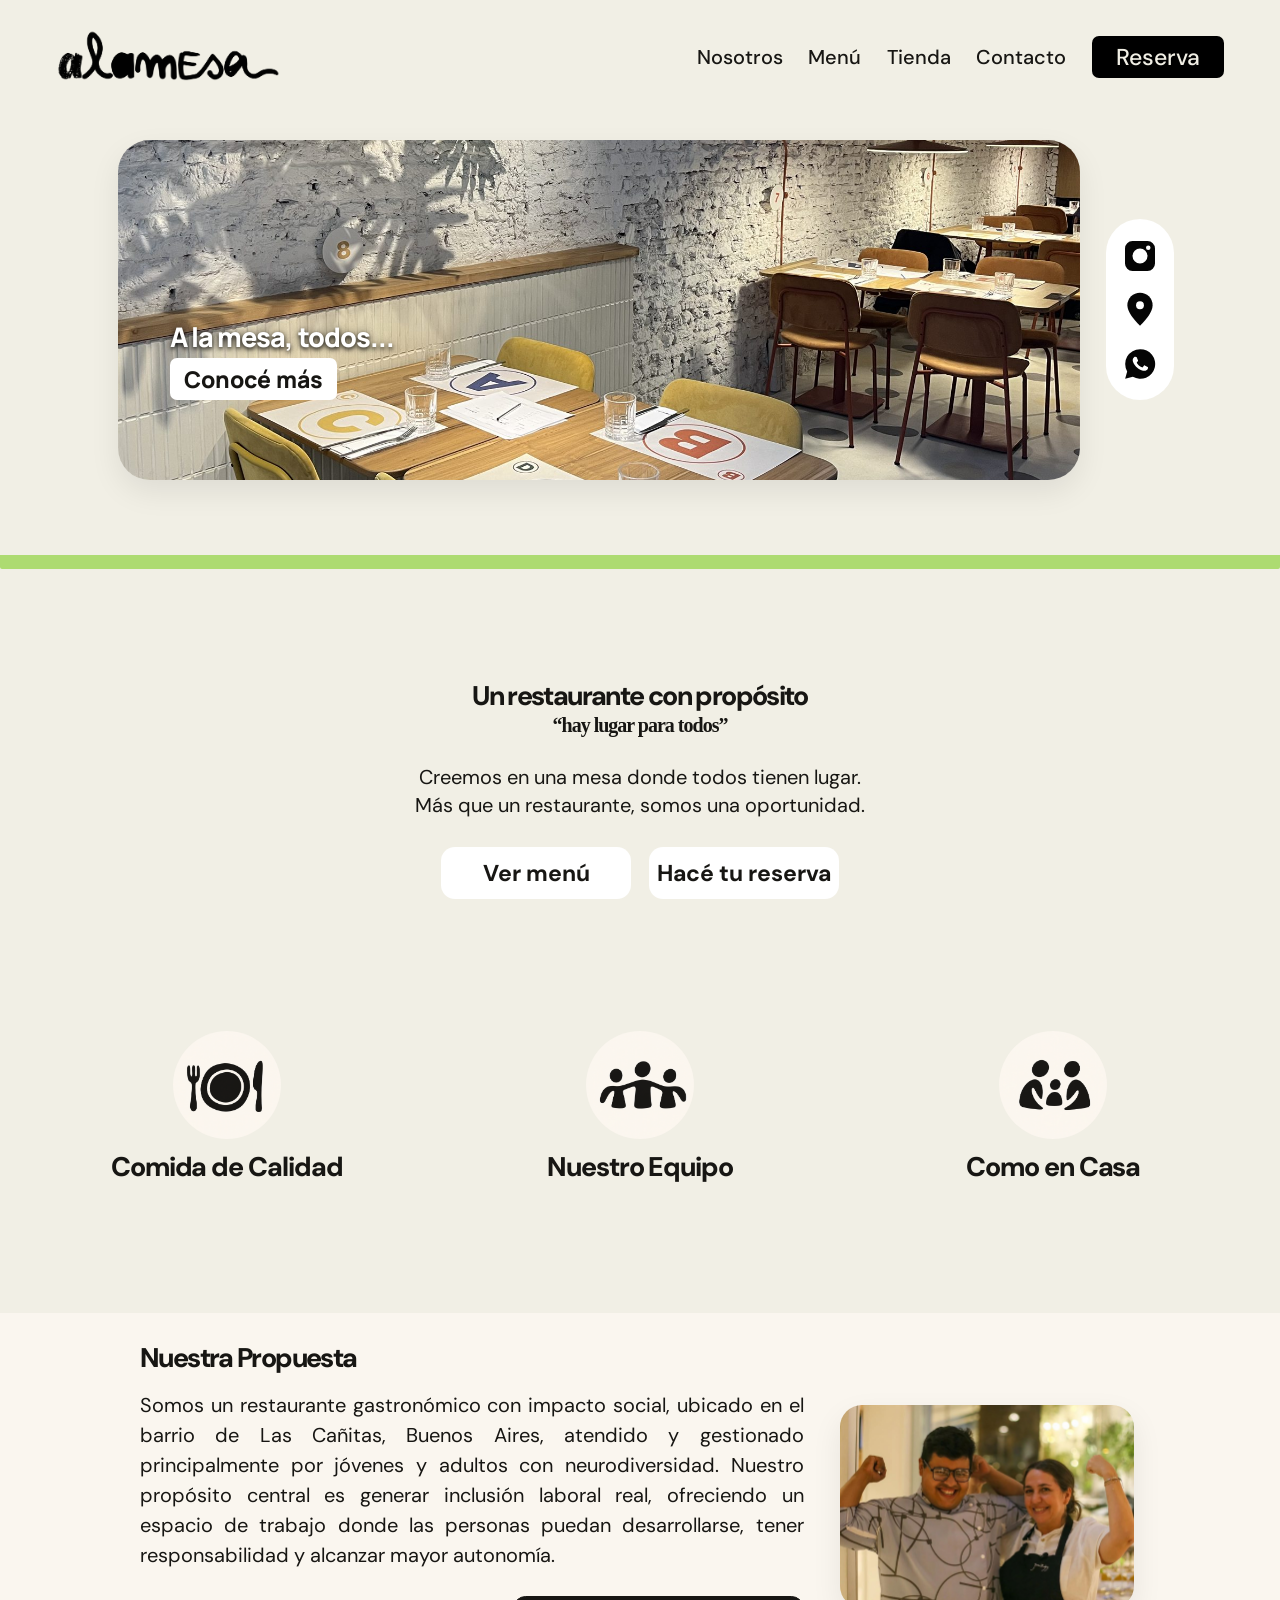
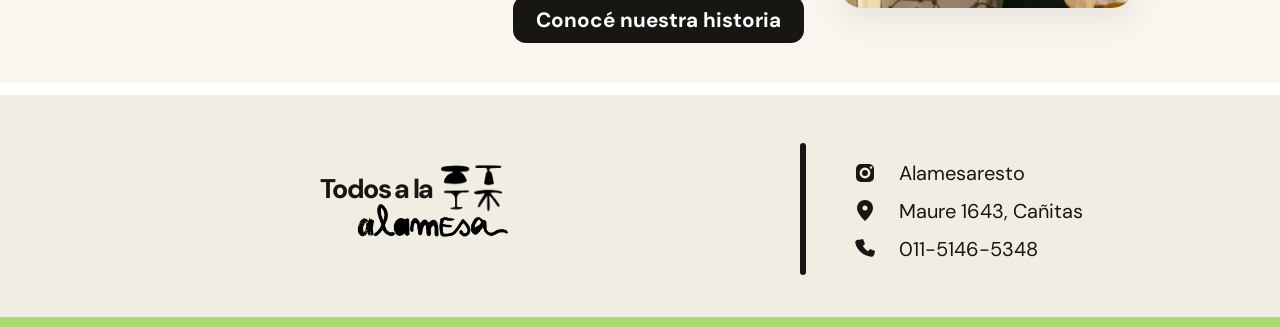
<file: index.html>
<!DOCTYPE html>
<html lang="es">
  <head>
    <meta charset="UTF-8" />
    <meta name="viewport" content="width=device-width, initial-scale=1.0" />
    <meta
      name="description"
      content="Alamesa: un restaurante con propósito. Buena comida, inclusión laboral y una mesa donde todos tienen lugar."
    />
    <title>Alamesa | A la mesa, todos</title>
    <link rel="preconnect" href="https://fonts.googleapis.com" />
    <link rel="preconnect" href="https://fonts.gstatic.com" crossorigin />
    <link
      href="https://fonts.googleapis.com/css2?family=Caveat+Brush&family=DM+Sans:wght@400;500;600;700&family=Manrope:wght@400;500;600;700;800&display=swap"
      rel="stylesheet"
    />
    <link rel="stylesheet" href="index.css" />
  </head>
  <body>
    <div class="page-shell home-shell">
      <header class="topbar" id="inicio">
        <a class="brand" href="index.html" aria-label="Alamesa, volver al inicio"><img src="logo.png" alt="Alamesa" /></a>
        <nav class="main-navigation" id="navegacion-principal" aria-label="Navegación principal">
          <a href="nosotros.html">Nosotros</a>
          <a href="menu.html">Menú</a>
          <a class="shop-link" href="tienda.html">Tienda</a>
          <a href="contacto.html">Contacto</a>
          <a href="reserva.html">Reserva</a>
        </nav>
        <div class="header-actions">
          <a class="reserve-btn" href="reserva.html#reserva">Reserva</a>
          <button class="menu-btn" id="boton-menu" aria-label="Abrir menú" aria-expanded="false"><span></span><span></span><span></span></button>
        </div>
      </header>

      <section class="hero-panel">
        <div class="hero-image">
          <video class="hero-tour" autoplay muted loop playsinline webkit-playsinline preload="auto" poster="hero-alamesa.jpg" aria-label="Recorrido animado por el salón, las mesas y la cocina de Alamesa">
            <source src="video-alamesa-final.mp4" type="video/mp4" />
            Tu navegador no permite reproducir el video.
          </video>
          <div class="hero-copy">
            <div class="hero-title">A la mesa, todos...</div>
            <a href="nosotros.html#quienes-somos" class="ghost-link">Conocé más</a>
          </div>
        </div>

        <div class="social-stack" aria-label="Redes sociales">
          <a href="https://www.instagram.com/alamesaresto?rpxt=eG4wcTZoZ3p3MzRm" target="_blank" rel="noreferrer" aria-label="Instagram">
            <svg viewBox="0 0 24 24" aria-hidden="true"><path d="M7 2h10a5 5 0 0 1 5 5v10a5 5 0 0 1-5 5H7a5 5 0 0 1-5-5V7a5 5 0 0 1 5-5Zm5 5a5 5 0 1 0 0 10 5 5 0 0 0 0-10Zm5.5-2a1.5 1.5 0 1 0 0 3 1.5 1.5 0 0 0 0-3Z"/><path class="social-cutout" d="M12 9a3 3 0 1 1 0 6 3 3 0 0 1 0-6Z"/></svg>
          </a>
          <a href="https://maps.google.com/?q=Maure+1643,+Buenos+Aires" target="_blank" rel="noreferrer" aria-label="Ubicación de Alamesa"><svg viewBox="0 0 24 24" aria-hidden="true"><path d="M12 22s8-7.3 8-13a8 8 0 1 0-16 0c0 5.7 8 13 8 13Z"/><circle cx="12" cy="9" r="2.5" fill="white"/></svg></a>
          <a href="https://wa.me/541151465348" target="_blank" rel="noreferrer" aria-label="WhatsApp">
            <svg viewBox="0 0 24 24" aria-hidden="true"><path d="M12 1a11 11 0 0 0-9.5 16.5L1 23l5.7-1.5A11 11 0 1 0 12 1Z"/><path class="social-cutout" d="M8.6 6.5c-.3 0-.7.1-1 .5-.3.3-1 1-1 2.3 0 1.4 1 2.7 1.1 2.9.1.2 2 3.1 4.9 4.2 2.4.9 2.9.7 3.4.6.5-.1 1.6-.7 1.8-1.4.2-.6.2-1.1.1-1.2-.1-.1-.3-.2-.6-.4l-1.8-.9c-.2-.1-.4-.2-.6.2-.2.3-.7.9-.9 1.1-.2.2-.3.2-.6.1-.3-.1-1.2-.4-2.2-1.3-.8-.7-1.3-1.6-1.5-1.9-.2-.3 0-.4.1-.6l.4-.5c.2-.2.2-.3.3-.5.1-.2 0-.4 0-.5l-.8-1.9c-.2-.5-.4-.5-.7-.5h-.4Z"/></svg>
          </a>
        </div>
      </section>

      <div class="green-band" aria-hidden="true"></div>

      <main>
        <section class="about section" id="nosotros">
          <div class="section-heading">
            <div class="heading-inline">
              <h2>Un restaurante con propósito</h2>
            </div>
            <p class="script-line">“hay lugar para todos”</p>
          </div>

          <p class="lead-text">
            Creemos en una mesa donde todos tienen lugar.<br />Más que un restaurante, somos una oportunidad.
          </p>

          <div class="cta-row">
            <a href="menu.html#menu-comidas" class="btn btn-light">Ver menú</a>
            <a href="reserva.html#reserva" class="btn btn-light">Hacé tu reserva</a>
          </div>
        </section>

        <section class="values-block">
          <div class="value-grid">
            <article class="value-card">
              <a class="nosotros-value-link" href="menu.html">
              <div class="value-icon image-icon icon-food" role="img" aria-label="Plato con cubiertos"></div>
              <h3>Comida de Calidad</h3>
              </a>
            </article>
            <article class="value-card">
              <a class="nosotros-value-link" href="nosotros.html#nuestro-equipo">
              <div class="value-icon image-icon icon-team" role="img" aria-label="Tres personas juntas"></div>
              <h3>Nuestro Equipo</h3>
              </a>
            </article>
            <article class="value-card">
              <a class="nosotros-value-link" href="nosotros.html#sentirse-en-casa">
              <div class="value-icon image-icon icon-home" role="img" aria-label="Familia reunida"></div>
              <h3>Como en Casa</h3>
              </a>
            </article>
          </div>
        </section>

        <section class="proposal section" id="historia">
          <div class="proposal-header">
            <div class="proposal-title">
              <h2>Nuestra Propuesta</h2>
            </div>
          </div>

          <div class="proposal-layout">
            <div class="proposal-copy">
              <p>
                Somos un restaurante gastronómico con impacto social, ubicado en el barrio de Las Cañitas,
                Buenos Aires, atendido y gestionado principalmente por jóvenes y adultos con neurodiversidad.
                Nuestro propósito central es generar inclusión laboral real, ofreciendo un espacio de trabajo donde
                las personas puedan desarrollarse, tener responsabilidad y alcanzar mayor autonomía.
              </p>
              <a href="nosotros.html#quienes-somos" class="btn btn-dark story-btn">Conocé nuestra historia</a>
            </div>

            <div class="proposal-image">
              <img
                src="nuestra-propuesta.jpg"
                alt="Un integrante del equipo y una cocinera celebrando juntos"
              />
            </div>
          </div>
        </section>

      </main>

      <footer class="contact-strip home-footer" id="contacto">
        <div class="contact-block">
          <div class="contact-left">
            <div class="footer-heading">
              <h2>Todos a la</h2>
              <span class="footer-doodle" aria-hidden="true">
                <img src="footer-mesas.jpeg" alt="" />
              </span>
            </div>
            <a class="brand-footer" href="#inicio" aria-label="Alamesa, volver al inicio">
              <img src="logo.png" alt="" />
            </a>
          </div>
          <address class="contact-right">
            <a class="mini-item" href="https://www.instagram.com/alamesaresto?rpxt=eG4wcTZoZ3p3MzRm" target="_blank" rel="noreferrer">
              <svg viewBox="0 0 24 24" aria-hidden="true"><rect x="3" y="3" width="18" height="18" rx="5"/><circle class="icon-outline" cx="12" cy="12" r="4.2"/><circle class="icon-cutout" cx="18" cy="6.5" r="1.2"/></svg>
              <span>Alamesaresto</span>
            </a>
            <a class="mini-item" href="https://maps.google.com/?q=Maure+1643,+Cañitas" target="_blank" rel="noreferrer">
              <svg viewBox="0 0 24 24" aria-hidden="true"><path d="M12 22s8-7.3 8-13a8 8 0 1 0-16 0c0 5.7 8 13 8 13Z"/><circle class="icon-cutout" cx="12" cy="9" r="2.5"/></svg>
              <span>Maure 1643, Cañitas</span>
            </a>
            <a class="mini-item" href="tel:+541151465348">
              <svg viewBox="0 0 24 24" aria-hidden="true"><path d="M6.6 2.8 10 2l2 5-2.2 2a15 15 0 0 0 5.2 5.2l2-2.2 5 2-.8 3.4a3 3 0 0 1-3.3 2.3A18 18 0 0 1 2.3 6.1a3 3 0 0 1 2.3-3.3Z"/></svg>
              <span>011-5146-5348</span>
            </a>
          </address>
        </div>
      </footer>
    </div>

    <script src="index.js"></script>
  </body>
</html>
</file>
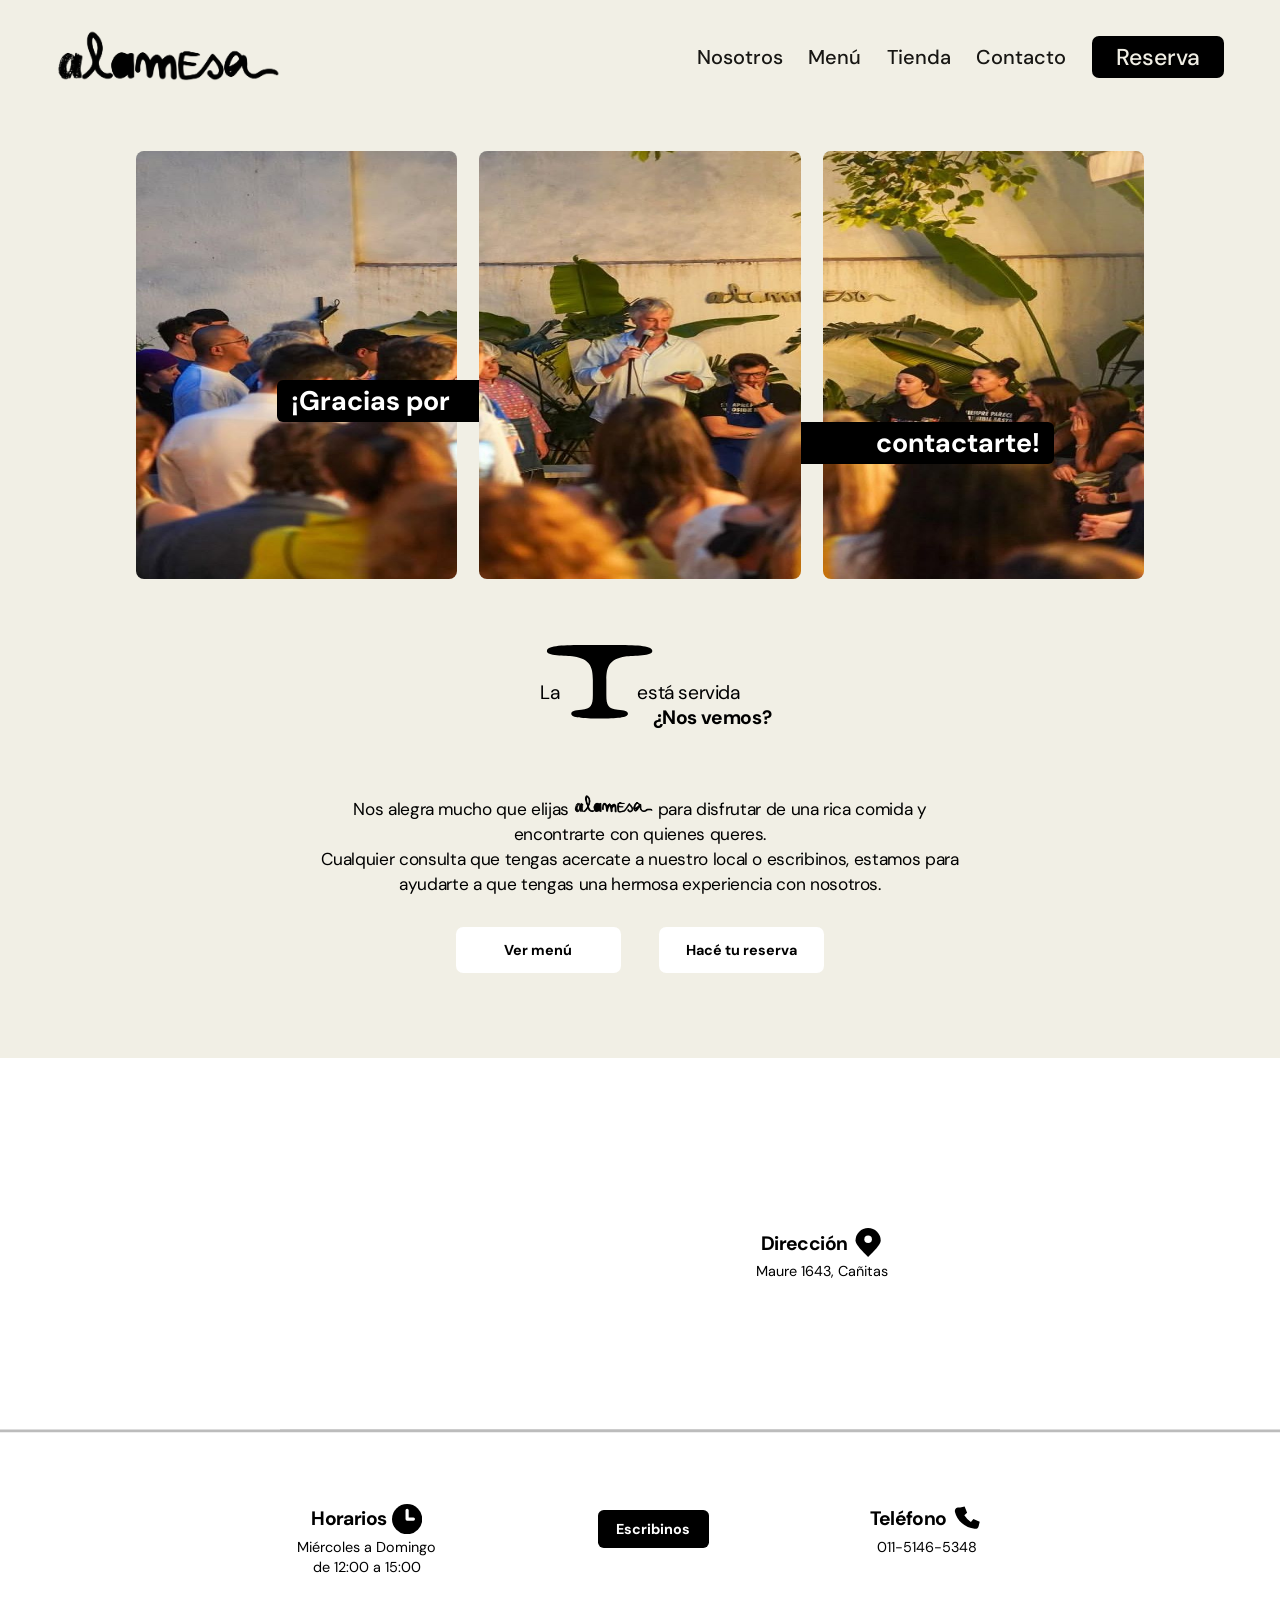
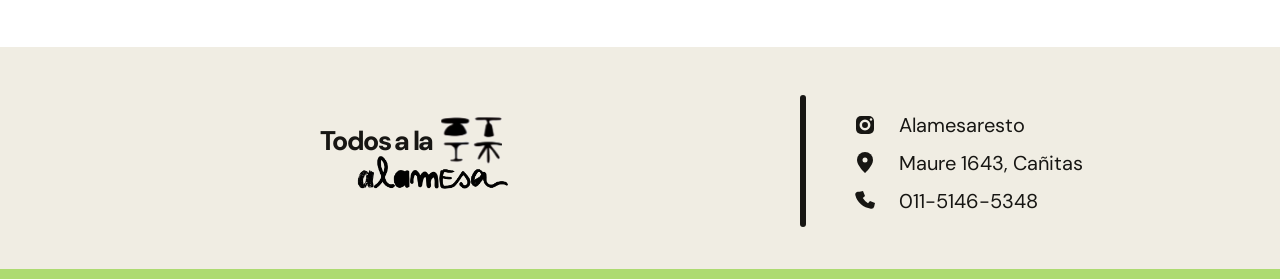
<file: contacto.html>
<!DOCTYPE html>
<html lang="es">
  <head>
    <meta charset="UTF-8" />
    <meta name="viewport" content="width=device-width, initial-scale=1.0" />
    <meta name="description" content="Alamesa: un restaurante con propósito. Buena comida, inclusión laboral y una mesa donde todos tienen lugar." />
    <title>Alamesa | Contacto</title>
    <link rel="preconnect" href="https://fonts.googleapis.com" />
    <link rel="preconnect" href="https://fonts.gstatic.com" crossorigin />
    <link href="https://fonts.googleapis.com/css2?family=Caveat+Brush&family=DM+Sans:wght@400;500;600;700&family=Manrope:wght@400;500;600;700;800&display=swap" rel="stylesheet" />
    <link rel="stylesheet" href="index.css" />
  </head>
  <body>
    <div class="page-shell contact-shell">
      <header class="topbar" id="inicio">
        <a class="brand" href="index.html" aria-label="Alamesa, volver al inicio"><img src="logo.png" alt="Alamesa" /></a>
        <nav class="main-navigation" id="navegacion-principal" aria-label="Navegación principal">
          <a href="nosotros.html">Nosotros</a>
          <a href="menu.html">Menú</a>
          <a class="shop-link" href="tienda.html">Tienda</a>
          <a href="contacto.html">Contacto</a>
          <a href="reserva.html">Reserva</a>
        </nav>
        <div class="header-actions">
          <a class="reserve-btn" href="reserva.html#reserva">Reserva</a>
          <button class="menu-btn" id="boton-menu" aria-label="Abrir menú" aria-expanded="false"><span></span><span></span><span></span></button>
        </div>
      </header>
      <main class="contact-page">
        <section class="contact-hero" aria-labelledby="contact-title">
          <div class="contact-hero-photos" role="img" aria-label="Encuentro del equipo y visitantes en Alamesa">
            <div class="contact-hero-photo"></div>
            <div class="contact-hero-photo"></div>
            <div class="contact-hero-photo"></div>
          </div>
          <h1 id="contact-title"><span>¡Gracias por</span><span>contactarte!</span></h1>
        </section>
        <section class="contact-welcome" aria-labelledby="contact-welcome-title">
          <h2 class="contact-welcome-title" id="contact-welcome-title" aria-label="La mesa está servida. ¿Nos vemos?">
            <span class="contact-table-line" aria-hidden="true"><span>La</span><svg viewBox="0 0 160 110"><path d="M80 1C39 1 4 0 2 9c-2 9 28 7 40 9 23 4 28 14 28 35v22c0 16-3 20-17 22-10 1-15 2-15 6 0 6 17 7 42 7s42-1 42-7c0-4-5-5-15-6-14-2-17-6-17-22V53c0-21 5-31 28-35 12-2 42 0 40-9-2-9-37-8-78-8Z"/></svg><span>está servida</span></span>
            <strong>¿Nos vemos?</strong>
          </h2>
          <p>Nos alegra mucho que elijas <img class="inline-brand" src="logo.png" alt="Alamesa" /> para disfrutar de una rica comida y encontrarte con quienes queres.<br />Cualquier consulta que tengas acercate a nuestro local o escribinos, estamos para ayudarte a que tengas una hermosa experiencia con nosotros.</p>
          <div class="contact-welcome-actions">
            <a href="menu.html#menu-comidas">Ver menú</a>
            <a href="reserva.html#reserva">Hacé tu reserva</a>
          </div>
        </section>
        <section class="contact-location" aria-label="Dónde encontrarnos y cómo contactarnos">
          <div class="contact-location-top">
            <iframe class="contact-map" title="Ubicación de Alamesa en Maure 1643, Cañitas" src="https://maps.google.com/maps?q=Alamesa%20Maure%201643%20Buenos%20Aires&amp;output=embed" loading="lazy" referrerpolicy="no-referrer-when-downgrade" allowfullscreen></iframe>
            <div class="contact-location-address">
              <h2>Dirección <svg viewBox="0 0 24 24" aria-hidden="true"><path d="M12 23S2 14 2 10a10 10 0 0 1 20 0c0 4-10 13-10 13Z"/><circle cx="12" cy="9" r="3" fill="white"/></svg></h2>
              <a href="https://maps.google.com/?q=Maure+1643,+Buenos+Aires" target="_blank" rel="noreferrer">Maure 1643, Cañitas</a>
            </div>
          </div>
          <div class="contact-location-bottom">
            <div>
              <h2>Horarios <svg viewBox="0 0 24 24" aria-hidden="true"><circle cx="12" cy="12" r="12"/><path d="M12 5v7h5" fill="none" stroke="white" stroke-width="2.5" stroke-linecap="round" stroke-linejoin="round"/></svg></h2>
              <p>Miércoles a Domingo<br />de 12:00 a 15:00</p>
            </div>
            <a class="contact-write" href="https://wa.me/541151465348" target="_blank" rel="noreferrer">Escribinos</a>
            <div>
              <h2>Teléfono <svg viewBox="0 0 24 24" aria-hidden="true"><path d="M6.6 2.8 10 2l2 5-2.2 2a15 15 0 0 0 5.2 5.2l2-2.2 5 2-.8 3.4a3 3 0 0 1-3.3 2.3A18 18 0 0 1 2.3 6.1a3 3 0 0 1 2.3-3.3Z"/></svg></h2>
              <a href="tel:+541151465348">011-5146-5348</a>
            </div>
          </div>
        </section>
      </main>
      <footer class="contact-strip home-footer" id="contacto">
        <div class="contact-block">
          <div class="contact-left">
            <div class="footer-heading">
              <h2>Todos a la</h2>
              <span class="footer-doodle" aria-hidden="true">
                <img src="footer-mesas.jpeg" alt="" />
              </span>
            </div>
            <a class="brand-footer" href="#inicio" aria-label="Alamesa, volver al inicio">
              <img src="logo.png" alt="" />
            </a>
          </div>
          <address class="contact-right">
            <a class="mini-item" href="https://www.instagram.com/alamesaresto?rpxt=eG4wcTZoZ3p3MzRm" target="_blank" rel="noreferrer">
              <svg viewBox="0 0 24 24" aria-hidden="true"><rect x="3" y="3" width="18" height="18" rx="5"/><circle class="icon-outline" cx="12" cy="12" r="4.2"/><circle class="icon-cutout" cx="18" cy="6.5" r="1.2"/></svg>
              <span>Alamesaresto</span>
            </a>
            <a class="mini-item" href="https://maps.google.com/?q=Maure+1643,+Cañitas" target="_blank" rel="noreferrer">
              <svg viewBox="0 0 24 24" aria-hidden="true"><path d="M12 22s8-7.3 8-13a8 8 0 1 0-16 0c0 5.7 8 13 8 13Z"/><circle class="icon-cutout" cx="12" cy="9" r="2.5"/></svg>
              <span>Maure 1643, Cañitas</span>
            </a>
            <a class="mini-item" href="tel:+541151465348">
              <svg viewBox="0 0 24 24" aria-hidden="true"><path d="M6.6 2.8 10 2l2 5-2.2 2a15 15 0 0 0 5.2 5.2l2-2.2 5 2-.8 3.4a3 3 0 0 1-3.3 2.3A18 18 0 0 1 2.3 6.1a3 3 0 0 1 2.3-3.3Z"/></svg>
              <span>011-5146-5348</span>
            </a>
          </address>
        </div>
      </footer>
    </div>
    <script src="index.js"></script>
  </body>
</html>
</file>
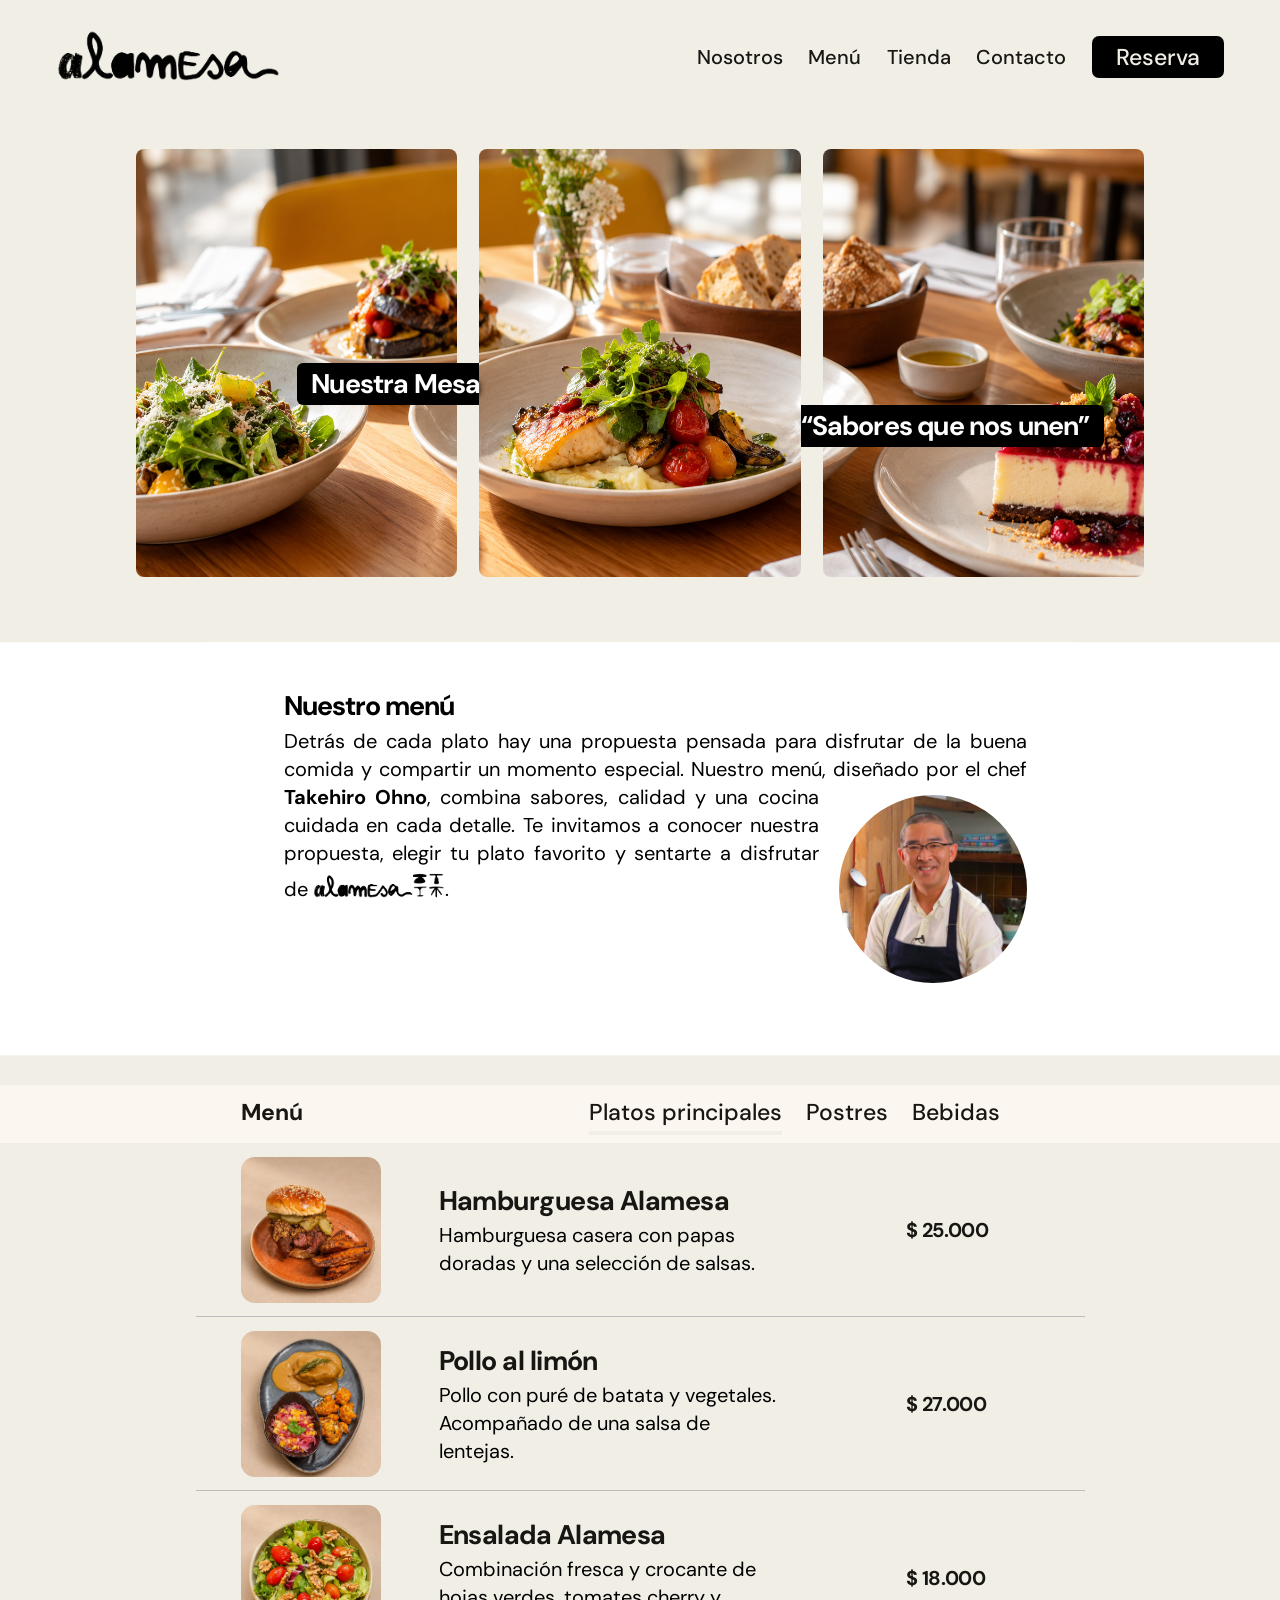
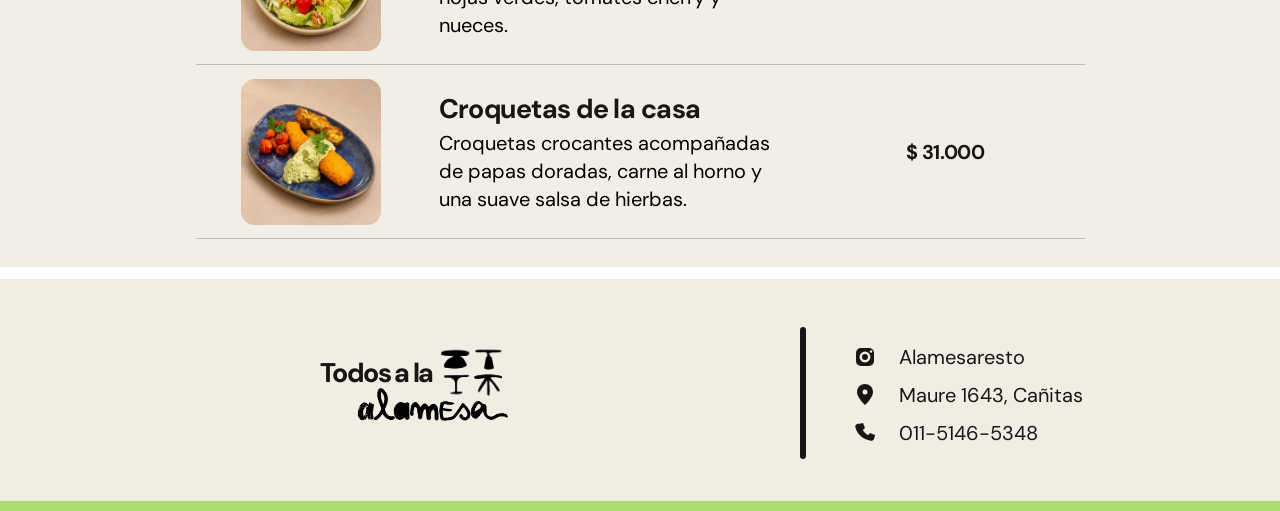
<file: menu.html>
<!DOCTYPE html>
<html lang="es">
  <head>
    <meta charset="UTF-8" />
    <meta name="viewport" content="width=device-width, initial-scale=1.0" />
    <meta name="description" content="Alamesa: un restaurante con propósito. Buena comida, inclusión laboral y una mesa donde todos tienen lugar." />
    <title>Alamesa | Nuestro menú</title>
    <link rel="preconnect" href="https://fonts.googleapis.com" />
    <link rel="preconnect" href="https://fonts.gstatic.com" crossorigin />
    <link href="https://fonts.googleapis.com/css2?family=Caveat+Brush&family=DM+Sans:wght@400;500;600;700&family=Manrope:wght@400;500;600;700;800&display=swap" rel="stylesheet" />
    <link rel="stylesheet" href="index.css" />
  </head>
  <body>
    <div class="page-shell menu-shell">
      <header class="topbar" id="inicio">
        <a class="brand" href="index.html" aria-label="Alamesa, volver al inicio"><img src="logo.png" alt="Alamesa" /></a>
        <nav class="main-navigation" id="navegacion-principal" aria-label="Navegación principal">
          <a href="nosotros.html">Nosotros</a>
          <a href="menu.html">Menú</a>
          <a class="shop-link" href="tienda.html">Tienda</a>
          <a href="contacto.html">Contacto</a>
          <a href="reserva.html">Reserva</a>
        </nav>
        <div class="header-actions">
          <a class="reserve-btn" href="reserva.html#reserva">Reserva</a>
          <button class="menu-btn" id="boton-menu" aria-label="Abrir menú" aria-expanded="false"><span></span><span></span><span></span></button>
        </div>
      </header>
      <main>
        <section class="menu-hero" aria-labelledby="menu-hero-title">
          <div class="menu-hero-photos" role="img" aria-label="Mesa con platos de pescado, vegetales, ensalada, pan y postre">
            <div class="menu-hero-photo"></div>
            <div class="menu-hero-photo"></div>
            <div class="menu-hero-photo"></div>
          </div>
          <h1 id="menu-hero-title"><span>Nuestra Mesa</span><span>“Sabores que nos unen”</span></h1>
        </section>
        <section class="menu-block" id="menu">
          <div class="menu-intro">
            <h2>Nuestro menú</h2>
            <div class="chef-portrait">
              <img src="chef-takehiro-ohno.jpg" alt="Chef Takehiro Ohno" width="188" height="188" />
            </div>
            <p>Detrás de cada plato hay una propuesta pensada para disfrutar de la buena comida y compartir un momento especial. Nuestro menú, diseñado por el chef <strong>Takehiro Ohno</strong>, combina sabores, calidad y una cocina cuidada en cada detalle. Te invitamos a conocer nuestra propuesta, elegir tu plato favorito y sentarte a disfrutar <span class="menu-intro-signature">de <img class="inline-brand" src="logo.png" alt="Alamesa" /><span class="menu-intro-tables" aria-hidden="true"></span>.</span></p>
          </div>



          <div class="menu-tabs" id="menu-comidas" role="tablist" aria-label="Categorías del menú">
            <button class="tab menu-all" type="button" data-categoria="todos">Menú</button>
            <button class="tab active" type="button" data-categoria="principales">Platos principales</button>
            <button class="tab" type="button" data-categoria="postres">Postres</button>
            <button class="tab" type="button" data-categoria="bebidas">Bebidas</button>
          </div>

          <div class="menu-items" id="lista-platos">
            <article class="menu-item" data-categoria="principales">
              <div class="menu-thumb main-dish-photo main-dish-hamburguesa" role="img" aria-label="Hamburguesa Alamesa"></div>
              <div class="item-copy">
                <h3>Hamburguesa Alamesa</h3>
                <p>Hamburguesa casera con papas doradas y una selección de salsas.</p>
              </div>
              <div class="item-price">$ 25.000</div>
            </article>

            <article class="menu-item" data-categoria="principales">
              <div class="menu-thumb main-dish-photo main-dish-pollo" role="img" aria-label="Pollo al limón"></div>
              <div class="item-copy">
                <h3>Pollo al limón</h3>
                <p>Pollo con puré de batata y vegetales. Acompañado de una salsa de lentejas.</p>
              </div>
              <div class="item-price">$ 27.000</div>
            </article>

            <article class="menu-item" data-categoria="principales">
              <div class="menu-thumb main-dish-photo main-dish-ensalada" role="img" aria-label="Ensalada Alamesa"></div>
              <div class="item-copy">
                <h3>Ensalada Alamesa</h3>
                <p>Combinación fresca y crocante de hojas verdes, tomates cherry y nueces.</p>
              </div>
              <div class="item-price">$ 18.000</div>
            </article>

            <article class="menu-item" data-categoria="principales">
              <div class="menu-thumb main-dish-photo main-dish-croquetas" role="img" aria-label="Croquetas de la casa"></div>
              <div class="item-copy">
                <h3>Croquetas de la casa</h3>
                <p>Croquetas crocantes acompañadas de papas doradas, carne al horno y una suave salsa de hierbas.</p>
              </div>
              <div class="item-price">$ 31.000</div>
            </article>
            <article class="menu-item" data-categoria="postres" hidden>
              <div class="menu-thumb dessert-photo dessert-flan" role="img" aria-label="Foto ilustrativa de flan casero con caramelo y dulce de leche"></div>
              <div class="item-copy"><h3>Flan casero</h3><p>Flan con caramelo y dulce de leche.</p></div>
              <div class="item-price">$ 6.500</div>
            </article>
            <article class="menu-item" data-categoria="postres" hidden>
              <div class="menu-thumb dessert-photo dessert-budin" role="img" aria-label="Foto ilustrativa de budín de pan con caramelo y crema"></div>
              <div class="item-copy"><h3>Budín de pan</h3><p>Una porción de budín de pan con caramelo y crema.</p></div>
              <div class="item-price">$ 6.000</div>
            </article>
            <article class="menu-item" data-categoria="postres" hidden>
              <div class="menu-thumb dessert-photo dessert-vigilante" role="img" aria-label="Foto ilustrativa de queso y dulce de membrillo"></div>
              <div class="item-copy"><h3>Vigilante</h3><p>El clásico queso y dulce de membrillo.</p></div>
              <div class="item-price">$ 5.500</div>
            </article>
            <article class="menu-item" data-categoria="bebidas" hidden>
              <div class="menu-thumb drink-photo drink-agua" role="img" aria-label="Foto ilustrativa de Agua mineral"></div>
              <div class="item-copy"><h3>Agua mineral</h3><p>Con gas o sin gas.</p></div>
              <div class="item-price">$ 3.000</div>
            </article>
            <article class="menu-item" data-categoria="bebidas" hidden>
              <div class="menu-thumb drink-photo drink-gaseosa" role="img" aria-label="Foto ilustrativa de Gaseosas"></div>
              <div class="item-copy"><h3>Gaseosas</h3><p>Una opción clásica para acompañar tu comida.</p></div>
              <div class="item-price">$ 3.500</div>
            </article>
            <article class="menu-item" data-categoria="bebidas" hidden>
              <div class="menu-thumb drink-photo drink-limonada" role="img" aria-label="Foto ilustrativa de Limonada"></div>
              <div class="item-copy"><h3>Limonada</h3><p>Limón y agua, una combinación fresca y tradicional.</p></div>
              <div class="item-price">$ 4.500</div>
            </article>
            <article class="menu-item" data-categoria="bebidas" hidden>
              <div class="menu-thumb drink-photo drink-jugo" role="img" aria-label="Foto ilustrativa de Jugo de naranja"></div>
              <div class="item-copy"><h3>Jugo de naranja</h3><p>El sabor de la naranja para acompañar la mesa.</p></div>
              <div class="item-price">$ 4.500</div>
            </article>
            <article class="menu-item" data-categoria="bebidas" hidden>
              <div class="menu-thumb drink-photo drink-cafe" role="img" aria-label="Foto ilustrativa de Café"></div>
              <div class="item-copy"><h3>Café</h3><p>Solo, cortado o con leche.</p></div>
              <div class="item-price">$ 3.000</div>
            </article>
            <article class="menu-item" data-categoria="bebidas" hidden>
              <div class="menu-thumb drink-photo drink-te" role="img" aria-label="Foto ilustrativa de Té"></div>
              <div class="item-copy"><h3>Té</h3><p>Una infusión clásica para disfrutar de la sobremesa.</p></div>
              <div class="item-price">$ 2.500</div>
            </article>
          </div>
        </section>
      </main>
      <footer class="contact-strip home-footer" id="contacto">
        <div class="contact-block">
          <div class="contact-left">
            <div class="footer-heading">
              <h2>Todos a la</h2>
              <span class="footer-doodle" aria-hidden="true">
                <img src="footer-mesas.jpeg" alt="" />
              </span>
            </div>
            <a class="brand-footer" href="#inicio" aria-label="Alamesa, volver al inicio">
              <img src="logo.png" alt="" />
            </a>
          </div>
          <address class="contact-right">
            <a class="mini-item" href="https://www.instagram.com/alamesaresto?rpxt=eG4wcTZoZ3p3MzRm" target="_blank" rel="noreferrer">
              <svg viewBox="0 0 24 24" aria-hidden="true"><rect x="3" y="3" width="18" height="18" rx="5"/><circle class="icon-outline" cx="12" cy="12" r="4.2"/><circle class="icon-cutout" cx="18" cy="6.5" r="1.2"/></svg>
              <span>Alamesaresto</span>
            </a>
            <a class="mini-item" href="https://maps.google.com/?q=Maure+1643,+Cañitas" target="_blank" rel="noreferrer">
              <svg viewBox="0 0 24 24" aria-hidden="true"><path d="M12 22s8-7.3 8-13a8 8 0 1 0-16 0c0 5.7 8 13 8 13Z"/><circle class="icon-cutout" cx="12" cy="9" r="2.5"/></svg>
              <span>Maure 1643, Cañitas</span>
            </a>
            <a class="mini-item" href="tel:+541151465348">
              <svg viewBox="0 0 24 24" aria-hidden="true"><path d="M6.6 2.8 10 2l2 5-2.2 2a15 15 0 0 0 5.2 5.2l2-2.2 5 2-.8 3.4a3 3 0 0 1-3.3 2.3A18 18 0 0 1 2.3 6.1a3 3 0 0 1 2.3-3.3Z"/></svg>
              <span>011-5146-5348</span>
            </a>
          </address>
        </div>
      </footer>
    </div>
    <script src="index.js"></script>
  </body>
</html>
</file>
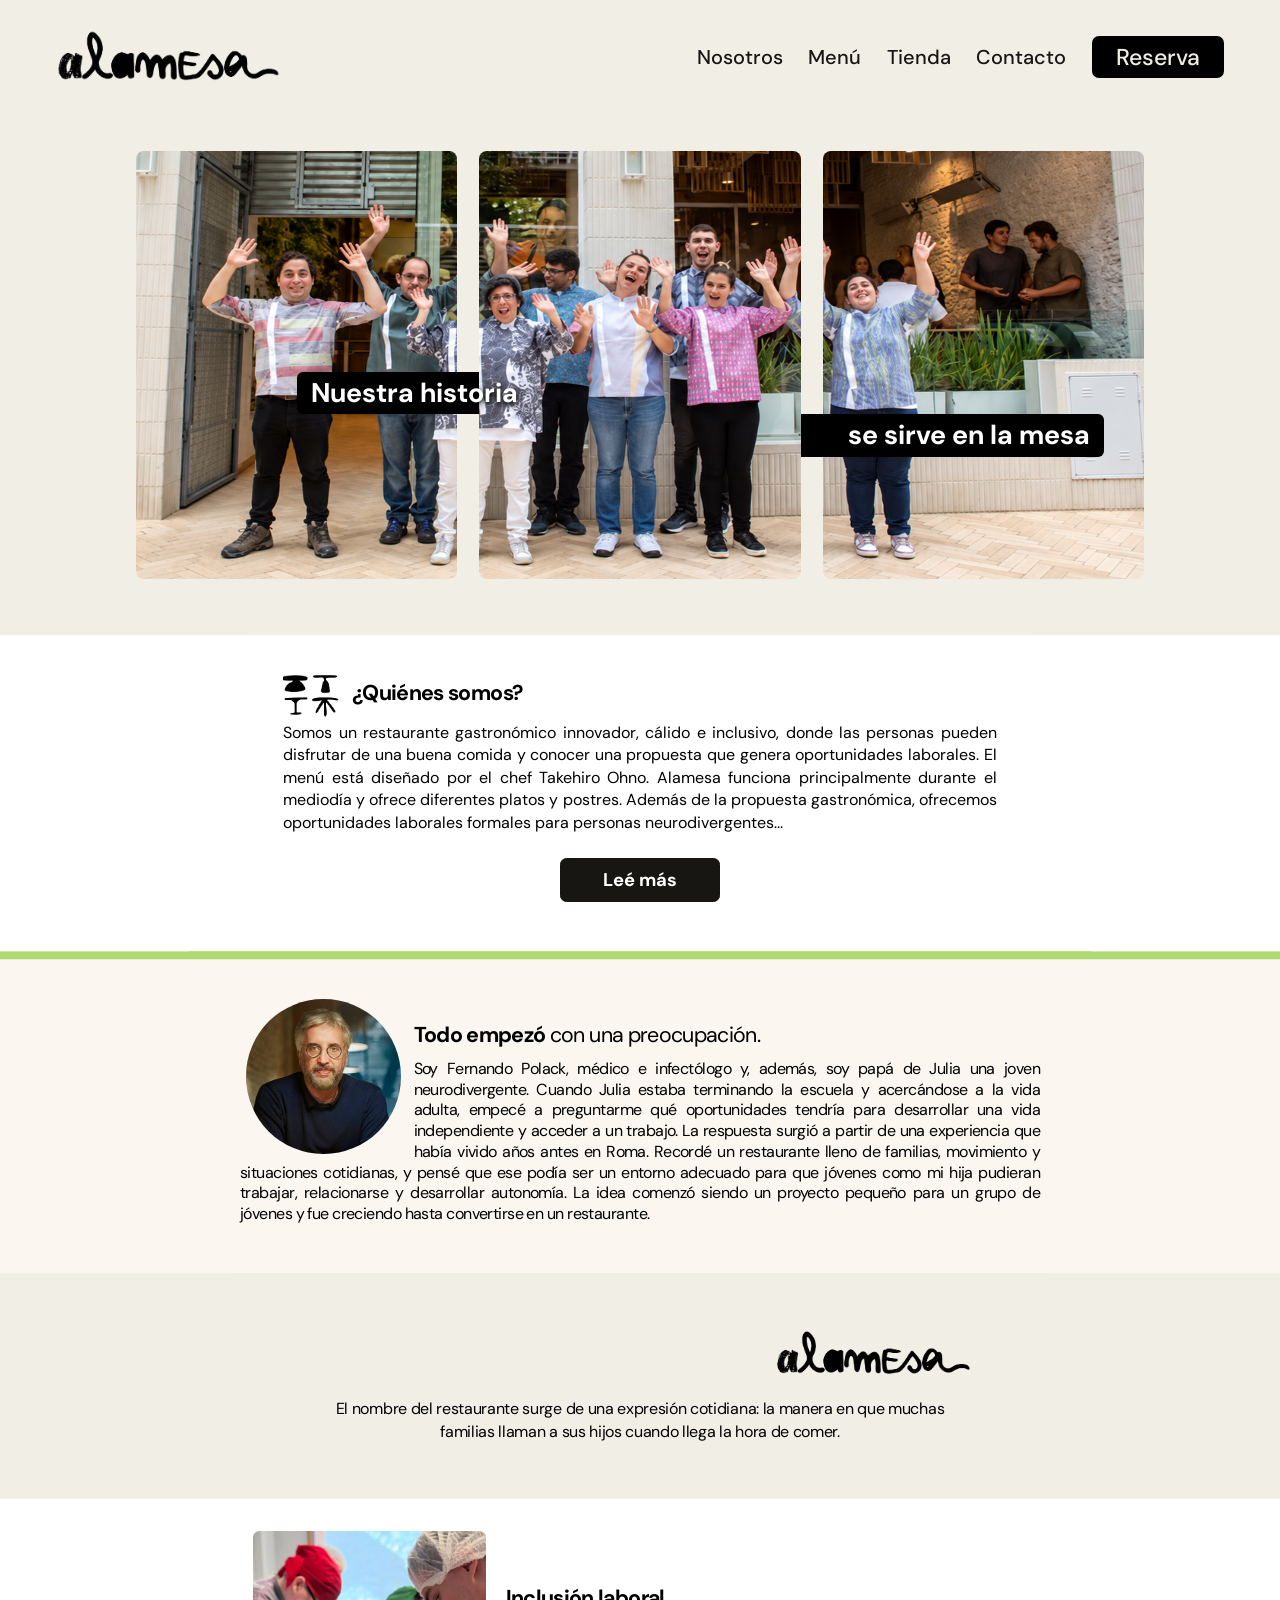
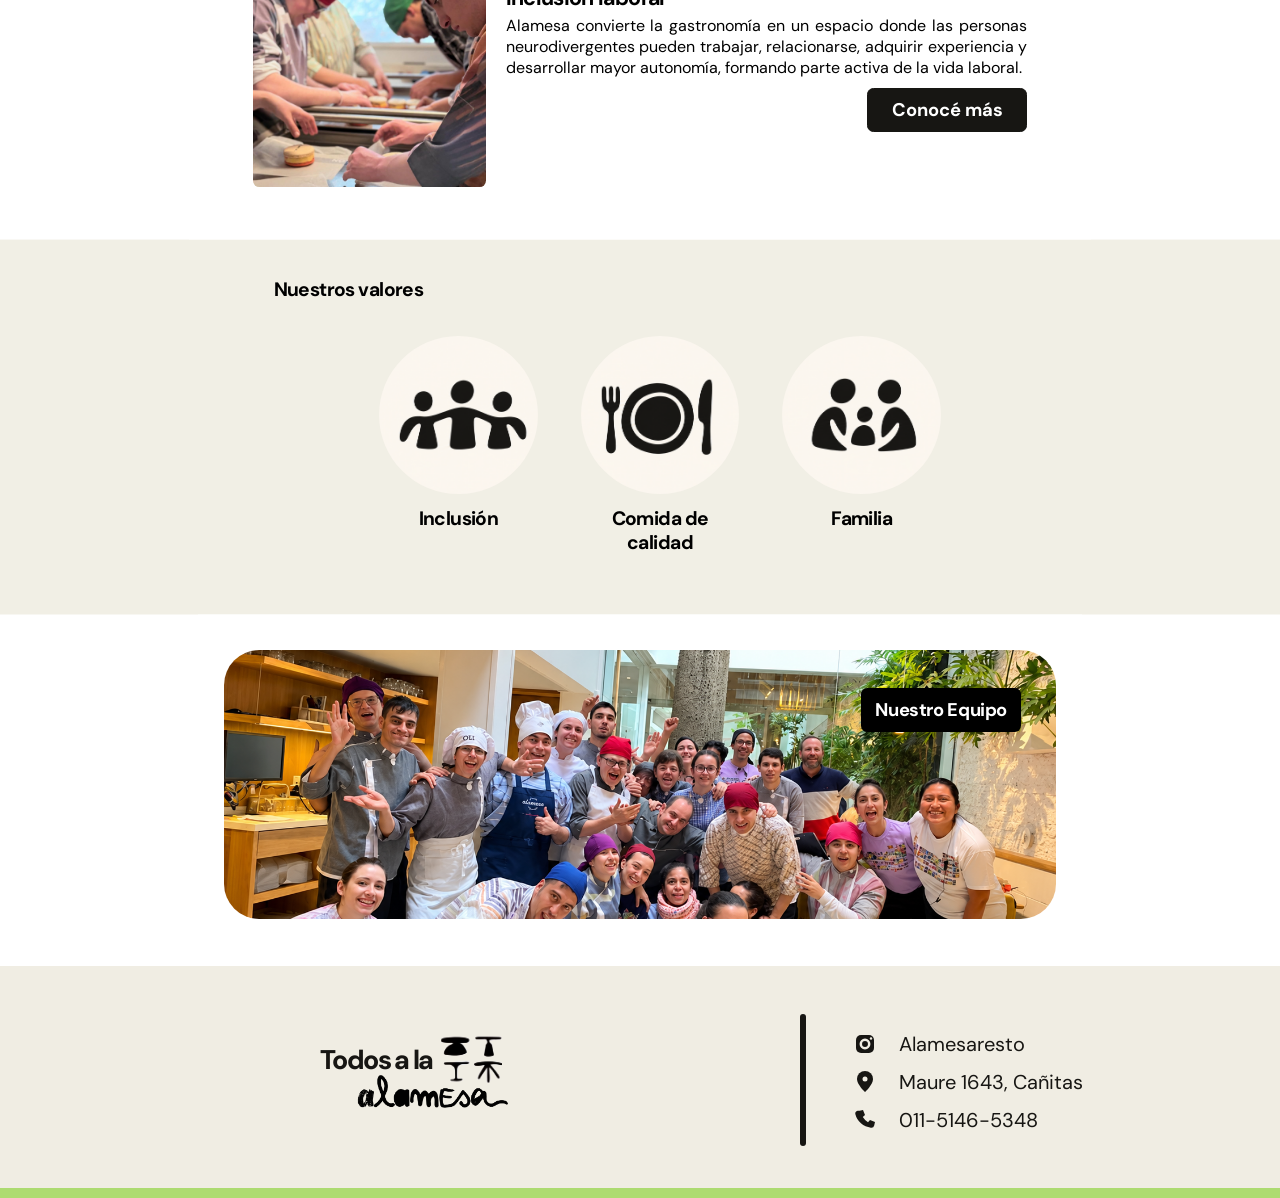
<file: nosotros.html>
<!DOCTYPE html>
<html lang="es">
  <head>
    <meta charset="UTF-8" />
    <meta name="viewport" content="width=device-width, initial-scale=1.0" />
    <meta name="description" content="Alamesa: un restaurante con propósito. Buena comida, inclusión laboral y una mesa donde todos tienen lugar." />
    <title>Alamesa | Nosotros</title>
    <link rel="preconnect" href="https://fonts.googleapis.com" />
    <link rel="preconnect" href="https://fonts.gstatic.com" crossorigin />
    <link href="https://fonts.googleapis.com/css2?family=Caveat+Brush&family=DM+Sans:wght@400;500;600;700&family=Manrope:wght@400;500;600;700;800&display=swap" rel="stylesheet" />
    <link rel="stylesheet" href="index.css" />
  </head>
  <body>
    <div class="page-shell nosotros-shell">
      <header class="topbar" id="inicio">
        <a class="brand" href="index.html" aria-label="Alamesa, volver al inicio"><img src="logo.png" alt="Alamesa" /></a>
        <nav class="main-navigation" id="navegacion-principal" aria-label="Navegación principal">
          <a href="nosotros.html">Nosotros</a>
          <a href="menu.html">Menú</a>
          <a class="shop-link" href="tienda.html">Tienda</a>
          <a href="contacto.html">Contacto</a>
          <a href="reserva.html">Reserva</a>
        </nav>
        <div class="header-actions">
          <a class="reserve-btn" href="reserva.html#reserva">Reserva</a>
          <button class="menu-btn" id="boton-menu" aria-label="Abrir menú" aria-expanded="false"><span></span><span></span><span></span></button>
        </div>
      </header>
      <main class="nosotros-page">
        <section class="nosotros-hero" aria-labelledby="nosotros-title">
          <div class="nosotros-hero-photos" role="img" aria-label="El equipo de Alamesa saludando en la entrada del restaurante">
            <div class="nosotros-hero-photo"></div>
            <div class="nosotros-hero-photo"></div>
            <div class="nosotros-hero-photo"></div>
          </div>
          <h1 id="nosotros-title"><span>Nuestra <span class="historia-shadow">historia</span></span><span>se sirve en la mesa</span></h1>
        </section>
        <section class="nosotros-who" id="quienes-somos" aria-labelledby="nosotros-who-title">
          <h2 id="nosotros-who-title"><span class="nosotros-who-icon" aria-hidden="true"></span>¿Quiénes somos?</h2>
          <p>Somos un restaurante gastronómico innovador, cálido e inclusivo, donde las personas pueden disfrutar de una buena comida y conocer una propuesta que genera oportunidades laborales. El menú está diseñado por el chef Takehiro Ohno. Alamesa funciona principalmente durante el mediodía y ofrece diferentes platos y postres. Además de la propuesta gastronómica, ofrecemos oportunidades laborales formales para personas neurodivergentes<span id="nosotros-who-ellipsis">...</span><span id="nosotros-who-more" hidden>. Nuestro propósito central es generar inclusión laboral real, ofreciendo un espacio de trabajo donde las personas puedan desarrollarse, tener responsabilidad y alcanzar mayor autonomía.</span></p>
          <button class="btn btn-dark nosotros-read-more" type="button" aria-expanded="false" aria-controls="nosotros-who-more">Leé más</button>
        </section>
        <section class="nosotros-origin" aria-labelledby="nosotros-origin-title">
          <div class="nosotros-origin-copy">
            <img src="fernando-polack.jpg" alt="Fernando Polack" class="nosotros-founder" />
            <h2 id="nosotros-origin-title"><strong>Todo empezó</strong> con una preocupación.</h2>
            <p>Soy Fernando Polack, médico e infectólogo y, además, soy papá de Julia una joven neurodivergente. Cuando Julia estaba terminando la escuela y acercándose a la vida adulta, empecé a preguntarme qué oportunidades tendría para desarrollar una vida independiente y acceder a un trabajo. La respuesta surgió a partir de una experiencia que había vivido años antes en Roma. Recordé un restaurante lleno de familias, movimiento y situaciones cotidianas, y pensé que ese podía ser un entorno adecuado para que jóvenes como mi hija pudieran trabajar, relacionarse y desarrollar autonomía. La idea comenzó siendo un proyecto pequeño para un grupo de jóvenes y fue creciendo hasta convertirse en un restaurante.</p>
          </div>
        </section>
        <section class="nosotros-name" id="sentirse-en-casa" aria-label="El origen del nombre Alamesa: sentirse en casa">
          <img src="logo.png" alt="Alamesa" />
          <p>El nombre del restaurante surge de una expresión cotidiana: la manera en que muchas familias llaman a sus hijos cuando llega la hora de comer.</p>
          <p id="familia-details" hidden>En Alamesa queremos que cada persona que nos visite se sienta en casa. Esa invitación a la mesa expresa el sentido de nuestro restaurante: compartir una buena comida, encontrarnos y recibir a cada persona con calidez. Porque en nuestra mesa hay lugar para todos.</p>
        </section>
        <section class="nosotros-inclusion" id="inclusion-laboral" aria-labelledby="nosotros-inclusion-title">
          <img src="nosotros-inclusion.jpg" alt="Integrantes del equipo de Alamesa trabajando juntos en la cocina" />
          <div class="nosotros-inclusion-copy">
            <h2 id="nosotros-inclusion-title">Inclusión laboral</h2>
            <p>Alamesa convierte la gastronomía en un espacio donde las personas neurodivergentes pueden trabajar, relacionarse, adquirir experiencia y desarrollar mayor autonomía, formando parte activa de la vida laboral.</p>
            <button class="btn btn-dark inclusion-toggle" type="button" aria-expanded="false" aria-controls="inclusion-details">Conocé más</button>
          </div>
          <div class="inclusion-details" id="inclusion-details" hidden>
            <h3>Un entorno pensado para trabajar</h3>
            <p>En Alamesa, la inclusión también está en la manera de organizar las tareas. El restaurante desarrolló herramientas y procesos adaptados para que las personas neurodivergentes puedan participar del trabajo cotidiano en la cocina y en el servicio.</p>
            <h3>Un lenguaje compartido</h3>
            <p>Un sistema de colores relaciona los platos con los recipientes de sus ingredientes. Esta organización visual facilita identificar cada preparación y seguir sus pasos. También se desarrollaron sistemas informáticos pensados para quienes los utilizan y se dedicaron meses a probar los procedimientos y capacitar al equipo antes de la apertura.</p>
            <h3>Experiencia, autonomía y pertenencia</h3>
            <p>La propuesta busca que cada persona tenga una tarea relevante dentro de un proyecto gastronómico sustentable. El trabajo compartido abre oportunidades para adquirir experiencia, asumir responsabilidades y construir vínculos, con el objetivo de favorecer una mayor autonomía y una participación plena en la vida laboral.</p>
          </div>
        </section>
        <section class="nosotros-principles" aria-labelledby="nosotros-values-title">
          <h2 id="nosotros-values-title">Nuestros valores</h2>
          <div class="nosotros-principles-grid">
            <article><a class="nosotros-value-link inclusion-value-link" href="#inclusion-laboral"><div class="nosotros-principle-icon image-icon icon-team" aria-hidden="true"></div><h3>Inclusión</h3></a></article>
            <article><a class="nosotros-value-link" href="menu.html"><div class="nosotros-principle-icon image-icon icon-food" aria-hidden="true"></div><h3>Comida de calidad</h3></a></article>
            <article><a class="nosotros-value-link familia-link" href="#sentirse-en-casa" aria-controls="familia-details" aria-expanded="false"><div class="nosotros-principle-icon image-icon icon-home" aria-hidden="true"></div><h3>Familia</h3></a></article>
          </div>
        </section>
        <section class="nosotros-team" id="nuestro-equipo" aria-label="Nuestro equipo">
          <div class="nosotros-team-photo team-gallery" role="region" aria-roledescription="carrusel" aria-label="Fotos de nuestro equipo">
            <img class="team-slide is-current" src="nosotros-nuestro-equipo.png" alt="El equipo de Alamesa reunido en el restaurante" />
            <div class="team-slide team-slide-pair" aria-hidden="true">
              <img src="chef-takehiro-ohno.jpg" alt="El chef Takehiro Ohno" style="object-position: center 30%" />
              <img src="nuestra-propuesta.jpg" alt="Dos integrantes del equipo celebrando juntos" style="object-position: center 42%" />
            </div>
            <div class="team-slide team-slide-pair" aria-hidden="true">
              <img src="equipo-cocina.jpg" alt="Un integrante del equipo preparando ingredientes en la cocina" style="object-position: center 35%" />
              <img src="equipo-mesa.jpg" alt="El equipo compartiendo un encuentro alrededor de una mesa" style="object-position: center 40%" />
            </div>
            <div class="team-slide team-slide-pair team-slide-trio" aria-hidden="true">
              <img src="equipo-chefs.jpg" alt="Dos chefs del equipo de Alamesa en el restaurante" style="object-position: center 42%" />
              <img src="equipo-preparacion.jpg" alt="Un chef junto a los ingredientes y platos de la cocina" style="object-position: 65% center" />
              <img src="equipo-grupo-cocina.jpg" alt="El equipo de Alamesa reunido y sonriendo en la cocina" />
            </div>
            <button id="nosotros-team-title" class="team-info-toggle" type="button" aria-expanded="false" aria-controls="team-info">Nuestro Equipo</button>
          </div>
          <div class="team-info" id="team-info" hidden>
            <h2>Un equipo que hace la diferencia</h2>
            <p>En Alamesa, cada plato es el resultado de un trabajo compartido. Nuestro equipo reúne a personas con distintas habilidades y formas de aprender, que encuentran en la gastronomía un espacio para aportar, relacionarse y crecer.</p>
            <p>La preparación de los platos y la atención en el restaurante forman parte de una misma experiencia. Con tareas organizadas y herramientas adaptadas, cada integrante puede adquirir experiencia, asumir responsabilidades y desarrollar mayor autonomía.</p>
            <p>Nos une el compromiso de ofrecer buena comida y una atención cálida. Creemos en el valor de cada persona y en la importancia de construir un lugar de trabajo donde todos tengan una participación real.</p>
            <button class="btn btn-dark team-info-close" type="button">Cerrar</button>
          </div>
        </section>
      </main>
      <footer class="contact-strip home-footer" id="contacto">
        <div class="contact-block">
          <div class="contact-left">
            <div class="footer-heading">
              <h2>Todos a la</h2>
              <span class="footer-doodle" aria-hidden="true">
                <img src="footer-mesas.jpeg" alt="" />
              </span>
            </div>
            <a class="brand-footer" href="#inicio" aria-label="Alamesa, volver al inicio">
              <img src="logo.png" alt="" />
            </a>
          </div>
          <address class="contact-right">
            <a class="mini-item" href="https://www.instagram.com/alamesaresto?rpxt=eG4wcTZoZ3p3MzRm" target="_blank" rel="noreferrer">
              <svg viewBox="0 0 24 24" aria-hidden="true"><rect x="3" y="3" width="18" height="18" rx="5"/><circle class="icon-outline" cx="12" cy="12" r="4.2"/><circle class="icon-cutout" cx="18" cy="6.5" r="1.2"/></svg>
              <span>Alamesaresto</span>
            </a>
            <a class="mini-item" href="https://maps.google.com/?q=Maure+1643,+Cañitas" target="_blank" rel="noreferrer">
              <svg viewBox="0 0 24 24" aria-hidden="true"><path d="M12 22s8-7.3 8-13a8 8 0 1 0-16 0c0 5.7 8 13 8 13Z"/><circle class="icon-cutout" cx="12" cy="9" r="2.5"/></svg>
              <span>Maure 1643, Cañitas</span>
            </a>
            <a class="mini-item" href="tel:+541151465348">
              <svg viewBox="0 0 24 24" aria-hidden="true"><path d="M6.6 2.8 10 2l2 5-2.2 2a15 15 0 0 0 5.2 5.2l2-2.2 5 2-.8 3.4a3 3 0 0 1-3.3 2.3A18 18 0 0 1 2.3 6.1a3 3 0 0 1 2.3-3.3Z"/></svg>
              <span>011-5146-5348</span>
            </a>
          </address>
        </div>
      </footer>
    </div>
    <script src="index.js"></script>
  </body>
</html>
</file>
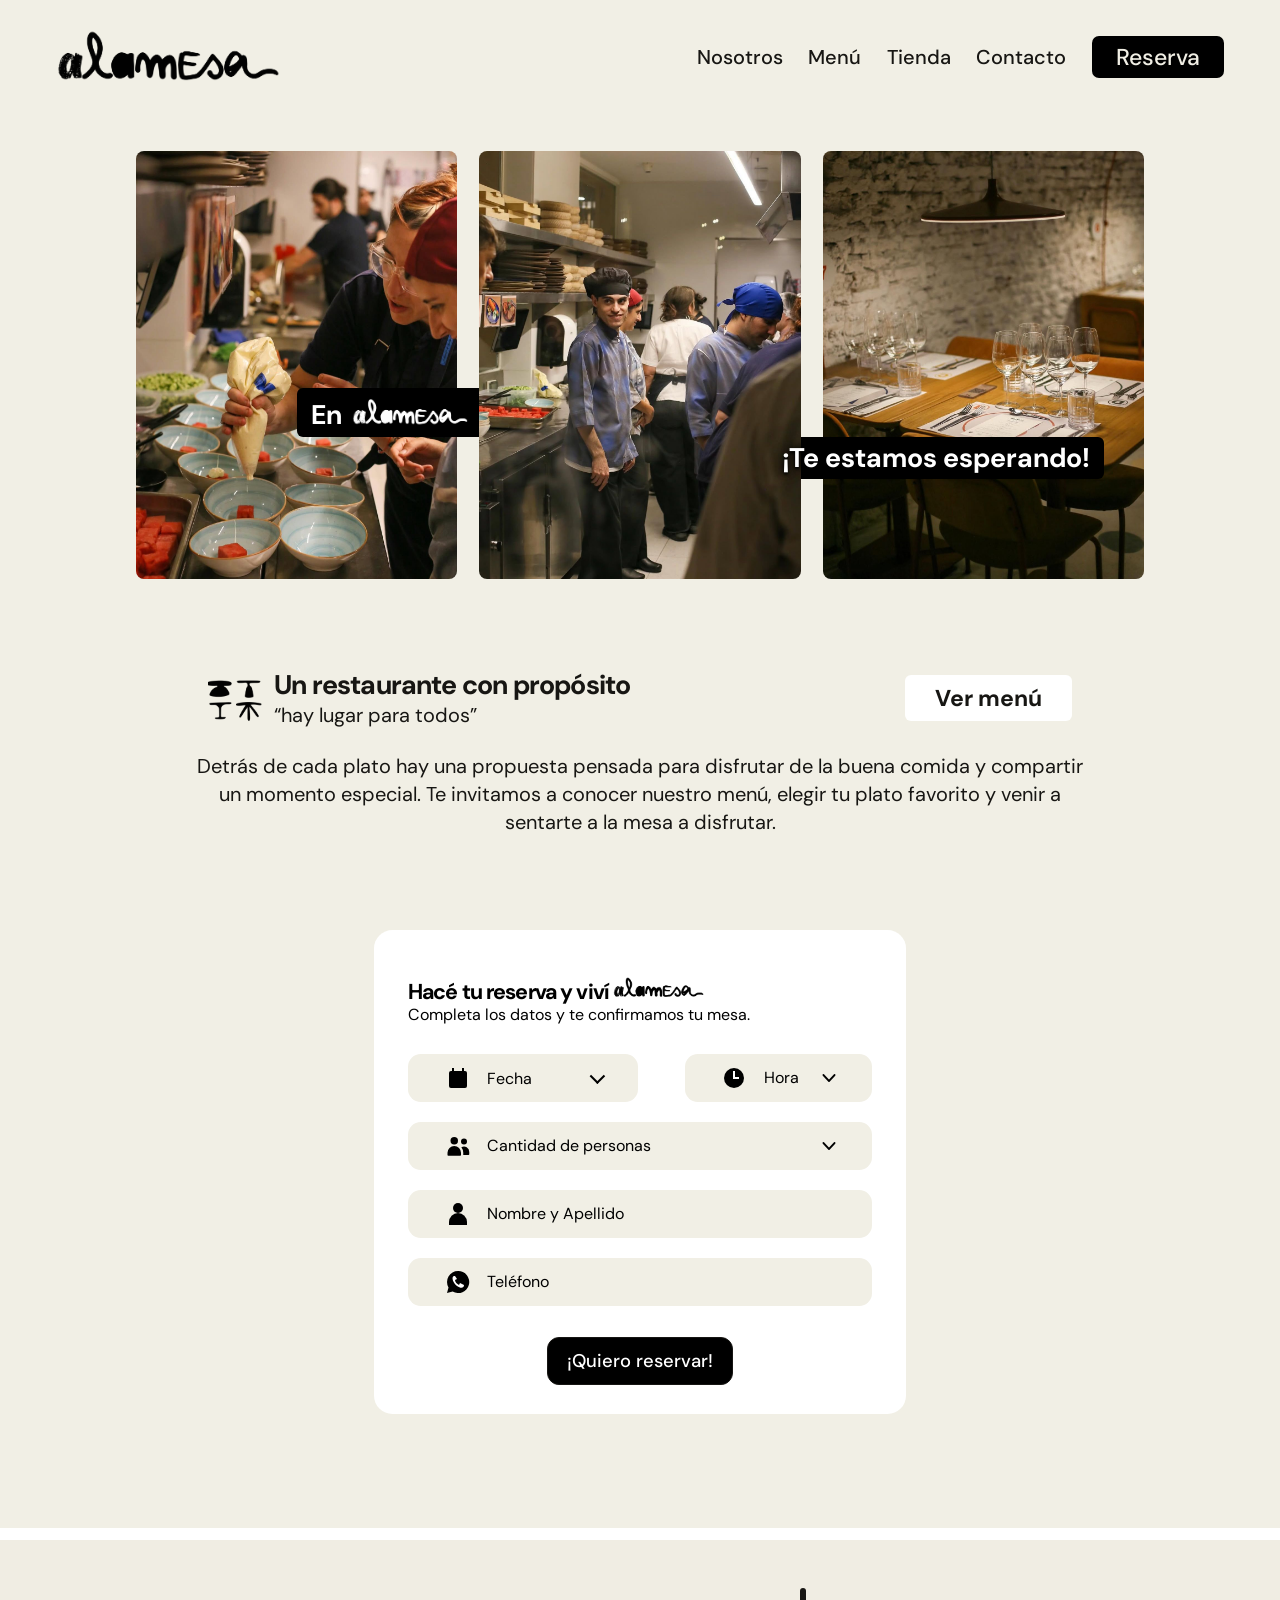
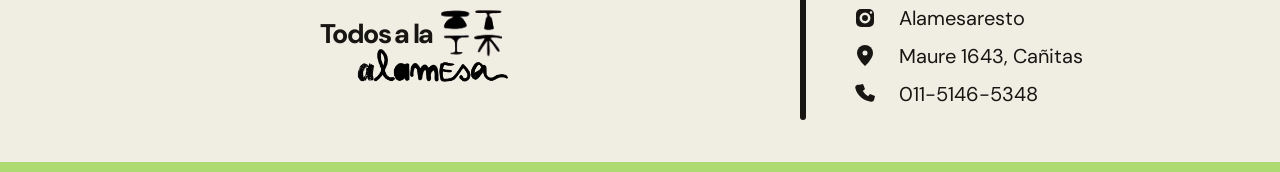
<file: reserva.html>
<!DOCTYPE html>
<html lang="es">
  <head>
    <meta charset="UTF-8" />
    <meta name="viewport" content="width=device-width, initial-scale=1.0" />
    <meta name="description" content="Alamesa: un restaurante con propósito. Buena comida, inclusión laboral y una mesa donde todos tienen lugar." />
    <title>Alamesa | Reservas</title>
    <link rel="preconnect" href="https://fonts.googleapis.com" />
    <link rel="preconnect" href="https://fonts.gstatic.com" crossorigin />
    <link href="https://fonts.googleapis.com/css2?family=Caveat+Brush&family=DM+Sans:wght@400;500;600;700&family=Manrope:wght@400;500;600;700;800&display=swap" rel="stylesheet" />
    <link rel="stylesheet" href="index.css" />
  </head>
  <body>
    <div class="page-shell reservation-shell">
      <header class="topbar" id="inicio">
        <a class="brand" href="index.html" aria-label="Alamesa, volver al inicio"><img src="logo.png" alt="Alamesa" /></a>
        <nav class="main-navigation" id="navegacion-principal" aria-label="Navegación principal">
          <a href="nosotros.html">Nosotros</a>
          <a href="menu.html">Menú</a>
          <a class="shop-link" href="tienda.html">Tienda</a>
          <a href="contacto.html">Contacto</a>
          <a href="reserva.html">Reserva</a>
        </nav>
        <div class="header-actions">
          <a class="reserve-btn" href="reserva.html#reserva">Reserva</a>
          <button class="menu-btn" id="boton-menu" aria-label="Abrir menú" aria-expanded="false"><span></span><span></span><span></span></button>
        </div>
      </header>
      <main>
        <section class="reservation-welcome" aria-label="Te esperamos en Alamesa">
          <div class="reservation-photos">
            <img src="reserva-cocina.jpg" alt="Equipo de Alamesa preparando los platos en la cocina" width="1179" height="1556" />
            <img src="reserva-equipo.jpg" alt="Integrantes del equipo de cocina de Alamesa" width="1179" height="1553" />
            <img src="reserva-mesa.jpg" alt="Mesa preparada con copas y platos en el salón de Alamesa" />
          </div>
          <h1 class="reservation-welcome-title">
            <span><span class="reservation-welcome-en">En</span> <img src="logo.png" alt="Alamesa" /></span>
            <span>¡Te estamos esperando!</span>
          </h1>
        </section>
        <section class="reservation-intro" aria-labelledby="reservation-intro-title">
          <div class="reservation-intro-header">
            <div class="reservation-intro-heading">
              <span class="reservation-intro-icon" aria-hidden="true"></span>
              <div>
                <h2 id="reservation-intro-title">Un restaurante con propósito</h2>
                <p>“hay lugar para todos”</p>
              </div>
            </div>
            <a class="reservation-menu-link" href="menu.html#menu-comidas">Ver menú</a>
          </div>
          <p class="reservation-intro-copy">Detrás de cada plato hay una propuesta pensada para disfrutar de la buena comida y compartir un momento especial. Te invitamos a conocer nuestro menú, elegir tu plato favorito y venir a sentarte a la mesa a disfrutar.</p>
        </section>
        <section class="reservation section" id="reserva">
          <div class="reserve-card">
            <h2>Hacé tu reserva y viví <img class="inline-brand" src="logo.png" alt="Alamesa" /></h2>
            <p>Completa los datos y te confirmamos tu mesa.</p>

            <form id="formulario-reserva" class="formulario-reserva">
              <div class="field-row two-columns">
                <label>
                  <span class="field-icon" aria-hidden="true"><svg viewBox="0 0 24 24"><rect x="3" y="5" width="18" height="17" rx="2"/><path d="M7 2v5m10-5v5M3 10h18" stroke="currentColor" stroke-width="2"/></svg></span>
                  <span class="date-placeholder">Fecha</span><input type="date" id="fecha-reserva" name="fecha" aria-label="Fecha" required />
                </label>
                <label>
                  <span class="field-icon" aria-hidden="true"><svg viewBox="0 0 24 24"><circle cx="12" cy="12" r="10"/><path d="M12 5v7h5" fill="none" stroke="white" stroke-width="2"/></svg></span>
                  <select name="hora" required>
                    <option value="">Hora</option>
                    <option>12:00</option>
                    <option>12:30</option>
                    <option>13:00</option>
                    <option>13:30</option>
                    <option>14:00</option>
                    <option>14:30</option>
                  </select>
                </label>
              </div>

              <label>
                <span class="field-icon" aria-hidden="true"><svg viewBox="0 0 32 32"><circle cx="11" cy="9" r="5"/><circle cx="24" cy="10" r="4"/><path d="M2 28v-3a9 9 0 0 1 18 0v3a1 1 0 0 1-1 1H3a1 1 0 0 1-1-1Zm21-3a12 12 0 0 0-2.5-7.3A7 7 0 0 1 31 24v3a1 1 0 0 1-1 1h-7Z"/></svg></span>
                <select name="personas" required>
                  <option value="">Cantidad de personas</option>
                  <option>2 personas</option>
                  <option>3 personas</option>
                  <option>4 personas</option>
                  <option>5 personas</option>
                  <option>6 personas</option>
                  <option>7 o más personas</option>
                </select>
              </label>

              <label>
                <span class="field-icon" aria-hidden="true"><svg viewBox="0 0 24 24"><circle cx="12" cy="6" r="5"/><path d="M3 23v-3a9 9 0 0 1 18 0v3z"/></svg></span>
                <input type="text" name="nombre" placeholder="Nombre y Apellido" required />
              </label>

              <label>
                <span class="field-icon" aria-hidden="true"><svg viewBox="0 0 24 24"><path d="M12 1a11 11 0 0 0-9.5 16.5L1 23l5.7-1.5A11 11 0 1 0 12 1z"/><path d="M8 6c-3 1-1 7 3 10s7 2 7-1l-4-2-1 2c-2-1-4-3-4-5l2-1-2-3z" fill="white"/></svg></span>
                <input type="tel" name="telefono" placeholder="Teléfono" required />
              </label>

              <button class="btn btn-dark submit-btn" type="submit">¡Quiero reservar!</button>
              <p id="mensaje-reserva" class="mensaje-reserva" role="status" aria-live="polite"></p>
            </form>
          </div>
        </section>
      </main>
      <footer class="contact-strip home-footer" id="contacto">
        <div class="contact-block">
          <div class="contact-left">
            <div class="footer-heading">
              <h2>Todos a la</h2>
              <span class="footer-doodle" aria-hidden="true">
                <img src="footer-mesas.jpeg" alt="" />
              </span>
            </div>
            <a class="brand-footer" href="#inicio" aria-label="Alamesa, volver al inicio">
              <img src="logo.png" alt="" />
            </a>
          </div>
          <address class="contact-right">
            <a class="mini-item" href="https://www.instagram.com/alamesaresto?rpxt=eG4wcTZoZ3p3MzRm" target="_blank" rel="noreferrer">
              <svg viewBox="0 0 24 24" aria-hidden="true"><rect x="3" y="3" width="18" height="18" rx="5"/><circle class="icon-outline" cx="12" cy="12" r="4.2"/><circle class="icon-cutout" cx="18" cy="6.5" r="1.2"/></svg>
              <span>Alamesaresto</span>
            </a>
            <a class="mini-item" href="https://maps.google.com/?q=Maure+1643,+Cañitas" target="_blank" rel="noreferrer">
              <svg viewBox="0 0 24 24" aria-hidden="true"><path d="M12 22s8-7.3 8-13a8 8 0 1 0-16 0c0 5.7 8 13 8 13Z"/><circle class="icon-cutout" cx="12" cy="9" r="2.5"/></svg>
              <span>Maure 1643, Cañitas</span>
            </a>
            <a class="mini-item" href="tel:+541151465348">
              <svg viewBox="0 0 24 24" aria-hidden="true"><path d="M6.6 2.8 10 2l2 5-2.2 2a15 15 0 0 0 5.2 5.2l2-2.2 5 2-.8 3.4a3 3 0 0 1-3.3 2.3A18 18 0 0 1 2.3 6.1a3 3 0 0 1 2.3-3.3Z"/></svg>
              <span>011-5146-5348</span>
            </a>
          </address>
        </div>
      </footer>
    </div>
    <script src="index.js"></script>
  </body>
</html>
</file>
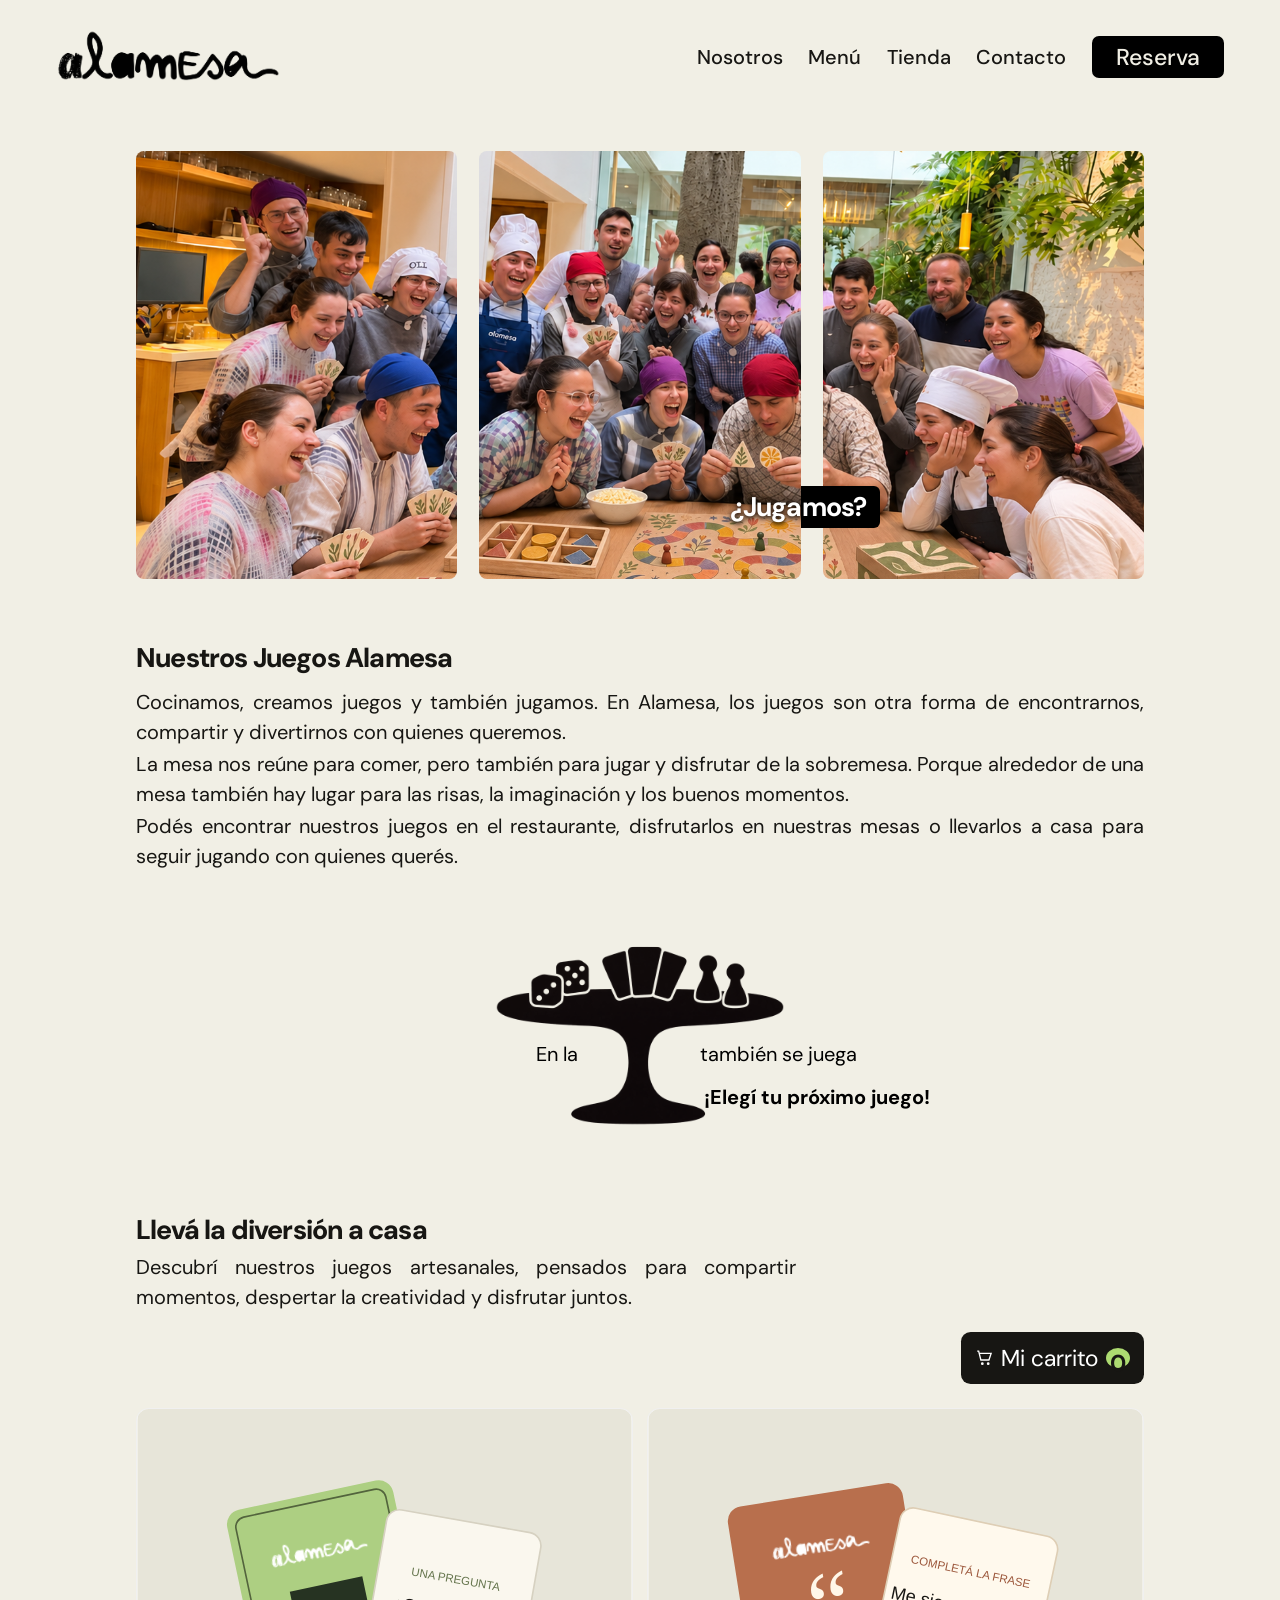
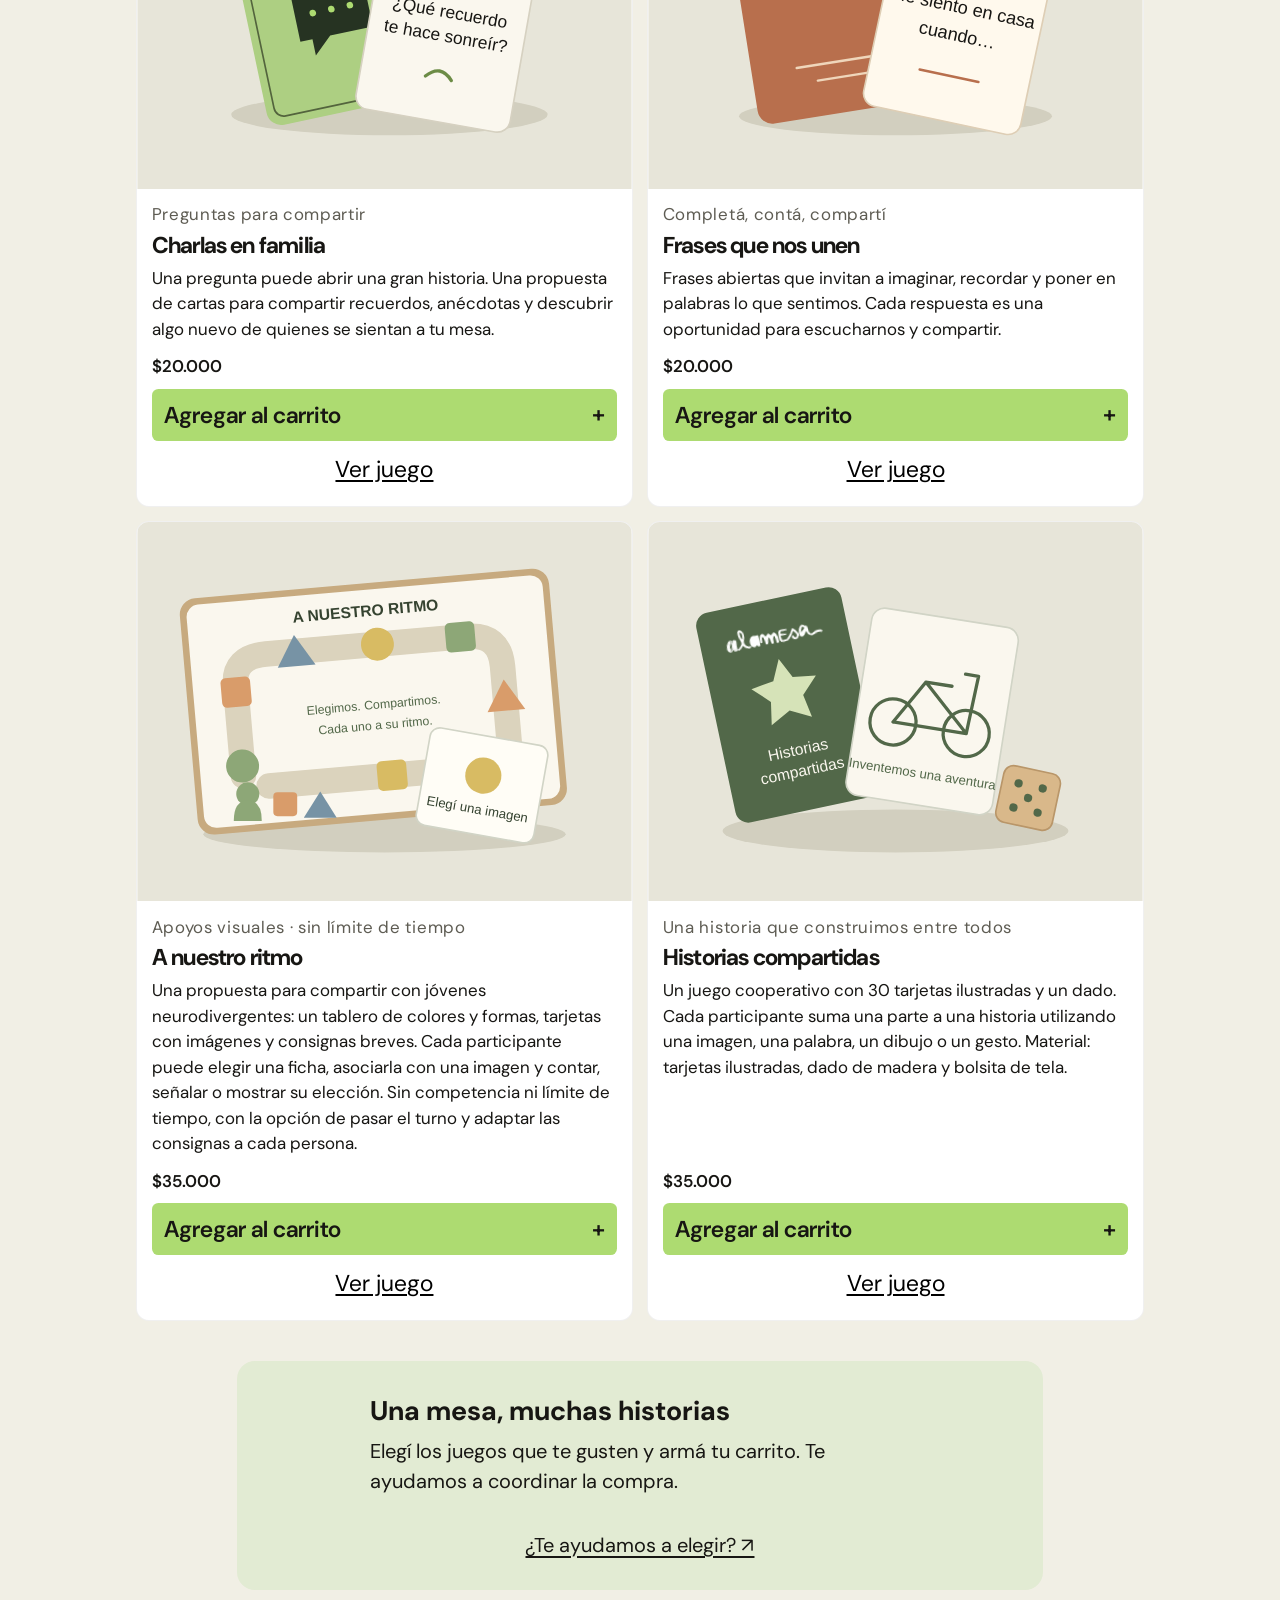
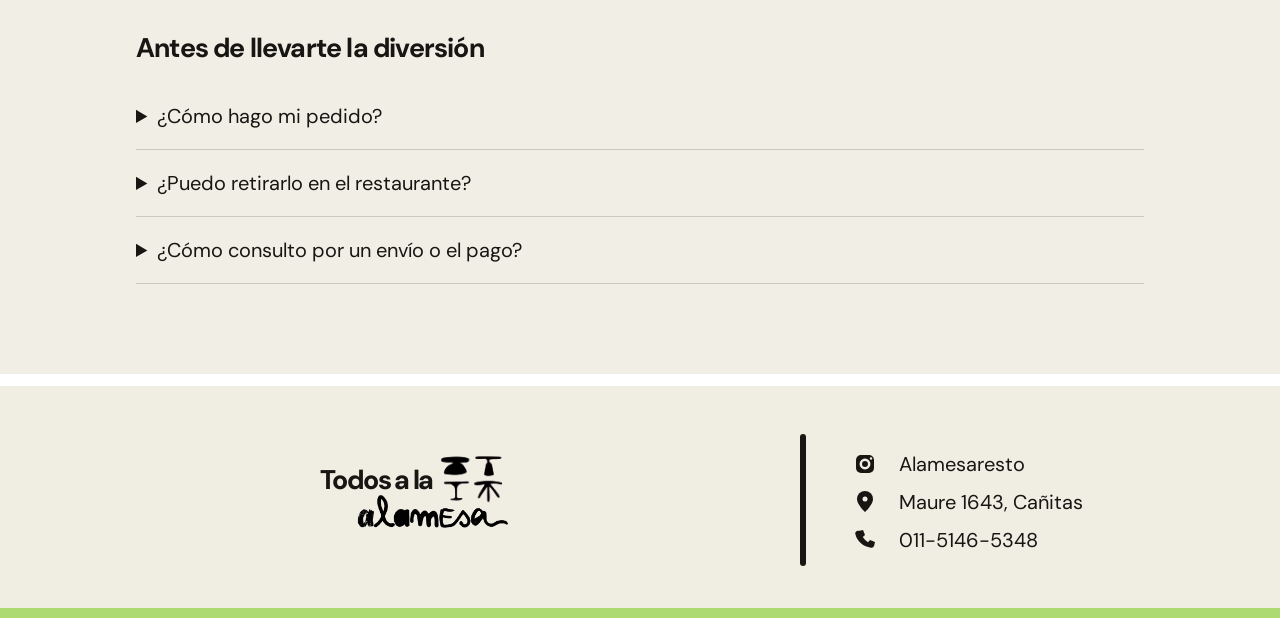
<file: tienda.html>
<!DOCTYPE html>
<html lang="es">
  <head>
    <meta charset="UTF-8" />
    <meta name="viewport" content="width=device-width, initial-scale=1.0" />
    <meta name="description" content="Alamesa: un restaurante con propósito. Buena comida, inclusión laboral y una mesa donde todos tienen lugar." />
    <title>Alamesa | Tienda</title>
    <link rel="preconnect" href="https://fonts.googleapis.com" />
    <link rel="preconnect" href="https://fonts.gstatic.com" crossorigin />
    <link href="https://fonts.googleapis.com/css2?family=Caveat+Brush&family=DM+Sans:wght@400;500;600;700&family=Manrope:wght@400;500;600;700;800&display=swap" rel="stylesheet" />
    <link rel="stylesheet" href="index.css" />
    <link rel="stylesheet" href="tienda.css" />
  </head>
  <body>
    <div class="page-shell shop-shell">
      <header class="topbar" id="inicio">
        <a class="brand" href="index.html" aria-label="Alamesa, volver al inicio"><img src="logo.png" alt="Alamesa" /></a>
        <nav class="main-navigation" id="navegacion-principal" aria-label="Navegación principal">
          <a href="nosotros.html">Nosotros</a>
          <a href="menu.html">Menú</a>
          <a class="shop-link" href="tienda.html">Tienda</a>
          <a href="contacto.html">Contacto</a>
          <a href="reserva.html">Reserva</a>
        </nav>
        <div class="header-actions">
          <a class="reserve-btn" href="reserva.html#reserva">Reserva</a>
          <button class="menu-btn" id="boton-menu" aria-label="Abrir menú" aria-expanded="false"><span></span><span></span><span></span></button>
        </div>
      </header>
      <main class="shop-page">
        <section class="shop-hero" aria-labelledby="shop-title">
          <div class="shop-hero-photos" role="img" aria-label="El equipo de Alamesa compartiendo juegos de mesa y risas en el restaurante">
            <div></div><div></div><div></div>
            <span class="shop-games-caption">¿Jugamos?</span>
          </div>
          <h1 id="shop-title">Nuestros Juegos Alamesa</h1>
          <p class="shop-games-description">Cocinamos, creamos juegos y también jugamos. En Alamesa, los juegos son otra forma de encontrarnos, compartir y divertirnos con quienes queremos.</p>
          <p class="shop-games-description">La mesa nos reúne para comer, pero también para jugar y disfrutar de la sobremesa. Porque alrededor de una mesa también hay lugar para las risas, la imaginación y los buenos momentos.</p>
          <p class="shop-games-description">Podés encontrar nuestros juegos en el restaurante, disfrutarlos en nuestras mesas o llevarlos a casa para seguir jugando con quienes querés.</p>
        </section>
        <div class="shop-play-message">
          <p class="shop-play-line"><span>En la</span><img class="shop-games-illustration" src="mesa-con-juegos.png" alt="mesa" /><span>también se juega</span></p>
          <p class="shop-play-question">¡Elegí tu próximo juego!</p>
        </div>
        <section class="shop-intro" aria-labelledby="shop-intro-title">
          <h2 id="shop-intro-title">Llevá la diversión a casa</h2>
          <p class="store-lead">Descubrí nuestros juegos artesanales, pensados para compartir momentos, despertar la creatividad y disfrutar juntos.</p>
          <div class="store-toolbar">
            <button class="store-cart-open" type="button" aria-haspopup="dialog"><svg viewBox="0 0 24 24" aria-hidden="true"><path d="M3 3h2l3 12h11l3-9H6"/><circle cx="10" cy="20" r="1"/><circle cx="18" cy="20" r="1"/></svg>Mi carrito <span class="store-cart-count">0</span></button>
          </div>
          <div class="store-products" id="store-products"></div>
          <p class="store-no-results" hidden>No encontramos juegos con esa búsqueda. Probá con otra palabra.</p>
          <noscript>Para ver el catálogo y usar el carrito, activá JavaScript en tu navegador.</noscript>
          <div class="store-help">
            <div><h3>Una mesa, muchas historias</h3><p>Elegí los juegos que te gusten y armá tu carrito. Te ayudamos a coordinar la compra.</p></div>
            <a href="https://wa.me/541151465348?text=Hola%2C%20quisiera%20consultar%20por%20los%20juegos%20de%20Alamesa." target="_blank" rel="noreferrer">¿Te ayudamos a elegir? ↗</a>
          </div>
          <div class="store-faq">
            <h3>Antes de llevarte la diversión</h3>
            <details><summary>¿Cómo hago mi pedido?</summary><p>Agregá juegos al carrito y tocá “Consultar mi pedido”. Se abrirá WhatsApp con tu selección para confirmar el precio y la disponibilidad con Alamesa.</p></details>
            <details><summary>¿Puedo retirarlo en el restaurante?</summary><p>Podés consultar y coordinar el retiro en Maure 1643, Cañitas. Esperá la confirmación de tu pedido antes de acercarte.</p></details>
            <details><summary>¿Cómo consulto por un envío o el pago?</summary><p>Al enviar tu selección por WhatsApp, consultanos las opciones de envío y los medios de pago disponibles. El carrito no realiza cobros.</p></details>
          </div>
        </section>
        <p class="store-feedback" role="status" aria-live="polite"></p>
        <dialog class="store-cart" id="store-cart" aria-labelledby="store-cart-title">
          <div class="store-dialog-header"><h2 id="store-cart-title">Tu carrito</h2><button type="button" class="store-dialog-close" aria-label="Cerrar carrito">×</button></div>
          <div id="store-cart-items"></div>
          <div class="store-cart-footer" hidden>
            <p class="store-cart-summary"></p>
            <p>Confirmamos el precio y la disponibilidad por WhatsApp antes de realizar la compra.</p>
            <label for="store-fulfillment">¿Cómo te gustaría recibirlo?</label>
            <select id="store-fulfillment"><option>Consultar retiro en el restaurante</option><option>Consultar envío</option></select>
            <a class="store-checkout" target="_blank" rel="noreferrer">Consultar mi pedido ↗</a>
            <button class="store-clear" type="button">Vaciar carrito</button>
          </div>
        </dialog>
        <dialog class="store-product-dialog" id="store-product-dialog" aria-labelledby="store-product-title">
          <button type="button" class="store-dialog-close" aria-label="Cerrar detalle del juego">×</button>
          <div id="store-product-detail"></div>
        </dialog>
      </main>
      <footer class="contact-strip home-footer" id="contacto">
        <div class="contact-block">
          <div class="contact-left">
            <div class="footer-heading">
              <h2>Todos a la</h2>
              <span class="footer-doodle" aria-hidden="true">
                <img src="footer-mesas.jpeg" alt="" />
              </span>
            </div>
            <a class="brand-footer" href="#inicio" aria-label="Alamesa, volver al inicio">
              <img src="logo.png" alt="" />
            </a>
          </div>
          <address class="contact-right">
            <a class="mini-item" href="https://www.instagram.com/alamesaresto?rpxt=eG4wcTZoZ3p3MzRm" target="_blank" rel="noreferrer">
              <svg viewBox="0 0 24 24" aria-hidden="true"><rect x="3" y="3" width="18" height="18" rx="5"/><circle class="icon-outline" cx="12" cy="12" r="4.2"/><circle class="icon-cutout" cx="18" cy="6.5" r="1.2"/></svg>
              <span>Alamesaresto</span>
            </a>
            <a class="mini-item" href="https://maps.google.com/?q=Maure+1643,+Cañitas" target="_blank" rel="noreferrer">
              <svg viewBox="0 0 24 24" aria-hidden="true"><path d="M12 22s8-7.3 8-13a8 8 0 1 0-16 0c0 5.7 8 13 8 13Z"/><circle class="icon-cutout" cx="12" cy="9" r="2.5"/></svg>
              <span>Maure 1643, Cañitas</span>
            </a>
            <a class="mini-item" href="tel:+541151465348">
              <svg viewBox="0 0 24 24" aria-hidden="true"><path d="M6.6 2.8 10 2l2 5-2.2 2a15 15 0 0 0 5.2 5.2l2-2.2 5 2-.8 3.4a3 3 0 0 1-3.3 2.3A18 18 0 0 1 2.3 6.1a3 3 0 0 1 2.3-3.3Z"/></svg>
              <span>011-5146-5348</span>
            </a>
          </address>
        </div>
      </footer>
    </div>
    <script src="index.js"></script>
    <script src="tienda.js"></script>
  </body>
</html>
</file>
<file: index.css>
:root {
  --bg: #f1efe5;
  --panel: #f7f3ea;
  --green: #addb71;
  --green-deep: #a3cd67;
  --ink: #171613;
  --muted: #5e5c53;
  --line: rgba(12, 12, 10, 0.16);
  --card: #f3efe6;
  --soft: #f6f2eb;
  --shadow: 0 12px 30px rgba(0, 0, 0, 0.08);
}

* { box-sizing: border-box; }
html { scroll-behavior: smooth; }
body {
  font-size: 95%;
  margin: 0;
  background: var(--bg);
  color: var(--ink);
  font-family: 'DM Sans', sans-serif;
}
img {
  display: block;
  width: 100%;
}
a {
  color: inherit;
  text-decoration: none;
}
button, input, select {
  font: inherit;
}
button {
  border: 0;
  background: none;
  cursor: pointer;
}

:is(button, .btn, .reservation-menu-link, .contact-reservation-link, .ghost-link, .main-navigation a, .contact-location-address a, .contact-location-bottom > div > a) {
  transition: transform 220ms ease, box-shadow 220ms ease, filter 220ms ease;
}

:is(button, .btn, .reservation-menu-link, .contact-reservation-link):hover,
:is(button, .btn, .reservation-menu-link, .contact-reservation-link):focus-visible {
  transform: translateY(-4px);
  box-shadow: 0 8px 18px rgba(0, 0, 0, 0.12);
}

:is(.ghost-link, .main-navigation a, .contact-location-address a, .contact-location-bottom > div > a):hover,
:is(.ghost-link, .main-navigation a, .contact-location-address a, .contact-location-bottom > div > a):focus-visible {
  transform: translateY(-3px);
  filter: brightness(0.75);
}

:is(button, .btn, .reservation-menu-link, .contact-reservation-link):active {
  transform: scale(0.97);
  box-shadow: 0 2px 5px rgba(0, 0, 0, 0.08);
}

.ghost-link { display: inline-block; }

@media (prefers-reduced-motion: reduce) {
  :is(button, .btn, .reservation-menu-link, .contact-reservation-link, .ghost-link, .main-navigation a, .contact-location-address a, .contact-location-bottom > div > a) {
    transition: none !important;
  }
  :is(button, .btn, .reservation-menu-link, .contact-reservation-link, .ghost-link, .main-navigation a, .contact-location-address a, .contact-location-bottom > div > a):is(:hover, :focus-visible, :active) {
    transform: none !important;
  }
}

.page-shell {
  width: min(1288px, calc(100% - 64px));
  margin: 0 auto;
  padding-bottom: 30px;
}

.home-shell,
.shop-shell,
.nosotros-shell,
.menu-shell,
.contact-shell,
.reservation-shell {
  padding-bottom: 0;
}

.topbar {
  display: flex;
  align-items: center;
  justify-content: space-between;
  gap: 30px;
  padding: 64px 20px 0 41px;
  min-height: 180px;
  width: calc(100% + 40px);
  margin-left: -20px;
  padding-left: 41px;
}

.topbar::after {
  content: "";
  position: absolute;
  bottom: calc(10% - 5px);
  left: 0;
  width: 100%;
  height: 8px;
  background: #fff;
  box-shadow: 0 0 0 100vmax #fff;
  clip-path: inset(0 -100vmax);
  pointer-events: none;
}

.brand {
  position: relative;
  display: inline-block;
  width: clamp(148.5px, 18.81vw, 227.7px);
  flex: 0 0 auto;
  transform: translateY(-6px);
}

.brand img {
  width: 100%;
  height: auto;
  transition: transform 220ms ease, filter 220ms ease;
}

.brand:hover img,
.brand:focus-visible img {
  transform: translateY(-4px) scale(1.04);
  filter: drop-shadow(0 6px 5px rgba(0, 0, 0, 0.14));
}

.brand:active img {
  transform: translateY(0) scale(0.96);
}

@media (prefers-reduced-motion: reduce) {
  .brand img { transition: none; }
  .brand:hover img,
  .brand:focus-visible img,
  .brand:active img { transform: none; }
}

.header-actions {
  display: flex;
  align-items: center;
  gap: 18px;
}

.main-navigation {
  display: none;
  position: absolute;
  z-index: 5;
  top: 112px;
  right: 0;
  min-width: 230px;
  padding: 12px;
  border: 1px solid var(--line);
  border-radius: 16px;
  background: var(--panel);
  box-shadow: var(--shadow);
  flex-direction: column;
  align-items: stretch;
  gap: 4px;
  margin-left: auto;
  font-family: "Manrope", sans-serif;
  font-size: 0.95rem;
  font-weight: 600;
}
.main-navigation.abierta { display: flex; }
.main-navigation a { padding: 11px 12px; white-space: nowrap; }
.main-navigation a:hover, .main-navigation a:focus-visible { opacity: .7; }
.main-navigation .shop-link:is(:hover, :focus-visible, :active) {
  background: #000;
  color: #fff;
  opacity: 1;
  filter: none;
  border-radius: 10px;
}
.main-navigation .shop-link {
  padding: 11px 12px;
  border-radius: 10px;
  background: var(--bg);
  color: var(--ink);
}
.topbar { position: relative; }

.reserve-btn {
  display: inline-flex;
  width: 160px;
  min-height: 44px;
  padding: 5px 12px;
  border-radius: 7px;
  background: #000;
  color: #fff;
  font-family: "Manrope", sans-serif;
  font-size: 18.24px;
  font-weight: 800;
  line-height: 1;
  align-items: center;
  justify-content: center;
  transition: transform 220ms ease, box-shadow 220ms ease;
}

.reserve-btn:hover,
.reserve-btn:focus-visible {
  transform: translateY(-4px) scale(1.04);
  box-shadow: 0 8px 18px rgba(0, 0, 0, 0.18);
}

.reserve-btn:active {
  transform: translateY(0) scale(0.96);
  box-shadow: 0 2px 5px rgba(0, 0, 0, 0.1);
}

@media (prefers-reduced-motion: reduce) {
  .reserve-btn { transition: none; }
  .reserve-btn:hover,
  .reserve-btn:focus-visible,
  .reserve-btn:active { transform: none; }
}

.menu-btn {
  width: 52px;
  height: 52px;
  border-radius: 50%;
  border: 2px solid transparent;
  display: flex;
  flex-direction: column;
  justify-content: center;
  align-items: center;
  gap: 9px;
}
.menu-btn span {
  display: block;
  width: 42px;
  height: 3px;
  border-radius: 999px;
  background: #000;
}

.hero-panel {
  display: grid;
  grid-template-columns: minmax(0, 1fr) 80px;
  align-items: center;
  gap: 26px;
  margin: 25px 62px 0 86px;
}

.hero-image {
  position: relative;
  height: clamp(260px, 30vw, 340px);
  border-radius: 32px;
  overflow: hidden;
  box-shadow: var(--shadow);
}

.hero-image img {
  width: 100%;
  height: 100%;
  object-fit: cover;
}

.hero-copy {
  position: absolute;
  left: clamp(28px, 6vw, 52px);
  bottom: 80px;
  display: flex;
  flex-direction: column;
  align-items: flex-start;
  gap: 8px;
  padding: 0;
}

.hero-title {
  text-shadow: 0 2px 4px rgba(0, 0, 0, 0.85), 0 0 10px rgba(0, 0, 0, 0.45);
  font-family: "Manrope", sans-serif;
  font-size: clamp(1.539rem, 2.9925vw, 2.565rem);
  letter-spacing: -0.035em;
  line-height: 1;
  font-weight: 800;
  color: #fff;
}

.ghost-link {
  display: inline-flex;
  align-items: center;
  justify-content: center;
  min-height: 42px;
  padding: 5px 14px;
  border-radius: 7px;
  border: 0;
  background: #fff;
  font-family: "Manrope", sans-serif;
  font-size: 1.4725rem;
  font-weight: 800;
}

.social-stack {
  display: flex;
  flex-direction: column;
  gap: 12px;
  align-items: center;
  justify-content: center;
  width: 68.4px;
  min-height: 177.84px;
  padding: 15.39px 0;
  border-radius: 42px;
  background: #fff;
}

.social-stack a {
  width: 42px;
  height: 42px;
  display: grid;
  place-items: center;
  font-weight: 700;
  font-size: 2.09rem;
  line-height: 1;
}
.social-stack svg {
  width: 36px;
  height: 36px;
  fill: #050505;
  stroke: none;
}
.social-stack svg .social-cutout { fill: #fff; }
.social-stack a[aria-label="Ubicación de Alamesa"] svg {
  scale: 1.05;
}
.social-stack a[aria-label="WhatsApp"] svg {
  scale: 0.9;
}
.social-stack a:hover { transform: scale(1.08); }
.social-stack a { transition: transform .18s ease; }

@media (min-width: 901px) {
  .topbar {
    width: 100%;
    min-height: 112px;
    margin-left: 0;
    padding: 20px 24px;
    gap: 24px;
  }
  .topbar::after { display: none; }
  .topbar .brand {
    width: clamp(160px, 17.6vw, 224px);
    transform: none;
  }
  .topbar .header-actions { display: none; }
  .topbar .main-navigation,
  .topbar .main-navigation.abierta {
    display: flex;
    position: static;
    flex-direction: row;
    align-items: center;
    gap: clamp(14px, 2vw, 30px);
    min-width: 0;
    margin-left: auto;
    padding: 0;
    border: 0;
    border-radius: 0;
    background: transparent;
    box-shadow: none;
    font-family: 'DM Sans', sans-serif;
    font-size: clamp(20px, 2.2vw, 28px);
    font-weight: 500;
  }
  .topbar .main-navigation a,
  .topbar .main-navigation .shop-link {
    padding: 10px 0;
    background: transparent;
    color: var(--ink);
  }
  .topbar .main-navigation a[href="reserva.html"] {
    display: inline-flex;
    align-items: center;
    justify-content: center;
    min-height: 42px;
    padding: 5px 24px;
    border: 0;
    border-radius: 7px;
    background: #000;
    color: var(--bg);
    line-height: 1.2;
  }
}

@media (max-width: 900px) {
  .page-shell { width: min(100% - 36px, 1288px); }
  .topbar { min-height: 138px; width: 100%; margin-left: 0; padding: 22px 20px 0 24px; }
  .main-navigation {
    display: none;
    position: absolute;
    z-index: 5;
    top: 112px;
    right: 0;
    min-width: 230px;
    padding: 12px;
    border: 1px solid var(--line);
    border-radius: 16px;
    background: var(--panel);
    box-shadow: var(--shadow);
    font-size: 0.95rem;
  }
  .main-navigation.abierta { display: grid; gap: 4px; }
  .main-navigation a { padding: 11px 12px; border-radius: 10px; }
  .main-navigation .shop-link { padding: 11px 12px; }
  .menu-btn { display: flex; }
  .hero-panel {
    margin: 25px clamp(20px, 5.5vw, 62px) 0 clamp(28px, 7.6vw, 86px);
    grid-template-columns: minmax(0, 1fr) clamp(58px, 7.1vw, 80px);
    gap: clamp(12px, 2.3vw, 26px);
  }
  .hero-image { height: clamp(260px, 30vw, 340px); border-radius: 32px; }
  .social-stack {
    width: clamp(49.59px, 6.0705vw, 68.4px);
    min-height: clamp(141.93px, 15.8175vw, 177.84px);
    border-radius: 42px;
  }
  .social-stack a { width: 42px; height: 42px; }
  .social-stack svg { width: clamp(28px, 3.2vw, 36px); height: clamp(28px, 3.2vw, 36px); }
  .hero-copy { bottom: clamp(56px, 7.1vw, 80px); }
  .ghost-link { min-height: 42px; font-size: 1.4725rem; }
}

.green-band {
  display: block;
  height: 14px;
  width: 100vw;
  margin: 75px 0 0 calc(50% - 50vw);
  background: var(--green);
  border-radius: 0 0 2px 2px;
}

.section {
  padding-top: 54px;
}

.about {
  text-align: center;
  padding-top: 112px;
}

.section-heading {
  display: flex;
  flex-direction: column;
  align-items: center;
  gap: 3px;
}

.heading-inline {
  display: flex;
  align-items: center;
  justify-content: center;
  gap: 14px;
  flex-wrap: wrap;
}

.mini-icon {
  display: inline-flex;
  align-items: center;
  justify-content: center;
  width: 52px;
  height: 52px;
  font-size: 1.9rem;
  background: transparent;
}

h2 {
  margin: 0;
  font-size: clamp(2.28rem, 2.85vw, 3.8rem);
  line-height: 1.1;
  letter-spacing: -0.06em;
  font-weight: 800;
}

.script-line {
  margin: 0;
  font-family: "Segoe Print", "Bradley Hand", cursive;
  font-size: clamp(1.425rem, 1.9vw, 2.28rem);
  letter-spacing: -0.05em;
  font-weight: 700;
}

.lead-text {
  max-width: 760px;
  margin: 26px auto 0;
  font-size: clamp(1.1875rem, 1.71vw, 1.9rem);
  line-height: 1.4;
  color: var(--ink);
}

.cta-row {
  display: flex;
  justify-content: center;
  flex-wrap: wrap;
  gap: 18px;
  margin-top: 28px;
}

.btn {
  display: inline-flex;
  align-items: center;
  justify-content: center;
  min-height: 52px;
  min-width: 190px;
  border-radius: 14px;
  font-size: 1.235rem;
  font-weight: 700;
  border: 1px solid var(--ink);
  transition: transform 0.2s ease;
}
.btn:hover { transform: translateY(-2px); }

.btn-light {
  background: #fff;
  color: var(--ink);
  border-color: transparent;
}

.btn-dark {
  background: var(--ink);
  color: white;
}

.values-block {
  position: relative;
  margin-top: 118px;
  padding: 6px 0 20px;
  overflow: hidden;
}

.brand-watermark {
  position: relative;
  height: 150px;
  width: 100%;
  overflow: hidden;
  margin-bottom: 14px;
  opacity: 0.18;
  display: flex;
  align-items: center;
  justify-content: center;
}

.brand-watermark img {
  width: min(76%, 760px);
  height: 100%;
  object-fit: contain;
}

.value-grid {
  position: relative;
  z-index: 1;
  display: grid;
  grid-template-columns: repeat(3, minmax(0, 1fr));
  gap: 24px;
  margin-top: 0;
}

.value-card {
  display: flex;
  flex-direction: column;
  align-items: center;
  justify-content: center;
  gap: 10px;
  min-height: 170px;
  text-align: center;
}

.value-card > .nosotros-value-link {
  display: flex;
  flex-direction: column;
  align-items: center;
  gap: 10px;
}

.value-icon {
  display: grid;
  place-items: center;
  width: 108px;
  height: 108px;
  border-radius: 50%;
  background: rgba(255,255,255,0.72);
}

.image-icon {
  background-image: url("simbolos.png");
  background-repeat: no-repeat;
  background-size: 300% 100%;
}

.icon-food { background-position: 53% center; }
.icon-team { background-position: 2% center; }
.icon-home { background-position: 99% center; }

.value-card h3 {
  margin: 0;
  font-size: clamp(1.33rem, 1.71vw, 1.9rem);
  letter-spacing: -0.04em;
  font-weight: 800;
}

.proposal {
  position: relative;
  isolation: isolate;
  margin-top: 110px;
  padding: 20px 40px 40px;
}

.proposal::before {
  position: absolute;
  z-index: -1;
  top: -10px;
  bottom: 0;
  left: calc(50% - 50vw);
  width: 100vw;
  background-color: #faf6ef;
  content: "";
}

.proposal-header {
  max-width: 1100px;
  margin-bottom: 18px;
  margin-left: auto;
  margin-right: auto;
}

.proposal-title {
  display: flex;
  align-items: center;
  gap: 12px;
}

.proposal-layout {
  display: grid;
  max-width: 1100px;
  grid-template-columns: 1.5fr 0.95fr;
  gap: 16px;
  align-items: center;
  margin-left: auto;
  margin-right: auto;
}

@media (min-width: 901px) {
  .proposal-header,
  .proposal-layout {
    transform: translateX(50px);
  }

  .proposal-image {
    transform: translate(20px, -10px);
  }
}

.proposal-copy p {
  max-width: 680px;
  margin: 0 0 26px;
  font-size: clamp(1.045rem, 1.52vw, 1.615rem);
  line-height: 1.5;
  text-align: justify;
}

.story-btn {
  zoom: 0.9;
  display: flex;
  min-width: 250px;
  width: max-content;
  padding: 0 24px;
  margin: 20px 0 0 auto;
}

.proposal-image {
  width: 70%;
  height: 203px;
  justify-self: start;
  border-radius: 22px;
  overflow: hidden;
  box-shadow: var(--shadow);
}
.proposal-image img {
  width: 100%;
  height: 100%;
  object-fit: cover;
}

.nosotros-page { padding-bottom: 0; }
.nosotros-hero {
  container-type: inline-size;
  position: relative;
  width: 90%;
  max-width: 1008px;
  margin: 36px auto 0;
  --reservation-gap: clamp(8px, 2vw, 22px);
}
.nosotros-hero-photos {
  display: grid;
  grid-template-columns: repeat(3, minmax(0, 1fr));
  gap: var(--reservation-gap);
}
.nosotros-hero-photo {
  aspect-ratio: 3 / 4;
  border-radius: 8px;
  background: url("nosotros-equipo.png") 22% bottom / 366% 165% no-repeat;
}
.nosotros-hero-photo:nth-child(2) { background-position: 59% bottom; }
.nosotros-hero-photo:last-child { background-position: 96% bottom; }
.nosotros-hero h1 {
  isolation: isolate;
  position: absolute;
  inset: auto 4% calc(24% + 20px) 16%;
  display: flex;
  flex-direction: column;
  align-items: flex-start;
  margin: 0;
  color: #fff;
  font-size: clamp(0.855rem, 2.69325vw, 2.07765rem);
  line-height: 1.2;
}
.nosotros-hero h1 > span { position: relative; padding: 5px 14px; border-radius: 6px; }
.nosotros-hero h1 > span::before {
  content: "";
  position: absolute;
  inset: 0;
  z-index: -1;
  background: #000;
  border-radius: inherit;
}
.nosotros-hero h1 > span:first-child::before {
  right: auto;
  width: calc((100cqw + var(--reservation-gap)) / 3 - 16cqw);
  border-radius: 6px 0 0 6px;
}
.nosotros-hero h1,
.menu-hero h1,
.reservation-welcome-title,
.contact-hero h1 {
  text-shadow: 0 2px 4px rgba(0, 0, 0, 0.9), 0 0 8px rgba(0, 0, 0, 0.55);
}
.nosotros-hero h1 > span:last-child { align-self: flex-end; }
.nosotros-hero h1 > span:last-child::before {
  left: auto;
  width: calc(96cqw - (200cqw - var(--reservation-gap)) / 3);
  border-radius: 0 6px 6px 0;
}
.nosotros-who {
  zoom: 0.8;
  max-width: 980px;
  margin: 70px auto 0;
  padding: 32px 44px 74px;
  background: #fff;
  box-shadow: 0 0 0 100vmax #fff;
  clip-path: inset(0 -100vmax);
  color: #000;
}
.nosotros-who h2 { display: flex; align-items: center; gap: 14px; font-size: clamp(1.71rem, 3.61vw, 2.47rem); font-weight: 700; letter-spacing: -0.03em; }
.nosotros-who:target {
  min-height: calc(100svh / 0.8);
  display: flex;
  flex-direction: column;
  justify-content: center;
  padding-top: 70px;
  padding-bottom: 90px;
}
.nosotros-who h2 { position: relative; top: 12.5px; }
.nosotros-who > p,
.nosotros-who .nosotros-read-more {
  position: relative;
  top: 12.5px;
}
.nosotros-who-icon { width: 72px; height: 58px; flex: 0 0 auto; background: url("footer-mesas-transparente.png") center 58% / 210% auto no-repeat; }
.nosotros-who p { margin: 6px 0 30px; font-size: clamp(1.0925rem, 2.47vw, 1.71rem); line-height: 1.4; text-align: justify; }
.nosotros-who .nosotros-read-more { display: flex; width: 200px; min-width: 0; min-height: 55px; margin: 0 auto; border-radius: 8px; font-size: 22.8px; }
@media (max-width: 640px) {
  .nosotros-who { margin-top: 48px; padding: 24px 18px 74px; }
  .nosotros-who-icon { width: 52px; height: 44px; }
  .nosotros-who .nosotros-read-more { width: 160px; min-height: 45px; font-size: 19px; }
}
.nosotros-origin {
  zoom: 0.8;
  position: relative;
  max-width: 1128px;
  margin: 0 auto;
  padding: 35px 64px 85.5px;
  background: #fbf7f0;
  box-shadow: 0 0 0 100vmax #fbf7f0;
  clip-path: inset(0 -100vmax);
  color: #000;
}
.nosotros-origin::before {
  content: "";
  position: absolute;
  top: 0;
  left: 0;
  right: 0;
  height: 10px;
  background: var(--green);
  box-shadow: 0 0 0 100vmax var(--green);
  clip-path: inset(0 -100vmax);
}
.nosotros-origin-copy { display: flow-root; }
.nosotros-founder { float: left; width: 193px; height: 193px; margin: 0 16px 8px 8px; border-radius: 50%; object-fit: cover; object-position: 26% center; }
.nosotros-origin h2 { margin: 30px 0 12px; font-size: clamp(1.71rem, 3.515vw, 2.47rem); line-height: 1.2; letter-spacing: -0.03em; font-weight: 400; }
.nosotros-origin h2,
.nosotros-origin-copy > p,
.nosotros-founder {
  position: relative;
  top: 25px;
}
.nosotros-founder {
  transition: transform 250ms ease, box-shadow 250ms ease;
}
.nosotros-founder:hover {
  transform: translateY(-4px) scale(1.05);
  box-shadow: 0 10px 22px rgba(0, 0, 0, 0.18);
}
@media (prefers-reduced-motion: reduce) {
  .nosotros-founder { transition: none; }
  .nosotros-founder:hover { transform: none; }
}
.nosotros-origin h2 strong { font-weight: 700; }
.nosotros-origin p { margin: 0; font-size: clamp(1.0925rem, 2.47vw, 1.71rem); line-height: 1.3; text-align: justify; letter-spacing: -0.035em; }
.nosotros-origin .nosotros-origin-more { display: flex; width: 200px; min-width: 0; min-height: 55px; margin: 44px auto 0; border-radius: 8px; font-size: 22.8px; }
@media (max-width: 640px) {
  .nosotros-origin { padding: 30px 22px 69.5px; }
  .nosotros-founder { width: 130px; height: 130px; margin-left: 0; }
  .nosotros-origin h2 { margin-top: 8px; font-size: 24.7px; }
  .nosotros-origin p { font-size: 19px; }
  .nosotros-origin .nosotros-origin-more { width: 160px; min-height: 45px; font-size: 19px; }
}
.nosotros-name {
  zoom: 0.8;
  display: flex;
  flex-direction: column;
  justify-content: center;
  max-width: 1028px;
  margin: 0 auto;
  padding: 60px 100px 70px;
  background: var(--bg);
  box-shadow: 0 0 0 100vmax var(--bg);
  clip-path: inset(0 -100vmax);
  color: #000;
}
.nosotros-name > img {
  width: 245px;
  height: auto;
  margin: 0 0 12px auto;
}
.nosotros-name > p {
  margin: 0;
  text-align: center;
  font-size: clamp(1.235rem, 2.85vw, 1.9rem);
  line-height: 1.45;
  letter-spacing: -0.02em;
}
@media (max-width: 640px) {
  .nosotros-name { padding: 40px 24px 48px; }
  .nosotros-name > img { width: 200px; }
}
.nosotros-name.is-expanded { min-height: calc(100svh / 0.8); }
.nosotros-name > p + p { margin-top: 24px; }

.nosotros-inclusion {
  zoom: 0.8;
  display: grid;
  grid-template-columns: 292px minmax(0, 1fr);
  align-items: center;
  gap: 24px;
  max-width: 1128px;
  margin: 0 auto;
  padding: 40px 80px 66px;
  background: #fff;
  box-shadow: 0 0 0 100vmax #fff;
  clip-path: inset(0 -100vmax);
  color: #000;
}
.inclusion-details { grid-column: 1 / -1; padding-top: 20px; }
.inclusion-details[hidden] { display: none; }
.inclusion-details h3 { margin: 24px 0 10px; font-size: 26.6px; }
.nosotros-inclusion .inclusion-details p { margin: 0 0 22px; }
.nosotros-inclusion > img { width: 100%; height: 320px; object-fit: cover; border-radius: 8px; }
.nosotros-inclusion h2 { margin: 0 0 6px; font-size: clamp(1.71rem, 3.515vw, 2.47rem); line-height: 1.2; letter-spacing: -0.03em; font-weight: 700; }
.nosotros-inclusion p { margin: 0; font-size: clamp(1.0925rem, 2.47vw, 1.71rem); line-height: 1.3; text-align: justify; }
.nosotros-inclusion .btn { display: flex; width: 200px; min-width: 0; min-height: 55px; margin: 12px 0 0 auto; border-radius: 8px; font-size: 22.8px; }
@media (max-width: 640px) {
  .nosotros-inclusion { grid-template-columns: 1fr; padding: 32px 24px 40px; }
  .nosotros-inclusion > img { max-width: 350px; margin: 0 auto; }
  .nosotros-inclusion .btn { width: 160px; min-height: 45px; font-size: 19px; }
}
.nosotros-principles {
  zoom: 0.72;
  max-width: 1114px;
  margin: 0 auto;
  padding: 54px 48px 84px;
  background: var(--bg);
  box-shadow: 0 0 0 100vmax var(--bg);
  clip-path: inset(0 -100vmax);
  color: #000;
}
.nosotros-principles > h2 { margin: 0 0 50px; font-size: 39.9px; font-weight: 700; letter-spacing: -0.03em; }
.nosotros-principles-grid { position: relative; left: calc(20px / 0.72); display: grid; grid-template-columns: repeat(3, minmax(0, 1fr)); gap: 50px; max-width: 790px; margin: 0 auto; text-align: center; }
.nosotros-principle-icon { width: 220px; max-width: 100%; aspect-ratio: 1; margin: 0 auto; border-radius: 50%; background-color: #fbf7f0; }
.nosotros-principles h3 { margin: 18px 0 0; font-size: 24.7px; line-height: 1.2; font-weight: 700; letter-spacing: -0.03em; }
.nosotros-value-link { display: block; border-radius: 16px; transition: transform 220ms ease; }
.nosotros-value-link:hover, .nosotros-value-link:focus-visible { transform: translateY(-4px); }
@media (prefers-reduced-motion: reduce) {
  .nosotros-value-link { transition: none; }
  .nosotros-value-link:hover, .nosotros-value-link:focus-visible { transform: none; }
}
@media (max-width: 640px) {
  .nosotros-principles { padding: 36px 22px 48px; }
  .nosotros-principles > h2 { font-size: 30.4px; margin-bottom: 30px; }
  .nosotros-principles-grid { gap: 18px; }
  .nosotros-principles h3 { font-size: 19px; }
}
.nosotros-team {
  zoom: 0.8;
  max-width: 1105px;
  margin: 0 auto;
  padding: 44px 32px;
  background: #fff;
  box-shadow: 0 0 0 100vmax #fff;
  clip-path: inset(0 -100vmax);
}
.nosotros-team-photo { position: relative; overflow: hidden; border-radius: 44px; }
.nosotros-team-photo > img { width: 100%; height: 337px; object-fit: cover; object-position: center 46%; }
.team-gallery { height: 337px; background: #fff; }
.team-gallery > .team-slide { position: absolute; inset: 0; width: 100%; height: 100%; opacity: 0; transition: opacity 700ms ease; object-fit: cover; }
.team-slide-pair { display: grid; grid-template-columns: repeat(2, minmax(0, 1fr)); gap: 6px; }
.team-slide-trio { grid-template-columns: repeat(3, minmax(0, 1fr)); }
.team-slide-pair > img { display: block; width: 100%; height: 100%; min-height: 0; object-fit: cover; }
.team-gallery > .team-slide.is-current { opacity: 1; }
.team-gallery > .team-slide:first-child { object-fit: cover; }
.team-info { padding: 36px 20px 8px; }
.team-info[hidden] { display: none; }
.team-info h2 { margin-bottom: 20px; font-size: 30.4px; letter-spacing: -0.03em; }
.team-info p { margin: 0 0 18px; font-size: 21.85px; line-height: 1.5; text-align: justify; }
.team-info-close { margin-top: 8px; }
.nosotros-team-photo > .team-info-toggle[hidden] { display: none; }
.team-gallery-controls { position: absolute; bottom: 16px; left: 50%; transform: translateX(-50%); display: flex; align-items: center; gap: 12px; padding: 6px 10px; border-radius: 12px; background: rgba(0,0,0,0.8); color: #fff; }
.team-gallery-controls button { min-width: 38px; min-height: 38px; border-radius: 8px; color: #fff; font-size: 22.8px; }
.team-gallery-controls .team-pause { padding: 0 8px; font-size: 15.2px; }
.team-counter { white-space: nowrap; font-size: 15.2px; }
@media (prefers-reduced-motion: reduce) { .team-gallery > .team-slide { transition: none; } }
.nosotros-team-photo > .team-info-toggle {
  position: absolute;
  top: 48px;
  right: 44px;
  margin: 0;
  display: flex;
  align-items: center;
  justify-content: center;
  width: 200px;
  min-height: 55px;
  box-sizing: border-box;
  padding: 8px;
  border-radius: 8px;
  background: #000;
  color: #fff;
  font-size: 22.8px;
  line-height: 1.2;
  letter-spacing: -0.02em;
  font-weight: 700;
}
@media (max-width: 640px) {
  .nosotros-team { padding: 30px 20px; }
  .nosotros-team-photo { border-radius: 24px; }
  .nosotros-team-photo > img { height: 240px; }
  .team-gallery { height: 300px; }
  .team-gallery > .team-slide { height: 100%; }
  .nosotros-team-photo > .team-info-toggle { top: 20px; right: 20px; width: 160px; min-height: 45px; font-size: 19px; padding: 6px; }
}
.nosotros-team-photo > .team-info-toggle.team-info-compact {
  width: 42px;
  min-height: 42px;
  height: 42px;
  padding: 0;
  font-size: 28.5px;
}
.nosotros-intro { max-width: 900px; margin: 80px auto 0; padding: 0 24px; text-align: center; }
.nosotros-intro h2, .nosotros-story h2 { font-size: clamp(1.71rem, 2.85vw, 2.375rem); letter-spacing: -0.035em; }
.nosotros-intro p { font-size: clamp(1.14rem, 2.09vw, 1.52rem); line-height: 1.5; }
.nosotros-story { display: grid; grid-template-columns: 1.2fr 1fr; align-items: center; gap: 48px; max-width: 1008px; margin: 60px auto 0; padding: 0 24px; }
.nosotros-story p { font-size: 19px; line-height: 1.55; }
.nosotros-story > img { height: 320px; object-fit: cover; border-radius: 18px; }
.nosotros-values { display: grid; grid-template-columns: repeat(3, 1fr); gap: 24px; max-width: 900px; margin: 60px auto 0; text-align: center; }
.nosotros-values .value-icon { margin: 0 auto; }
.nosotros-values h3 { font-size: 21.85px; }
.nosotros-actions { display: flex; flex-wrap: wrap; justify-content: center; gap: 24px; margin: 40px 24px 0; }
@media (max-width: 640px) {
  .nosotros-intro { margin-top: 48px; }
  .nosotros-story { grid-template-columns: 1fr; gap: 20px; margin-top: 36px; }
  .nosotros-story p { font-size: 17.1px; }
  .nosotros-story > img { height: 260px; }
  .nosotros-values { grid-template-columns: 1fr; gap: 20px; }
}

.shop-hero { position: relative; width: 90%; max-width: 1008px; margin: 36px auto 0; }
.shop-hero-photos { --shop-photo-gap: clamp(8px, 2vw, 22px); container-type: inline-size; position: relative; display: grid; grid-template-columns: repeat(3, minmax(0, 1fr)); gap: var(--shop-photo-gap); }
.shop-games-caption {
  isolation: isolate;
  text-shadow: 0 2px 4px rgba(0, 0, 0, 0.9), 0 0 8px rgba(0, 0, 0, 0.55);
  position: absolute;
  left: calc(58% - 5px);
  bottom: calc(5% + 30px);
  margin: 0;
  padding: 5px 14px;
  border-radius: 6px;
  background: transparent;
  color: #fff;
  font-size: clamp(0.7695rem, 2.69325vw, 2.07765rem);
  font-weight: 700;
  line-height: 1.2;
  letter-spacing: -0.03em;
  white-space: nowrap;
}
.shop-games-caption::before {
  content: "";
  position: absolute;
  top: 0;
  bottom: 0;
  right: 0;
  left: calc((200cqw - var(--shop-photo-gap)) / 3 - (58cqw - 5px));
  z-index: -1;
  background: #000;
  border-radius: 0 6px 6px 0;
}
.shop-hero-photos > div { aspect-ratio: 3 / 4; border-radius: 8px; background: url("tienda-juegos-artesanales.png") left 65% / 300% auto no-repeat; }
.shop-hero-photos > div:nth-child(2) { background-position: center 65%; }
.shop-hero-photos > div:nth-child(3) { background-position: right 65%; }
.shop-hero h1 { position: static; margin: 58px 0 0; padding: 0; color: var(--ink); text-align: left; font-size: clamp(1.71rem, 2.85vw, 2.375rem); font-weight: 800; line-height: 1.1; letter-spacing: -0.03em; }
.shop-hero h1 { position: relative; top: 6px; }
.shop-games-description { margin: 20px 0 0; font-size: 17.1px; line-height: 1.5; text-align: justify; }
.shop-games-description + .shop-games-description { margin-top: 2px; }
.shop-games-illustration {
  transform-origin: center bottom;
  animation: shop-table-motion 4s ease-in-out infinite;
}
@keyframes shop-table-motion {
  0%, 100% { transform: translateY(0) rotate(0deg); }
  30% { transform: translateY(-5px) rotate(-1.5deg); }
  65% { transform: translateY(-3px) rotate(1.5deg); }
}
@media (prefers-reduced-motion: reduce) {
  .shop-games-illustration { animation: none; }
}
.shop-play-message { margin: 60px auto 0; padding: 0 16px; width: 100%; max-width: 900px; color: #000; }
.shop-play-question:hover { animation: shop-question-motion 3s ease-in-out infinite; }
@keyframes shop-question-motion {
  0%, 100% { transform: translateY(0); }
  50% { transform: translateY(-4px); }
}
@media (prefers-reduced-motion: reduce) {
  .shop-play-question:hover { animation: none; }
}
.shop-play-line { display: grid; grid-template-columns: minmax(0, 1fr) auto minmax(0, 1fr); align-items: center; gap: 8px; margin: 0; font-size: clamp(0.9025rem, 1.9vw, 1.425rem); line-height: 1.2; }
.shop-play-line > span:first-child { text-align: right; transform: translate(98px, 21px); }
.shop-play-line > span:last-child { text-align: left; transform: translate(-100px, 21px); }
.shop-games-illustration { width: clamp(163.35px, 25.047vw, 304.92px); height: auto; margin: 0; }
.shop-play-question { position: relative; top: -1px; left: 14px; margin: -48px 0 0 calc(50% + 50px); text-align: left; font-size: clamp(0.857375rem, 1.805vw, 1.35375rem); font-weight: 700; line-height: 1.2; }
@media (max-width: 640px) {
  .shop-play-message { margin-top: 40px; padding: 0 12px; }
  .shop-play-line {
    grid-template-columns: auto minmax(80px, 120px) auto;
    justify-content: center;
    gap: 6px;
    font-size: clamp(12px, 3.4vw, 16px);
  }
  .shop-play-line > span:first-child,
  .shop-play-line > span:last-child {
    transform: translateY(10px);
    white-space: nowrap;
  }
  .shop-play-line .shop-games-illustration { width: 100%; }
  .shop-play-line > span:first-child { transform: translate(20px, 10px); }
  .shop-play-line > span:last-child { transform: translate(-20px, 10px); }
  .shop-play-question {
    display: none;
    top: 0;
    left: 0;
    margin: 16px 0 0;
    text-align: center;
    font-size: clamp(14px, 3.8vw, 18px);
  }
}
.shop-intro { width: 90%; max-width: 1008px; margin: 70px auto 0; padding: 0 0 90px; text-align: center; }
.shop-symbol { width: 110px; height: 80px; object-fit: cover; object-position: center 58%; margin: 0 auto 20px; }
.shop-intro h2 { position: relative; top: 35px; font-size: 17.1px; letter-spacing: -0.03em; text-align: left; }
.shop-intro p { margin: 24px 0 30px; font-size: 20.9px; line-height: 1.5; }
.shop-inquiry { padding: 12px 24px; }
@media (max-width: 640px) {
  .shop-intro { margin-top: 44px; padding-bottom: 60px; }
  .shop-intro p { font-size: 17.1px; }
}
.contact-page { padding-bottom: 0; }
.contact-hero {
  --contact-photo-gap: clamp(8px, 2vw, 22px);
  container-type: inline-size;
  position: relative;
  width: 90%;
  max-width: 1008px;
  margin: 36px auto 0;
}
.contact-hero-photos {
  display: grid;
  grid-template-columns: repeat(3, minmax(0, 1fr));
  gap: var(--contact-photo-gap);
}
.contact-hero-photo {
  aspect-ratio: 3 / 4;
  border-radius: 8px;
  background: url("contacto-encuentro.jpg") left center / 300% 100% no-repeat;
}
.contact-hero-photo:nth-child(2) {
  background-position: center;
}
.contact-hero-photo:last-child {
  background-position: right center;
}
.contact-hero h1 {
  isolation: isolate;
  position: absolute;
  inset: auto 4% calc(14% + 55px) 16%;
  display: flex;
  flex-direction: column;
  align-items: flex-start;
  gap: 0;
  margin: 0;
  color: #fff;
  font-size: clamp(0.7695rem, 3.8475cqw, 1.539rem);
  line-height: 1.2;
  letter-spacing: normal;
}
.contact-hero h1 > span {
  position: relative;
  width: 100%;
  padding: 5px 14px;
  border-radius: 6px;
  white-space: nowrap;
}
.contact-hero h1 > span::before {
  content: "";
  position: absolute;
  inset: 0;
  z-index: -1;
  background: #000;
}
.contact-hero h1 > span:first-child::before {
  left: -20px;
  right: auto;
  width: calc((100cqw + var(--contact-photo-gap)) / 3 - 16cqw + 20px);
  border-radius: 6px 0 0 6px;
}
.contact-hero h1 > span:first-child {
  text-indent: -20px;
}
.contact-hero h1 > span:last-child {
  text-align: right;
  padding-right: 64px;
}
.contact-hero h1 > span:last-child::before {
  left: auto;
  right: 50px;
  width: calc(96cqw - (200cqw - var(--contact-photo-gap)) / 3 - 50px);
  border-radius: 0 6px 6px 0;
}
.contact-welcome {
  zoom: 0.72;
  max-width: 940px;
  margin: 90px auto 0;
  padding: 0 24px;
  text-align: center;
  color: #000;
}
.contact-welcome-title {
  display: inline-flex;
  flex-direction: column;
  align-items: flex-end;
  margin: 0;
  font-size: clamp(1.615rem, 3.515vw, 2.375rem);
  line-height: 1.15;
  letter-spacing: -0.02em;
  font-weight: 400;
}
.contact-table-line { display: flex; align-items: flex-end; gap: 8px; }
.contact-table-line > span { padding-bottom: 20px; }
.contact-table-line > span:first-child { margin-right: -10px; }
.contact-table-line svg { width: 150px; height: 104px; margin-left: -48px; fill: currentColor; transform: translateX(30px); }
.contact-welcome-title.is-visible .contact-table-line svg {
  transform-origin: center bottom;
  animation: contact-table-sway 3.5s ease-in-out infinite;
}
.contact-welcome-title.is-visible > strong {
  animation: contact-title-appear 700ms ease-out both;
}
@keyframes contact-table-sway {
  0%, 100% { transform: translateX(30px) rotate(0deg); }
  35% { transform: translate(30px, -4px) rotate(-2deg); }
  70% { transform: translate(30px, -2px) rotate(2deg); }
}
@keyframes contact-title-appear {
  from { opacity: 0; transform: translateY(12px); }
  to { opacity: 1; transform: translateY(0); }
}
@media (prefers-reduced-motion: reduce) {
  .contact-welcome-title.is-visible .contact-table-line svg,
  .contact-welcome-title.is-visible > strong { animation: none; }
}
.contact-welcome-title > strong { margin-top: -17px; margin-right: -44px; font-weight: 700; }
.contact-welcome > p {
  margin: 86px auto 42px;
  font-size: clamp(1.14rem, 2.945vw, 2.01875rem);
  line-height: 1.45;
  letter-spacing: -0.02em;
}
.contact-welcome > p .inline-brand { width: 4.6em; vertical-align: -0.15em; }
.contact-welcome-actions { display: flex; justify-content: center; gap: 52px; flex-wrap: wrap; }
.contact-welcome-actions > a {
  display: inline-flex;
  align-items: center;
  justify-content: center;
  min-width: 230px;
  min-height: 64px;
  padding: 12px 18px;
  border-radius: 10px;
  background: #fff;
  font-size: 24.7px;
  font-weight: 700;
  transition: transform 220ms ease, box-shadow 220ms ease, background-color 220ms ease;
}
.contact-welcome-actions > a:hover,
.contact-welcome-actions > a:focus-visible {
  transform: translateY(-5px);
  box-shadow: 0 8px 18px rgba(0, 0, 0, 0.1);
}
.contact-welcome-actions > a:active {
  transform: translateY(-1px) scale(0.97);
  box-shadow: 0 2px 6px rgba(0, 0, 0, 0.08);
}
@media (prefers-reduced-motion: reduce) {
  .contact-welcome-actions > a { transition: none; }
  .contact-welcome-actions > a:hover,
  .contact-welcome-actions > a:focus-visible,
  .contact-welcome-actions > a:active { transform: none; }
}
@media (max-width: 640px) {
  .contact-welcome { margin-top: 60px; padding: 0 16px; }
  .contact-table-line svg { width: 110px; height: 80px; margin-left: -35px; }
  .contact-table-line > span { padding-bottom: 16px; }
  .contact-welcome-title > strong { margin-right: -10px; margin-top: -12px; }
  .contact-welcome > p { margin-top: 50px; }
  .contact-welcome-actions { gap: 18px; }
  .contact-welcome-actions > a { min-width: 190px; min-height: 52px; font-size: 19.95px; }
}

.contact-location {
  zoom: 0.72;
  margin-top: calc(70px + 35px / 0.72);
  padding-top: calc(30px / 0.72);
  background: #fff;
  color: #000;
  box-shadow: 0 0 0 100vmax #fff;
  clip-path: inset(0 -100vmax);
}
.contact-location-top {
  display: grid;
  grid-template-columns: 436px minmax(0, 1fr);
  align-items: center;
  gap: 70px;
  max-width: 900px;
  margin: 0 auto;
  padding: 42px 20px 54px;
}
.contact-map {
  transform: translateY(calc(-10px / 0.72));
  display: block;
  width: 100%;
  height: 377px;
  border: 0;
  border-radius: 30px;
}
.contact-location h2 {
  display: flex;
  justify-content: center;
  align-items: center;
  gap: 8px;
  font-size: clamp(1.71rem, 3.61vw, 2.47rem);
  line-height: 1.2;
  letter-spacing: -0.03em;
  font-weight: 700;
}
.contact-location h2 svg { width: 42px; height: 42px; flex: 0 0 auto; fill: currentColor; }
.contact-location-address { text-align: center; }
.contact-location-address > a, .contact-location-bottom p, .contact-location-bottom > div > a {
  display: block;
  margin: 4px 0 0;
  font-size: clamp(1.14rem, 2.47vw, 1.71rem);
  line-height: 1.4;
}
.contact-location-bottom > div > p {
  transition: transform 220ms ease, filter 220ms ease;
}
.contact-location-bottom > div > p:hover {
  transform: translateY(-3px);
  filter: brightness(0.75);
}
@media (prefers-reduced-motion: reduce) {
  .contact-location-bottom > div > p { transition: none; }
  .contact-location-bottom > div > p:hover { transform: none; }
}

.contact-location-bottom {
  position: relative;
  display: flex;
  align-items: flex-start;
  justify-content: space-between;
  gap: 32px;
  max-width: 1000px;
  margin: 0 auto;
  padding: calc(62px + 30px / 0.72) 24px 80px;
  text-align: center;
}
.contact-location-bottom::before {
  content: "";
  position: absolute;
  top: 0;
  left: 0;
  right: 0;
  height: 4px;
  background: #bcbcbc;
  box-shadow: 0 0 0 100vmax #bcbcbc;
  clip-path: inset(0 -100vmax);
}
.contact-write {
  margin-top: 8px;
  padding: 14px 26px;
  border-radius: 8px;
  background: #000;
  color: #fff;
  font-size: clamp(1.52rem, 3.325vw, 2.375rem);
  font-weight: 700;
  transition: transform 220ms ease, box-shadow 220ms ease;
}
.contact-write:hover,
.contact-write:focus-visible {
  transform: translateY(-5px) scale(1.03);
  box-shadow: 0 10px 22px rgba(0, 0, 0, 0.18);
}
.contact-write:active {
  transform: translateY(-1px) scale(0.97);
  box-shadow: 0 2px 6px rgba(0, 0, 0, 0.12);
}
@media (prefers-reduced-motion: reduce) {
  .contact-write { transition: none; }
  .contact-write:hover,
  .contact-write:focus-visible,
  .contact-write:active { transform: none; }
}
@media (max-width: 900px) {
  .contact-location-top { grid-template-columns: 1.1fr 1fr; gap: 30px; }
  .contact-map { height: 320px; }
  .contact-location-bottom { flex-wrap: wrap; justify-content: center; gap: 32px 40px; }
}
@media (max-width: 640px) {
  .contact-location-top { grid-template-columns: 1fr; padding: 32px 16px; }
  .contact-map { max-width: 436px; margin: 0 auto; }
  .contact-location-bottom { flex-direction: column; align-items: center; padding: calc(36px + 30px / 0.72) 16px 48px; }
  .contact-location h2 svg { width: 32px; height: 32px; }
}

.contact-details {
  display: grid;
  grid-template-columns: 1fr 1fr;
  gap: 64px;
  max-width: 960px;
  margin: 70px auto 0;
  padding: 0 24px;
}
.contact-intro h2 { font-size: clamp(1.9rem, 2.85vw, 2.47rem); letter-spacing: -0.04em; }
.contact-intro p { margin: 20px 0 28px; font-size: 19.95px; line-height: 1.5; }
.contact-reservation-link {
  display: inline-block;
  padding: 12px 24px;
  background: #000;
  color: #fff;
  border-radius: 12px;
  font-size: 19px;
}
.contact-options { display: grid; gap: 16px; font-style: normal; }
.contact-options > a {
  display: grid;
  gap: 7px;
  padding: 22px 26px;
  border-radius: 16px;
  background: #fff;
  overflow-wrap: anywhere;
}
.contact-options span { color: var(--muted); font-size: 15.2px; }
.contact-options strong { font-size: 20.9px; }
.contact-options small { font-size: 14.25px; text-decoration: underline; text-underline-offset: 3px; }
@media (max-width: 640px) {
  .contact-details { grid-template-columns: 1fr; gap: 32px; margin-top: 44px; padding: 0 16px; }
}

.menu-hero {
  --menu-photo-gap: clamp(8px, 2vw, 22px);
  container-type: inline-size;
  position: relative;
  width: 90%;
  max-width: 1008px;
  margin: 34px auto 0;
}

.menu-hero-photos {
  display: grid;
  grid-template-columns: repeat(3, minmax(0, 1fr));
  gap: var(--menu-photo-gap);
}

.menu-hero-photo {
  aspect-ratio: 3 / 4;
  border-radius: 8px;
  background: url("menu-mesa-original.png") left center / 300% 100% no-repeat;
}
.menu-hero-photo:nth-child(2) { background-position: center; }
.menu-hero-photo:last-child { background-position: right center; }

.menu-hero h1 > span {
  position: relative;
  width: 100%;
  padding: 5px 14px;
}
.menu-hero h1 > span::before {
  content: "";
  position: absolute;
  inset: 0;
  z-index: -1;
  background: #000;
}
.menu-hero h1 > span:first-child::before {
  right: auto;
  width: calc((100cqw + var(--menu-photo-gap)) / 3 - 16cqw);
  border-radius: 6px 0 0 6px;
}
.menu-hero h1 > span:last-child { text-align: right; }
.menu-hero h1 > span:last-child::before {
  left: auto;
  width: calc(96cqw - (200cqw - var(--menu-photo-gap)) / 3);
  border-radius: 0 6px 6px 0;
}

.menu-hero h1 {
  isolation: isolate;
  position: absolute;
  inset: auto 4% calc(14% + 70px) 16%;
  display: flex;
  flex-direction: column;
  align-items: flex-start;
  margin: 0;
  color: #fff;
  font-size: clamp(0.7695rem, 2.69325vw, 2.07765rem);
  line-height: 1.2;
  font-weight: 700;
  letter-spacing: -0.03em;
}

.menu-block {
  margin-top: 52px;
  background: var(--bg);
  padding: 32px 0 28px;
}

.menu-hero + .menu-block {
  margin-top: 65px;
  padding-top: 0;
}

.menu-intro {
  display: flow-root;
  max-width: 873px;
  margin: 0 auto;
  padding: 48px 50px 72px 80px;
  background: #fff;
  box-shadow: 0 0 0 100vmax #fff;
  clip-path: inset(0 -100vmax);
  color: #000;
}

.menu-intro h2 {
  margin: 0 0 6px;
  font-size: 32.3px;
  line-height: 1.15;
  letter-spacing: -0.035em;
  font-weight: 700;
}

.menu-intro p {
  margin: 0;
  font-size: 21.85px;
  line-height: 1.4;
  text-align: justify;
}

.menu-intro-signature { display: inline-block; white-space: nowrap; }
.menu-intro-signature .inline-brand {
  width: 5em;
  transform: translateY(3px);
}
.menu-intro-tables {
  display: inline-block;
  vertical-align: -0.22em;
  transform: translateY(-3px);
  width: 32px;
  height: 27px;
  background: url("footer-mesas-transparente.png") center 58% / 210% auto no-repeat;
}

.inline-brand {
  display: inline-block;
  width: 5.4em;
  height: auto;
  vertical-align: -0.22em;
}

.menu-brand {
  display: inline-block;
  width: 4.3em;
  height: auto;
  vertical-align: -0.2em;
}

.chef-portrait {
  float: right;
  width: 188px;
  height: 188px;
  margin: 68px 0 0 20px;
  shape-outside: inset(68px 0 0 0);
  border-radius: 50%;
  overflow: hidden;
}
.chef-portrait img {
  width: 100%;
  height: 100%;
  object-fit: cover;
}

.menu-tabs {
  max-width: 889px;
  margin-left: auto;
  margin-right: auto;
  display: flex;
  flex-wrap: wrap;
  align-items: center;
  justify-content: space-between;
  gap: 12px 24px;
  padding: 8px 45px;
  background: #fbf7f0;
  box-shadow: 0 0 0 100vmax #fbf7f0;
  clip-path: inset(0 -100vmax);
  margin-top: 30px;
  margin-bottom: 0;
}

.tab {
  padding: 4px 0;
  border-radius: 0;
  border: 0;
  border-bottom: 4px solid transparent;
  background: transparent;
  color: var(--ink);
  font-weight: 500;
  font-size: 19px;
}

.menu-all { margin-right: auto; font-size: 32.3px; font-weight: 700; line-height: 1; }
.menu-tabs .tab:not(.menu-all) { position: relative; left: -40px; }
.menu-tabs .menu-all {
  transition: none;
  animation: none;
}
.menu-tabs .menu-all:is(:hover, :focus-visible, :active) {
  transform: none;
  box-shadow: none;
}

.tab.active {
  border-bottom-color: var(--bg);
}

.menu-items {
  max-width: 889px;
  margin: 0 auto;
  display: flex;
  flex-direction: column;
  gap: 0;
  background: var(--bg);
  box-shadow: 0 0 0 100vmax var(--bg);
  clip-path: inset(0 -100vmax);
}

.menu-item {
  display: grid;
  grid-template-columns: 140px minmax(0, 1fr) 134px;
  align-items: center;
  gap: 58px;
  min-height: 174px;
  padding: 12px 45px;
  border-bottom: 1px solid #bcbcbc;
}
.menu-item:last-child { border-bottom: 0; }
.menu-item[hidden] { display: none; }

.menu-thumb {
  width: 100%;
  max-width: 140px;
  aspect-ratio: 140 / 146;
  border-radius: 14px;
  overflow: hidden;
}
.menu-thumb img {
  width: 100%;
  height: 100%;
  object-fit: cover;
}

.item-copy {
  min-width: 0;
  overflow-wrap: anywhere;
}

.item-copy h3 {
  margin: 0 0 3px;
  font-size: 19px;
  line-height: 1.3;
  letter-spacing: -0.02em;
}

.item-copy p {
  margin: 0;
  font-size: 17.1px;
  color: #000;
  line-height: 1.4;
  max-width: 350px;
}

.item-price {
  font-weight: 700;
  font-size: 19px;
  letter-spacing: -0.02em;
  white-space: nowrap;
}

.reservation-welcome {
  --reservation-gap: clamp(8px, 2vw, 22px);
  container-type: inline-size;
  position: relative;
  margin: 36px auto 0;
  width: 90%;
  max-width: 1008px;
}

.reservation-photos {
  display: grid;
  grid-template-columns: repeat(3, minmax(0, 1fr));
  gap: var(--reservation-gap);
}

.reservation-photos > img {
  display: block;
  width: 100%;
  height: auto;
  aspect-ratio: 3 / 4;
  object-fit: cover;
  border-radius: 8px;
}

.reservation-welcome-title {
  isolation: isolate;
  text-shadow: 0 2px 3px #000, 0 0 7px rgba(0, 0, 0, 0.9), 0 0 12px rgba(0, 0, 0, 0.6);
  position: absolute;
  inset: auto 4% calc(14% + 40px) 16%;
  display: flex;
  flex-direction: column;
  align-items: flex-start;
  margin: 0;
  color: #fff;
  font-size: clamp(0.7695rem, 2.69325vw, 2.07765rem);
  line-height: 1.2;
}

.reservation-welcome-title > span {
  position: relative;
  box-sizing: border-box;
  width: 100%;
  display: flex;
  align-items: center;
  gap: 10px;
  padding: 5px 14px;
  border-radius: 6px;
}

.reservation-welcome-title > span::before {
  content: "";
  position: absolute;
  inset: 0;
  z-index: -1;
  border-radius: inherit;
  background: #000;
}

/* Align backgrounds with the middle photo, independently of text width. */
.reservation-welcome-title > span:first-child::before {
  right: auto;
  width: calc((100cqw + var(--reservation-gap)) / 3 - 16cqw);
  border-radius: 6px 0 0 6px;
}

.reservation-welcome-title > span:last-child {
  justify-content: flex-end;
}

.reservation-welcome-title > span:last-child::before {
  left: auto;
  width: calc(96cqw - (200cqw - var(--reservation-gap)) / 3);
  border-radius: 0 6px 6px 0;
}

.reservation-welcome-en {
  transform: translateY(0.08em);
}

.reservation-welcome-title img {
  width: auto;
  height: 1.43em;
  object-fit: contain;
  filter: brightness(0) invert(1) drop-shadow(0 2px 3px #000) drop-shadow(0 0 5px rgba(0, 0, 0, 0.8));
}

.reservation {
  padding-top: 94px;
}

.reservation-intro {
  max-width: 960px;
  margin: 90px auto 0;
  padding: 0 24px;
}

.reservation-intro-header {
  display: flex;
  align-items: center;
  justify-content: space-between;
  gap: 24px;
  flex-wrap: wrap;
}


.reservation-intro-heading {
  display: flex;
  align-items: center;
  gap: 10px;
  padding-left: 24px;
}

.reservation-intro-icon {
  width: 56px;
  height: 56px;
  flex: 0 0 auto;
  background: url("footer-mesas-transparente.png") center 58% / 210% auto no-repeat;
}

.reservation-intro-heading h2 {
  font-size: clamp(1.14rem, 2.28vw, 1.71rem);
  line-height: 1.2;
  letter-spacing: -0.03em;
  font-weight: 700;
}

.reservation-intro-heading p {
  margin: 0;
  font-size: clamp(1.0925rem, 2.185vw, 1.6625rem);
  line-height: 1.3;
}

.reservation-menu-link {
  margin-right: 24px;
  padding: 8px 30px;
  border-radius: 6px;
  background: #fff;
  font-size: 1.235rem;
  font-weight: 700;
  text-align: center;
}

.reservation-intro-copy {
  margin: 24px 0 0;
  font-size: clamp(1.0925rem, 2.28vw, 1.71rem);
  line-height: 1.4;
  text-align: center;
}

.reserve-card {
  zoom: 0.8;
  width: min(664px, 100%);
  margin: 0 auto;
  padding: 54px 42px 37px;
  border: 0;
  border-radius: 23px;
  background: #fff;
  color: #000;
}
.reserve-card h2 {
  margin: 0;
  font-size: 30.4px;
  line-height: 1.25;
  letter-spacing: -0.04em;
  font-weight: 700;
}
.reserve-card h2 .inline-brand { width: 4.2em; }
.reserve-card p {
  margin: 0 0 35px;
  color: #000;
  font-size: 19.95px;
  line-height: 1.3;
}
.formulario-reserva { display: flex; flex-direction: column; gap: 25px; }
.field-row { display: grid; gap: 58px; }
.two-columns { grid-template-columns: 1.23fr 1fr; }
.formulario-reserva label {
  position: relative;
  display: flex;
  align-items: center;
  gap: 20px;
  min-width: 0;
  min-height: 60px;
  padding: 12px 45px;
  background: var(--bg);
  border: 0;
  border-radius: 16px;
  color: #000;
}
.field-icon { width: 34px; height: 30px; flex: 0 0 34px; display: grid; place-items: center; }
.field-icon svg { width: 30px; height: 30px; fill: currentColor; }
.formulario-reserva input,
.formulario-reserva select {
  width: 100%;
  min-width: 0;
  flex: 1;
  padding: 0;
  background: transparent;
  border: 0;
  color: #000;
  font-size: 21.85px;
  line-height: 1.4;
  outline-offset: 4px;
}
.formulario-reserva input::placeholder { color: #000; opacity: 1; }
.formulario-reserva select {
  appearance: none;
  padding-right: 24px;
  background: url("data:image/svg+xml,%3Csvg xmlns='http://www.w3.org/2000/svg' viewBox='0 0 20 12'%3E%3Cpath d='m2 2 8 8 8-8' fill='none' stroke='black' stroke-width='2.5' stroke-linecap='round' stroke-linejoin='round'/%3E%3C/svg%3E") right center / 18px 12px no-repeat;
}
.date-placeholder { font-size: 21.85px; pointer-events: none; }
.formulario-reserva input[type="date"] { position: absolute; inset: 0; width: 100%; height: 100%; opacity: 0; cursor: pointer; }
.formulario-reserva input[type="date"]::-webkit-calendar-picker-indicator { position: absolute; inset: 0; width: auto; height: auto; cursor: pointer; }
.formulario-reserva label:has(input[type="date"])::after {
  content: ""; width: 11px; height: 11px; margin-left: auto; border-right: 2.5px solid; border-bottom: 2.5px solid; transform: translateY(-3px) rotate(45deg);
}
.reserve-card .submit-btn {
  align-self: center;
  width: auto;
  min-width: 233px;
  min-height: 60px;
  margin-top: 13px;
  padding: 10px 24px;
  border-radius: 15px;
  background: #000;
  color: #fff;
  font-size: 21.85px;
  font-weight: 500;
}
.reserve-card .submit-btn:hover,
.reserve-card .submit-btn:focus-visible {
  animation: reserve-button-bounce 650ms ease-in-out;
  transform: translateY(-4px) scale(1.04);
  box-shadow: 0 8px 18px rgba(0, 0, 0, 0.18);
}
.reserve-card .submit-btn:active {
  animation: none;
  transform: scale(0.96);
}
@keyframes reserve-button-bounce {
  0% { transform: translateY(0) scale(1); }
  40% { transform: translateY(-8px) scale(1.04); }
  65% { transform: translateY(-2px) scale(1.02); }
  100% { transform: translateY(-4px) scale(1.04); }
}
@media (prefers-reduced-motion: reduce) {
  .reserve-card .submit-btn:is(:hover, :focus-visible, :active) { animation: none; transform: none; }
}
.reserve-card .mensaje-reserva { margin: 0; font-size: 15.2px; }
.reserve-card .mensaje-reserva:empty { display: none; }
@media (max-width: 640px) {
  .reserve-card { padding: 32px 22px; }
  .reserve-card h2 { font-size: 23.75px; }
  .reserve-card p { font-size: 16.15px; margin-bottom: 28px; }
  .reserve-card .two-columns { grid-template-columns: 1.23fr 1fr; gap: 14px; }
  .formulario-reserva label { padding: 12px 16px; gap: 10px; }
  .field-icon { flex-basis: 26px; width: 26px; }
  .field-icon svg { width: 25px; height: 25px; }
  .formulario-reserva input, .formulario-reserva select, .date-placeholder { font-size: 16.15px; }
  .reserve-card .submit-btn { font-size: 19px; min-width: 210px; }
}
.contact-strip {
  margin-top: 54px;
  width: 100vw;
  margin-left: calc(50% - 50vw);
  padding: 48px 16px 42px;
  border-top: 12px solid #fff;
  border-bottom: 10px solid var(--green);
  background: #f0ede3;
}

.contact-strip.home-footer {
  margin-top: 0;
}

main:has(.reserve-card) + .contact-strip {
  margin-top: 114px;
}

.contact-block {
  display: grid;
  grid-template-columns: 570px 250px;
  align-items: center;
  width: min(820px, 100%);
  margin: 0 auto;
}

.contact-left {
  padding-left: 90px;
}

.footer-heading {
  display: flex;
  align-items: center;
  gap: 8px;
}

.footer-heading h2 {
  margin: 0;
  font-size: 1.881rem;
  line-height: 1;
  font-weight: 800;
}

.footer-doodle {
  position: relative;
  display: inline-block;
  flex: 0 0 61.2px;
  width: 61.2px;
  height: 46.8px;
  overflow: hidden;
}

.footer-doodle img {
  position: absolute;
  top: -36px;
  left: -34.2px;
  width: 134.1px;
  max-width: none;
  height: auto;
  mix-blend-mode: darken;
}

.brand-footer {
  display: inline-block;
  margin: -16px 0 0 36px;
  width: 153px;
  transition: none;
}

.brand-footer:is(:hover, :focus-visible, :active) {
  transform: none;
  filter: none;
}

.brand-footer img {
  width: 100%;
  height: auto;
}

.contact-right {
  position: relative;
  display: flex;
  flex-direction: column;
  gap: 12px;
  align-items: flex-start;
  min-height: 132px;
  margin: 0;
  padding: 8px 0 8px 68px;
  font-style: normal;
}

.contact-right::before {
  content: "";
  position: absolute;
  inset: 0 auto 0 0;
  width: 6px;
  background: var(--ink);
  border-radius: 999px;
}

.mini-item {
  position: relative;
  left: -15px;
  top: 9px;
  display: flex;
  align-items: center;
  gap: 22px;
  white-space: nowrap;
  font-size: 1.0925rem;
  transition: none;
  animation: none;
}

.mini-item:is(:hover, :focus-visible, :active) {
  transform: none;
  filter: none;
}

.mini-item svg {
  flex: 0 0 24px;
  width: 24px;
  height: 24px;
  fill: currentColor;
  stroke: none;
}

.mini-item svg circle:not(.icon-outline):not(.icon-cutout) {
  fill: none;
}

.mini-item svg .icon-outline {
  fill: none;
  stroke: #f0ede3;
  stroke-width: 2.5;
}

.mini-item svg .icon-cutout {
  fill: #f0ede3;
  stroke: none;
}

.dot {
  display: inline-block;
  font-size: 0.76rem;
}

@media (max-width: 900px) {
  .hero-image { height: clamp(260px, 30vw, 340px); }
  .proposal-layout,
  .menu-intro,
  .contact-block {
    grid-template-columns: 1fr;
  }
  .proposal {
    padding-right: 16px;
    padding-left: 16px;
  }
  .chef-portrait {
    justify-self: center;
  }
  .proposal-image {
    justify-self: center;
  }
  .menu-item {
    grid-template-columns: 100px minmax(0, 1fr);
    gap: 12px 28px;
    padding: 16px 24px;
  }
  .item-price {
    grid-column: 2;
    justify-self: end;
  }

  .contact-block {
    width: min(520px, 100%);
    gap: 26px;
  }

  .contact-left {
    padding-left: 0;
    justify-self: center;
  }

  .contact-right {
    min-height: 0;
    padding: 22px 0 0;
    border-top: 0;
    border-left: 0;
    justify-self: center;
  }

  .contact-right::before {
    inset: 0 0 auto 0;
    width: 100%;
    height: 2px;
  }
}

@media (max-width: 640px) {
  .page-shell {
    width: min(100% - 18px, 1220px);
  }

  .topbar {
    width: calc(100% + 18px);
    margin-left: -9px;
    min-height: 82px;
    padding: 12px 18px;
    gap: 12px;
    background: var(--bg);
  }

  .topbar::after {
    bottom: 0;
    height: 4px;
  }

  .topbar .header-actions {
    margin-left: auto;
    gap: 12px;
    flex-shrink: 0;
  }

  .topbar .main-navigation {
    top: calc(100% + 4px);
    right: 18px;
    max-width: calc(100vw - 36px);
  }

  .brand {
    width: clamp(96px, 25vw, 124px);
    transform: none;
  }

  .reserve-btn {
    width: clamp(88px, 24vw, 120px);
    min-height: 36px;
    padding: 4px 9px;
    font-size: 15.2px;
  }

  .menu-btn {
    width: 36px;
    height: 44px;
    border: 0;
    border-radius: 0;
    padding: 0;
    gap: 6px;
  }

  .menu-btn span {
    width: 30px;
    height: 2px;
  }

  .hero-panel {
    margin: 18px 8px 0;
    grid-template-columns: minmax(0, 1fr) 54px;
    gap: 10px;
  }

  .hero-image {
    height: clamp(220px, 68vw, 300px);
    border-radius: 24px;
  }

  .social-stack {
    width: 46.17px;
    min-height: 128.25px;
    padding: 10.26px 0;
    gap: 6px;
    border-radius: 30px;
  }

  .social-stack a {
    width: 38px;
    height: 38px;
  }

  .social-stack svg {
    width: 28px;
    height: 28px;
  }

  .hero-copy {
    left: 12px;
    right: 16px;
    flex-direction: column;
    align-items: flex-start;
    gap: 8px;
    padding: 0;
    bottom: 34px;
  }

  .hero-title {
    font-size: 1.52rem;
  }

  .ghost-link {
    min-height: 34px;
    padding: 4px 10px;
    font-size: 0.95rem;
  }

  .green-band { height: 10px; margin-top: 42px; }

  .heading-inline {
    gap: 8px;
  }

  .value-grid {
    grid-template-columns: 1fr;
    margin-top: 0;
  }

  .proposal-title {
    justify-content: center;
  }

  .cta-row {
    flex-direction: column;
  }

  .btn {
    width: 100%;
  }

  .menu-intro {
    padding: 32px 22px 52px;
  }

  .menu-intro h2 {
    font-size: 27.55px;
  }

  .menu-intro p {
    font-size: 17.1px;
  }

  .menu-intro .chef-portrait {
    width: 120px;
    height: 120px;
    margin: 48px 0 12px 14px;
    shape-outside: inset(48px 0 0 0);
  }

  .menu-item {
    grid-template-columns: 80px minmax(0, 1fr);
    gap: 12px;
    padding: 16px;
  }

  .menu-tabs { padding: 12px 16px; gap: 10px 18px; }
  .menu-tabs .tab { font-size: 15.2px; }
  .menu-tabs .menu-all { font-size: 26.6px; }

  .menu-thumb {
    width: 80px;
    height: 80px;
  }

  .item-copy h3 {
    font-size: 1.235rem;
  }

  .item-price {
    font-size: 1.14rem;
  }

  .two-columns {
    grid-template-columns: 1fr;
  }

  .contact-left {
    flex-direction: column;
    align-items: flex-start;
  }

  .contact-right {
    justify-self: start;
    padding-left: 0;
    border-left: 0;
    border-top: 0;
    padding-top: 18px;
  }
}

/* Tamaño compartido de los textos sobre las imágenes de apertura. */
:root { --hero-caption-size: clamp(0.7695rem, 3.8475cqw, 1.539rem); }
.hero-image { container-type: inline-size; }
.hero-image .hero-title,
.nosotros-hero h1,
.menu-hero h1,
.reservation-welcome-title,
.shop-games-caption,
.contact-hero h1 {
  font-size: var(--hero-caption-size);
}
@media (max-width: 640px) {
  .contact-strip .contact-block {
    width: 100%;
    grid-template-columns: minmax(0, 1fr);
    justify-items: center;
    gap: 26px;
  }
  .contact-strip .contact-left {
    display: flex;
    flex-direction: column;
    align-items: center;
    justify-self: center;
    padding: 0;
    text-align: center;
  }
  .contact-strip .footer-heading { justify-content: center; }
  .contact-strip .brand-footer { margin: -16px 0 0; }
  .contact-strip .contact-right {
    width: min(310px, 100%);
    align-items: center;
    justify-self: center;
    padding: 24px 0 0;
    text-align: center;
  }
  .contact-strip .contact-right::before {
    inset: 0 0 auto;
    width: 100%;
    height: 2px;
  }
  .contact-strip .mini-item {
    left: 0;
    top: 0;
    justify-content: center;
    gap: 14px;
    max-width: 100%;
    white-space: normal;
  }
}

/* Texto de lectura uniforme en todas las páginas, en escritorio y móvil. */
body { font-size: 17px; }
body .page-shell main:not(.shop-page) p,
body .page-shell main:not(.shop-page) li,
body .page-shell main:not(.shop-page) label,
body .page-shell main:not(.shop-page) input,
body .page-shell main:not(.shop-page) select,
body .page-shell main:not(.shop-page) textarea,
body .page-shell main:not(.shop-page) summary,
body .page-shell main:not(.shop-page) blockquote,
body .page-shell main:not(.shop-page) figcaption,
body .page-shell main:not(.shop-page) .date-placeholder,
body .page-shell main:not(.shop-page) .contact-options span,
body .page-shell main:not(.shop-page) .contact-options strong,
body .page-shell main:not(.shop-page) .contact-options small,
body .page-shell .contact-strip .mini-item { font-size: 17px; }
/* Títulos uniformes en todas las páginas y tamaños de pantalla. */
body .page-shell :is(h1, h2, h3, h4, h5, h6),
body .page-shell .hero-title,
body .page-shell .shop-games-caption { font-size: 25px; }

/* Tamaño solicitado para todo el texto en escritorio y móvil. */
body,
body .page-shell,
body .page-shell * { font-size: 20px !important; }
/* Títulos y botones a 25 px; texto de lectura a 20 px. */
body .page-shell :is(h1, h2, h3, h4, h5, h6, button, .btn, .reserve-btn, .ghost-link, .reservation-menu-link, .contact-reservation-link, .store-checkout, .hero-title, .shop-games-caption),
body .page-shell :is(h1, h2, h3, h4, h5, h6, button, .btn, .reserve-btn, .ghost-link, .reservation-menu-link, .contact-reservation-link, .store-checkout, .hero-title, .shop-games-caption) * { font-size: 25px !important; }
@media (min-width: 901px) {
  body .page-shell .main-navigation a[href="reserva.html"] { font-size: 25px !important; }
}
/* Títulos a 27 px en escritorio y móvil. */
body .page-shell :is(h1, h2, h3, h4, h5, h6, .hero-title, .shop-games-caption),
body .page-shell :is(h1, h2, h3, h4, h5, h6, .hero-title, .shop-games-caption) * { font-size: 27px !important; }
.menu-item.menu-drink {
  grid-template-columns: minmax(0, 1fr);
  min-height: 120px;
  gap: 16px;
}
.menu-item.menu-drink .item-copy p { max-width: none; }
.dessert-photo {
  background-image: url("menu-postres.png");
  background-size: 300% 100%;
  background-repeat: no-repeat;
}
.dessert-flan { background-position: left center; }
.dessert-budin { background-position: center; }
.dessert-vigilante { background-position: right center; }
.drink-photo {
  background-image: url("menu-bebidas.png");
  background-size: 300% 200%;
  background-repeat: no-repeat;
}
.drink-agua { background-position: 0 0; }
.drink-gaseosa { background-position: 50% 0; }
.drink-limonada { background-position: 100% 0; }
.drink-jugo { background-position: 0 100%; }
.drink-cafe { background-position: 50% 100%; }
.drink-te { background-position: 100% 100%; }

.main-dish-photo {
  background-image: url("menu-principales-fondo-unificado.png");
  background-size: 200% 200%;
  background-repeat: no-repeat;
}
.main-dish-hamburguesa { background-position: 0 0; }
.main-dish-pollo { background-position: 100% 0; }
.main-dish-ensalada { background-position: 0 100%; }
.main-dish-croquetas { background-position: 100% 100%; }
/* Menú compacto para pantallas móviles. */
@media (max-width: 640px) {
  .menu-items { width: 100%; min-width: 0; }
  .menu-items .menu-item {
    grid-template-columns: 64px minmax(0, 1fr);
    gap: 6px 12px;
    min-height: 0;
    padding: 14px 12px;
  }
  .menu-items .menu-thumb {
    width: 64px;
    height: 64px;
    aspect-ratio: 1;
    border-radius: 10px;
    grid-row: 1 / 3;
    align-self: start;
  }
  body .page-shell .menu-items .item-copy h3 { font-size: 18px !important; }
  body .page-shell .menu-items .item-copy p { font-size: 16px !important; line-height: 1.4; }
  body .page-shell .menu-items .item-price {
    grid-column: 2;
    grid-row: 2;
    font-size: 17px !important;
    white-space: normal;
  }
  .menu-tabs { gap: 8px 14px; padding: 12px; }
  .menu-tabs .tab:not(.menu-all) { left: 0; }
  body .page-shell .menu-tabs .tab { font-size: 17px !important; }
}

/* Escala tipográfica móvil. */
@media (max-width: 640px) {
  body .page-shell main p,
  body .page-shell main p *,
  body .page-shell .menu-items .item-copy p { font-size: 18px !important; }
  body .page-shell :is(h1, h2, h3, h4, h5, h6, .hero-title, .shop-games-caption),
  body .page-shell :is(h1, h2, h3, h4, h5, h6, .hero-title, .shop-games-caption) *,
  body .page-shell .menu-items .item-copy h3 { font-size: 22px !important; }
  body .page-shell :is(button, .btn, .reserve-btn, .ghost-link, .reservation-menu-link, .contact-reservation-link, .store-checkout),
  body .page-shell :is(button, .btn, .reserve-btn, .ghost-link, .reservation-menu-link, .contact-reservation-link, .store-checkout) *,
  body .page-shell .menu-tabs .tab { font-size: 21px !important; }
}
/* Menú desplegable un 10% más pequeño en móvil. */
@media (max-width: 640px) {
  .topbar .main-navigation {
    transform: scale(0.9);
    transform-origin: top right;
  }
}
@media (max-width: 640px) {
  .reservation-intro-header { flex-direction: column; align-items: stretch; }
  .reservation-intro-header .reservation-menu-link { align-self: center; margin-left: auto; margin-right: auto; }
}

/* Reduce solo el marco blanco en móvil, sin escalar el contenido. */
@media (max-width: 640px) {
  .reserve-card {
    position: relative;
    isolation: isolate;
    background: transparent;
  }
  .reserve-card::before {
    content: "";
    position: absolute;
    inset: calc(5% - 16.25px);
    z-index: -1;
    background: #fff;
    border-radius: inherit;
    pointer-events: none;
  }
}

/* Texto móvil a 16 px; títulos y botones conservan sus tamaños. */
@media (max-width: 640px) {
  body .page-shell,
  body .page-shell * { font-size: 16px !important; }
  body .page-shell :is(h1, h2, h3, h4, h5, h6, .hero-title, .shop-games-caption),
  body .page-shell :is(h1, h2, h3, h4, h5, h6, .hero-title, .shop-games-caption) *,
  body .page-shell .menu-items .item-copy h3 { font-size: 22px !important; }
  body .page-shell :is(button, .btn, .reserve-btn, .ghost-link, .reservation-menu-link, .contact-reservation-link, .store-checkout),
  body .page-shell :is(button, .btn, .reserve-btn, .ghost-link, .reservation-menu-link, .contact-reservation-link, .store-checkout) *,
  body .page-shell .menu-tabs .tab { font-size: 21px !important; }
  body .page-shell main p,
  body .page-shell main p *,
  body .page-shell .menu-items .item-copy p,
  body .page-shell main .item-price { font-size: 16px !important; }
}
/* Títulos y botones móviles a 20 px. */
@media (max-width: 640px) {
  body .page-shell :is(h1, h2, h3, h4, h5, h6, .hero-title, .shop-games-caption, button, .btn, .reserve-btn, .ghost-link, .reservation-menu-link, .contact-reservation-link, .store-checkout),
  body .page-shell :is(h1, h2, h3, h4, h5, h6, .hero-title, .shop-games-caption, button, .btn, .reserve-btn, .ghost-link, .reservation-menu-link, .contact-reservation-link, .store-checkout) *,
  body .page-shell .menu-items .item-copy h3,
  body .page-shell .menu-tabs .tab { font-size: 20px !important; }
}
/* Contenido del footer un 15% más pequeño en móvil. */
@media (max-width: 640px) {
  .contact-strip .contact-block { zoom: 0.85; }
  .contact-strip { padding-top: 40.8px; padding-bottom: 35.7px; }
}

/* Aperturas adaptadas al ancho móvil, sin cambiar el escritorio. */
@media (max-width: 640px) {
  .nosotros-hero, .menu-hero, .shop-hero, .contact-hero, .reservation-welcome {
    width: 92%;
    margin-top: 20px;
  }
  .nosotros-hero-photos, .menu-hero-photos, .contact-hero-photos,
  .shop-hero-photos, .reservation-photos {
    grid-template-columns: repeat(3, minmax(0, 1fr));
    gap: 6px;
    height: clamp(160px, 47vw, 250px);
  }
  .nosotros-hero-photo, .menu-hero-photo, .contact-hero-photo,
  .shop-hero-photos > div, .reservation-photos > img {
    min-width: 0;
    width: 100%;
    height: 100%;
    aspect-ratio: auto;
    border-radius: 7px;
    object-fit: cover;
  }
  .menu-hero-photo, .contact-hero-photo { background-size: 300% auto; }
  .hero-panel {
    margin: 16px 8px 0;
    grid-template-columns: minmax(0, 1fr) 44px;
    gap: 8px;
  }
  .hero-panel .hero-image { height: clamp(190px, 58vw, 300px); border-radius: 18px; }
  .hero-image > img { width: 100%; height: 100%; object-fit: cover; }
  .hero-copy { inset: auto 12px 18px; gap: 10px; }
  body .page-shell .hero-image .hero-title { font-size: clamp(17px, 4.8vw, 22px) !important; line-height: 1.2; }
  .nosotros-hero h1, .menu-hero h1, .contact-hero h1, .reservation-welcome-title {
    inset: auto 8px 12px;
    gap: 5px;
    max-width: calc(100% - 16px);
    line-height: 1.25;
  }
  body .page-shell :is(.nosotros-hero, .menu-hero, .contact-hero, .reservation-welcome) h1,
  body .page-shell :is(.nosotros-hero, .menu-hero, .contact-hero, .reservation-welcome) h1 *,
  body .page-shell .shop-games-caption { font-size: clamp(14px, 4.1vw, 20px) !important; }
  .nosotros-hero h1 > span, .menu-hero h1 > span,
  .contact-hero h1 > span, .reservation-welcome-title > span {
    width: fit-content;
    max-width: 100%;
    padding: 4px 7px;
    background: #000;
    border-radius: 5px;
    white-space: normal;
    overflow-wrap: break-word;
    text-indent: 0;
  }
  .nosotros-hero h1 > span::before, .menu-hero h1 > span::before,
  .contact-hero h1 > span::before, .reservation-welcome-title > span::before { display: none; }
  .nosotros-hero h1 > span:last-child, .menu-hero h1 > span:last-child,
  .contact-hero h1 > span:last-child, .reservation-welcome-title > span:last-child {
    align-self: flex-end;
    padding-right: 7px;
  }
  .shop-games-caption {
    left: auto;
    right: 8px;
    bottom: 12px;
    max-width: calc(100% - 16px);
    padding: 4px 7px;
    background: #000;
    white-space: normal;
  }
  .shop-games-caption::before { display: none; }
  .shop-hero h1 { margin-top: 28px; }
}

/* Reserva móvil: misma composición que escritorio, a escala. */
@media (max-width: 640px) {
  .reservation-welcome { width: 92%; }
  .reservation-welcome .reservation-photos { height: auto; gap: 2.2cqw; }
  .reservation-welcome .reservation-photos > img {
    height: auto;
    aspect-ratio: 3 / 4;
    object-fit: cover;
    border-radius: 1cqw;
  }
  .reservation-welcome .reservation-welcome-title {
    inset: auto 4% calc(14% + 3cqw) 16%;
    max-width: none;
    gap: 0;
  }
  body .page-shell .reservation-welcome h1.reservation-welcome-title,
  body .page-shell .reservation-welcome h1.reservation-welcome-title * {
    font-size: clamp(8px, 3cqw, 18px) !important;
  }
  .reservation-welcome .reservation-welcome-title > span {
    width: 100%;
    max-width: none;
    padding: 0.5cqw 1.4cqw;
    background: transparent;
    border-radius: 0.6cqw;
    white-space: nowrap;
    overflow-wrap: normal;
    gap: 1cqw;
  }
  .reservation-welcome .reservation-welcome-title > span::before { display: block; }
  .reservation-welcome .reservation-welcome-title > span:first-child::before {
    width: calc((100cqw + 2.2cqw) / 3 - 16cqw);
  }
  .reservation-welcome .reservation-welcome-title > span:last-child {
    padding-right: 1.4cqw;
    align-self: auto;
  }
  .reservation-welcome .reservation-welcome-title > span:last-child::before {
    width: calc(96cqw - (200cqw - 2.2cqw) / 3);
  }
}
/* Contacto móvil: composición de la referencia reducida proporcionalmente. */
@media (max-width: 640px) {
  .contact-hero { width: 92%; }
  .contact-hero .contact-hero-photos { height: auto; gap: 2.2cqw; }
  .contact-hero .contact-hero-photo {
    height: auto;
    aspect-ratio: 3 / 4;
    border-radius: 1.2cqw;
    background-size: 300% 100%;
  }
  .contact-hero h1 {
    inset: auto 4% 35% 16%;
    max-width: none;
    gap: 0;
  }
  body .page-shell .contact-hero h1,
  body .page-shell .contact-hero h1 * {
    font-size: clamp(10px, 4cqw, 24px) !important;
  }
  .contact-hero h1 > span {
    width: 100%;
    max-width: none;
    padding: 0.5cqw 1.4cqw;
    background: transparent;
    border-radius: 0.6cqw;
    white-space: nowrap;
    overflow-wrap: normal;
    text-indent: 0;
  }
  .contact-hero h1 > span::before { display: block; }
  .contact-hero h1 > span:first-child::before {
    left: -2cqw;
    width: calc((100cqw + 2.2cqw) / 3 - 16cqw + 2cqw);
  }
  .contact-hero h1 > span:first-child { text-indent: -2cqw; }
  .contact-hero h1 > span:last-child {
    align-self: auto;
    padding-right: 10cqw;
  }
  .contact-hero h1 > span:last-child::before {
    width: calc(96cqw - (200cqw - 2.2cqw) / 3);
  }
}
/* Tienda móvil: apertura de referencia a escala. */
@media (max-width: 640px) {
  .shop-hero { width: 92%; }
  .shop-hero .shop-hero-photos {
    --shop-photo-gap: 2.2cqw;
    height: auto;
    gap: var(--shop-photo-gap);
  }
  .shop-hero .shop-hero-photos > div {
    height: auto;
    aspect-ratio: 3 / 4;
    border-radius: 1cqw;
    background-size: 300% auto;
  }
  .shop-hero .shop-games-caption {
    left: calc(58% - 0.5cqw);
    right: auto;
    bottom: 15%;
    max-width: none;
    padding: 0.5cqw 1.4cqw;
    border-radius: 0.6cqw;
    background: transparent;
    white-space: nowrap;
  }
  body .page-shell .shop-hero .shop-games-caption {
    font-size: clamp(10px, 3.6cqw, 22px) !important;
  }
  .shop-hero .shop-games-caption::before { display: block; }
}
/* Menú móvil: composición de referencia reducida proporcionalmente. */
@media (max-width: 640px) {
  .menu-hero { width: 92%; }
  .menu-hero .menu-hero-photos {
    --menu-photo-gap: 2.2cqw;
    height: auto;
    gap: var(--menu-photo-gap);
  }
  .menu-hero .menu-hero-photo {
    height: auto;
    aspect-ratio: 3 / 4;
    border-radius: 1cqw;
    background-size: 300% 100%;
  }
  .menu-hero h1 {
    inset: auto 4% 37% 16%;
    max-width: none;
    gap: 0;
  }
  body .page-shell .menu-hero h1,
  body .page-shell .menu-hero h1 * {
    font-size: clamp(9px, 3.5cqw, 21px) !important;
  }
  .menu-hero h1 > span {
    width: 100%;
    max-width: none;
    padding: 0.5cqw 1.4cqw;
    background: transparent;
    border-radius: 0.6cqw;
    white-space: nowrap;
    overflow-wrap: normal;
  }
  .menu-hero h1 > span::before { display: block; }
  .menu-hero h1 > span:first-child::before {
    width: calc((100cqw + 2.2cqw) / 3 - 16cqw);
  }
  .menu-hero h1 > span:last-child {
    align-self: auto;
    padding-right: 1.4cqw;
  }
  .menu-hero h1 > span:last-child::before {
    width: calc(96cqw - (200cqw - 2.2cqw) / 3);
  }
}
/* Nosotros móvil: composición de referencia a escala. */
@media (max-width: 640px) {
  .nosotros-hero { width: 92%; --reservation-gap: 2.2cqw; }
  .nosotros-hero .nosotros-hero-photos {
    height: auto;
    gap: var(--reservation-gap);
  }
  .nosotros-hero .nosotros-hero-photo {
    height: auto;
    aspect-ratio: 3 / 4;
    border-radius: 1cqw;
  }
  .nosotros-hero h1 {
    inset: auto 4% 30% 16%;
    max-width: none;
    gap: 0;
  }
  body .page-shell .nosotros-hero h1,
  body .page-shell .nosotros-hero h1 * {
    font-size: clamp(9px, 3.4cqw, 21px) !important;
  }
  .nosotros-hero h1 > span {
    width: fit-content;
    max-width: none;
    padding: 0.5cqw 1.4cqw;
    background: transparent;
    border-radius: 0.6cqw;
    white-space: nowrap;
    overflow-wrap: normal;
  }
  .nosotros-hero h1 > span::before { display: block; }
  .nosotros-hero h1 > span:first-child::before {
    width: calc((100cqw + 2.2cqw) / 3 - 16cqw);
  }
  .nosotros-hero h1 > span:last-child {
    align-self: flex-end;
    padding-right: 1.4cqw;
  }
  .nosotros-hero h1 > span:last-child::before {
    width: calc(96cqw - (200cqw - 2.2cqw) / 3);
  }
}
.hero-image .hero-tour {
  display: block;
  width: 100%;
  height: 100%;
  object-fit: cover;
}
.hero-image .hero-tour-toggle {
  position: absolute;
  right: 12px;
  bottom: 12px;
  z-index: 2;
  width: 40px;
  height: 40px;
  padding: 0;
  border-radius: 50%;
  background: rgba(0, 0, 0, 0.65);
  color: #fff;
}
body .page-shell .hero-image .hero-tour-toggle { font-size: 18px !important; }
/* Bienvenida de Contacto un 20% más grande. */
body .page-shell .contact-welcome > p,
body .page-shell .contact-welcome > p * { font-size: 24px !important; }
@media (max-width: 640px) {
  body .page-shell .contact-welcome > p,
  body .page-shell .contact-welcome > p * { font-size: 19.2px !important; }
}
/* Letra de botones a 23 px únicamente en computadora. */
@media (min-width: 641px) {
  body .page-shell :is(button, .btn, .reserve-btn, .ghost-link, .reservation-menu-link, .contact-reservation-link, .store-checkout),
  body .page-shell :is(button, .btn, .reserve-btn, .ghost-link, .reservation-menu-link, .contact-reservation-link, .store-checkout) *,
  body .page-shell .menu-tabs .tab { font-size: 23px !important; }
}
@media (min-width: 901px) {
  body .page-shell .main-navigation a[href="reserva.html"] { font-size: 23px !important; }
}
</file>
<file: tienda.css>
.shop-intro { text-align: left; }
.shop-intro .store-lead { margin: 42px 0 30px; max-width: 660px; font-size: 17px; text-align: justify; }
.store-toolbar { display: flex; gap: 40px; align-items: center; justify-content: space-between; margin: 26px 0 14px; }
.store-toolbar .store-filters { margin: 0; }
.store-search { display: flex; align-items: center; gap: 12px; width: min(440px, 100%); padding: 14px 18px; border: 1px solid var(--line); border-radius: 12px; background: #fff; }
.store-search svg, .store-cart-open svg { width: 22px; height: 22px; fill: none; stroke: currentColor; stroke-width: 1.8; flex-shrink: 0; }
.store-search input { min-width: 0; width: 100%; border: 0; background: transparent; outline-offset: 6px; font-size: 15.2px; }
.store-cart-open { margin-left: auto; zoom: 0.8; display: flex; gap: 10px; align-items: center; padding: 14px 18px; background: var(--ink); color: #fff; border-radius: 12px; white-space: nowrap; }
.store-cart-count { display: grid; place-items: center; min-width: 25px; height: 25px; padding: 0 5px; border-radius: 50%; background: var(--green); color: var(--ink); font-size: 13.3px; font-weight: 700; }
.store-filters { display: flex; gap: 10px; flex-wrap: wrap; margin: 26px 0 14px; }
.store-filters button { padding: 10px 18px; border: 1px solid var(--line); border-radius: 999px; font-size: 14.25px; }
.store-filters button[aria-pressed="true"] { background: var(--green); border-color: var(--green); }
.shop-intro .store-catalog-note { margin: 0 0 24px; font-size: 13.3px; color: var(--muted); }
.store-products { display: grid; grid-template-columns: repeat(2, minmax(0,1fr)); gap: 22px; zoom: 0.64; width: 100%; }
.store-product { display: flex; flex-direction: column; border-radius: 20px; overflow: hidden; background: #fff; border: 1px solid rgba(0,0,0,.06); }
.store-product-image { display: block; width: 100%; padding: 0; overflow: hidden; }
.store-product-image img { aspect-ratio: 600 / 460; object-fit: cover; transition: transform 350ms ease; }
.store-product-image:hover img { transform: scale(1.04); }
.store-product-image:is(:hover,:focus-visible) { transform: none; box-shadow: none; }
.store-product-copy { padding: 23px; display: flex; flex-direction: column; flex: 1; }
.store-product-label { color: var(--muted); font-size: 15.14205px; letter-spacing: .04em; }
.store-product h3 { margin: 10px 0 12px; font-size: 30.2841px; line-height: 1.15; letter-spacing: -.035em; }
.shop-intro .store-product p { margin: 0 0 20px; font-size: 18.9275625px; line-height: 1.5; }
.store-product-price { margin-top: auto; margin-bottom: 18px; font-size: 20.1894px; font-weight: 600; }
.store-product-actions { display: flex; flex-direction: column; gap: 10px; }
.store-add, .store-checkout { display: flex; align-items: center; justify-content: center; gap: 12px; padding: 13px 14px; background: var(--ink); color: #fff; border-radius: 10px; font-size: 14.25px; font-weight: 600; text-align: center; }
.store-add[data-add] { background: var(--green); color: var(--ink); }
.store-add span { margin-left: auto; font-size: 20.9px; line-height: 1; }
.store-details { align-self: center; text-decoration: underline; text-underline-offset: 4px; font-size: 13.3px; padding: 8px; }
.store-product-actions .store-add { font-size: 18.9275625px; padding: 17.26725px 18.5955px; gap: 15.939px; }
.store-product-actions .store-add span { font-size: 27.760425px; }
.store-product-actions .store-details { font-size: 17.665725px; padding: 10.626px; }
.store-help { display: flex; flex-direction: column; justify-content: space-between; align-items: center; gap: 36px; width: 80%; padding: 32px; margin: 40px auto; background: #e2ebd3; border-radius: 18px; }
.store-help h3 { margin: 0 0 8px; font-size: 22.8px; }
.shop-intro .store-help p { font-size: 15.2px; margin: 0; max-width: 540px; }
.store-help a { align-self: center; text-align: center; flex-shrink: 0; font-size: 14.25px; text-decoration: underline; text-underline-offset: 4px; }
.store-faq h3 { font-size: 24.7px; margin: 0 0 18px; letter-spacing: -.03em; }
.store-faq details { border-bottom: 1px solid var(--line); padding: 20px 0; }
.store-faq summary { cursor: pointer; font-size: 17.1px; }
.shop-intro .store-faq p { margin: 15px 0 0; font-size: 15.2px; max-width: 720px; }
.store-feedback { position: fixed; bottom: 24px; left: 50%; transform: translateX(-50%); width: max-content; max-width: calc(100% - 32px); margin: 0; padding: 14px 22px; background: var(--ink); color: #fff; border-radius: 12px; z-index: 20; opacity: 0; pointer-events: none; transition: opacity 180ms ease; }
.store-feedback.is-visible { opacity: 1; }
body:has(.store-cart[open], .store-product-dialog[open]) { overflow: hidden; }
.store-cart, .store-product-dialog { border: 0; padding: 28px; color: var(--ink); background: var(--panel); border-radius: 22px; max-height: calc(100dvh - 40px); max-width: calc(100% - 28px); }
.store-cart { width: 530px; }
.store-product-dialog { width: 760px; }
.store-cart::backdrop, .store-product-dialog::backdrop { background: rgba(0,0,0,.45); }
.store-dialog-header { display: flex; align-items: center; justify-content: space-between; gap: 20px; }
.store-dialog-header h2 { font-size: 28.5px; letter-spacing: -.03em; }
.store-dialog-close { width: 38px; height: 38px; border-radius: 50%; background: #fff; font-size: 26.6px; line-height: 1; }
.store-product-dialog > .store-dialog-close { display: block; margin: 0 0 14px auto; }
.store-cart-item { display: grid; grid-template-columns: 86px minmax(0,1fr) 28px; gap: 14px; align-items: center; padding: 22px 0; border-bottom: 1px solid var(--line); }
.store-cart-item > img { border-radius: 10px; aspect-ratio: 1; object-fit: cover; }
.store-cart-item h3 { margin: 0 0 6px; font-size: 17.1px; }
.store-cart-item p { font-size: 12.35px; color: var(--muted); margin: 0 0 12px; }
.store-quantity { display: flex; gap: 12px; align-items: center; }
.store-quantity button { width: 30px; height: 30px; border: 1px solid var(--line); border-radius: 7px; font-size: 19px; }
.store-quantity button:disabled { opacity: .3; cursor: default; }
.store-remove { font-size: 23.75px; border-radius: 5px; }
.store-cart-footer { padding-top: 20px; }
.store-cart-summary { font-weight: 700; }
.store-cart-footer p { font-size: 13.3px; line-height: 1.5; }
.store-cart-footer label { display: block; margin: 22px 0 8px; font-size: 13.3px; }
.store-cart-footer select { width: 100%; padding: 12px; border-radius: 8px; border: 1px solid var(--line); background: #fff; margin-bottom: 20px; }
.store-clear { display: block; margin: 12px auto 0; padding: 8px; font-size: 12.35px; text-decoration: underline; }
.store-cart-empty { text-align: center; padding: 34px 8px 20px; }
.store-cart-empty > span { font-size: 47.5px; color: #70934b; }
.store-cart-empty h3 { font-size: 21.85px; }
.store-cart-empty p { color: var(--muted); line-height: 1.5; }
.store-cart-empty .store-add { margin: 24px auto 0; }
#store-product-detail { display: grid; grid-template-columns: 1fr 1fr; gap: 26px; align-items: center; }
#store-product-detail > img { border-radius: 16px; }
.store-detail-copy h2 { font-size: 28.5px; letter-spacing: -.03em; margin: 12px 0; }
.store-detail-copy p { font-size: 15.2px; line-height: 1.5; }
.store-detail-copy blockquote { margin: 20px 0; border-left: 3px solid var(--green); padding-left: 16px; font-size: 19px; }
.store-detail-copy .store-detail-note { font-size: 12.35px; color: var(--muted); }
[hidden] { display: none !important; }
@media (max-width: 900px) {
  .store-products { gap: 14px; }
  .store-product-copy { padding: 18px; }
  .store-product h3 { font-size: 19.95px; }
  .store-help { align-items: flex-start; flex-direction: column; gap: 20px; }
}
@media (max-width: 640px) {
  .store-toolbar { flex-wrap: wrap; gap: 28px; }
  .store-search { flex: 1 1 100%; }
  .store-cart-open { margin-left: auto; }
  .store-products { grid-template-columns: 1fr; gap: 24px; }
  .store-product-copy { padding: 24px; }
  .store-product h3 { font-size: 24.7px; }
  .store-help { padding: 24px; }
  .store-cart, .store-product-dialog { padding: 20px; }
  #store-product-detail { grid-template-columns: 1fr; }
  #store-product-detail > img { max-height: 240px; object-fit: cover; }
  .store-cart-item { grid-template-columns: 65px minmax(0,1fr) 25px; gap: 10px; }
}
@media (prefers-reduced-motion: reduce) {
  .store-product-image img, .store-feedback { transition: none; }
  .store-product-image:hover img { transform: none; }
}

/* Texto uniforme en Tienda; los encabezados conservan su tamaño. */
.shop-page { font-size: 17px; }
.shop-page p,
.shop-page summary,
.shop-page label,
.shop-page select,
.shop-page blockquote,
.shop-page noscript,
.shop-page .store-product-label,
.shop-page .store-product-price,
.shop-page .store-play-line,
.shop-page .shop-play-line,
.shop-page .shop-play-question,
.shop-page .store-help a,
.shop-page .store-add,
.shop-page .store-details,
.shop-page .store-checkout,
.shop-page .store-clear,
.shop-page .store-cart-count { font-size: 17px; }
/* Compensa la escala de las tarjetas para mostrar texto de 17 px. */
.shop-page .store-products p,
.shop-page .store-products .store-product-label,
.shop-page .store-products .store-product-price,
.shop-page .store-products .store-add,
.shop-page .store-products .store-details { font-size: 26.5625px; }
.shop-page .store-cart-open,
.shop-page .store-cart-open .store-cart-count { font-size: 21.25px; }

/* Títulos de Tienda a 25 px, también en móvil. */
.shop-page h1,
.shop-page h2,
.shop-page h3 { font-size: 25px; }
/* Las tarjetas tienen una escala de 0.64: el resultado visible es 25 px. */
.shop-page .store-products h3 { font-size: 39.0625px; }
body .page-shell .shop-page p,
body .page-shell .shop-page summary,
body .page-shell .shop-page label,
body .page-shell .shop-page select,
body .page-shell .shop-page blockquote { font-size: 17px; }
body .page-shell .shop-page .store-products p { font-size: 26.5625px; }
/* Compensa la escala de las tarjetas: títulos visibles de 25 px. */
body .page-shell .shop-page .store-products :is(h1, h2, h3, h4, h5, h6) { font-size: 39.0625px; }
/* Desplazamiento visual de Mi carrito, compensando su escala de 0.8. */
.shop-page .store-cart-open { position: relative; top: -12.5px; }
/* Compensa las escalas existentes para mostrar texto de 20 px. */
body .page-shell .store-products,
body .page-shell .store-products * { font-size: 31.25px !important; }
body .page-shell .store-cart-open,
body .page-shell .store-cart-open * { font-size: 25px !important; }
/* Compensa la escala para títulos y botones visibles de 25 px. */
body .page-shell .store-products :is(h1, h2, h3, h4, h5, h6, button, .btn),
body .page-shell .store-products :is(h1, h2, h3, h4, h5, h6, button, .btn) * { font-size: 39.0625px !important; }
body .page-shell button.store-cart-open,
body .page-shell button.store-cart-open * { font-size: 31.25px !important; }
/* Compensa la escala de 0.64: títulos visibles de 27 px. */
body .page-shell .store-products :is(h1, h2, h3, h4, h5, h6),
body .page-shell .store-products :is(h1, h2, h3, h4, h5, h6) * { font-size: 42.1875px !important; }

/* Compensa las escalas de Tienda únicamente en móvil. */
@media (max-width: 640px) {
  body .page-shell .shop-page p,
  body .page-shell .shop-page p * { font-size: 18px !important; }
  body .page-shell .shop-page .store-products p,
  body .page-shell .shop-page .store-products p * { font-size: 28.125px !important; }
  body .page-shell .store-products :is(h1, h2, h3, h4, h5, h6),
  body .page-shell .store-products :is(h1, h2, h3, h4, h5, h6) * { font-size: 34.375px !important; }
  body .page-shell .store-products :is(button, .btn),
  body .page-shell .store-products :is(button, .btn) * { font-size: 32.8125px !important; }
  body .page-shell button.store-cart-open,
  body .page-shell button.store-cart-open * { font-size: 26.25px !important; }
}
@media (max-width: 640px) {
  .shop-page .store-cart-open { zoom: 0.7372; }
}

@media (max-width: 640px) {
  body .page-shell .shop-page p,
  body .page-shell .shop-page p * { font-size: 16px !important; }
  body .page-shell .store-products,
  body .page-shell .store-products * { font-size: 25px !important; }
  body .page-shell .shop-page .store-products p,
  body .page-shell .shop-page .store-products p * { font-size: 25px !important; }
  body .page-shell .store-products :is(h1, h2, h3, h4, h5, h6),
  body .page-shell .store-products :is(h1, h2, h3, h4, h5, h6) * { font-size: 34.375px !important; }
  body .page-shell .store-products :is(button, .btn),
  body .page-shell .store-products :is(button, .btn) * { font-size: 32.8125px !important; }
}
@media (max-width: 640px) {
  body .page-shell .store-products :is(h1, h2, h3, h4, h5, h6, button, .btn),
  body .page-shell .store-products :is(h1, h2, h3, h4, h5, h6, button, .btn) * { font-size: 31.25px !important; }
  /* Conserva las reducciones acumuladas del botón Mi carrito. */
  body .page-shell button.store-cart-open,
  body .page-shell button.store-cart-open * { font-size: 25px !important; }
}
/* Letra de las tarjetas reducida un 10% solo en móvil. */
@media (max-width: 640px) {
  body .page-shell .shop-page .store-products,
  body .page-shell .shop-page .store-products * { font-size: 22.5px !important; }
  body .page-shell .shop-page .store-products p,
  body .page-shell .shop-page .store-products p * { font-size: 22.5px !important; }
  body .page-shell .shop-page .store-products :is(h1, h2, h3, h4, h5, h6, button, .btn),
  body .page-shell .shop-page .store-products :is(h1, h2, h3, h4, h5, h6, button, .btn) * { font-size: 28.125px !important; }
}
/* Letra de las tarjetas un 15% más pequeña en computadora. */
@media (min-width: 641px) {
  body .page-shell .shop-page .store-products,
  body .page-shell .shop-page .store-products * { font-size: 26.5625px !important; }
  body .page-shell .shop-page .store-products p,
  body .page-shell .shop-page .store-products p * { font-size: 26.5625px !important; }
  body .page-shell .shop-page .store-products :is(h1, h2, h3, h4, h5, h6),
  body .page-shell .shop-page .store-products :is(h1, h2, h3, h4, h5, h6) * { font-size: 35.859375px !important; }
  body .page-shell .shop-page .store-products :is(button, .btn),
  body .page-shell .shop-page .store-products :is(button, .btn) * { font-size: 33.203125px !important; }
}
/* Compensa la escala de los botones de Tienda para mostrar 23 px. */
@media (min-width: 641px) {
  body .page-shell .shop-page .store-products :is(button, .btn),
  body .page-shell .shop-page .store-products :is(button, .btn) * { font-size: 35.9375px !important; }
  body .page-shell button.store-cart-open,
  body .page-shell button.store-cart-open * { font-size: 28.75px !important; }
}
</file>
